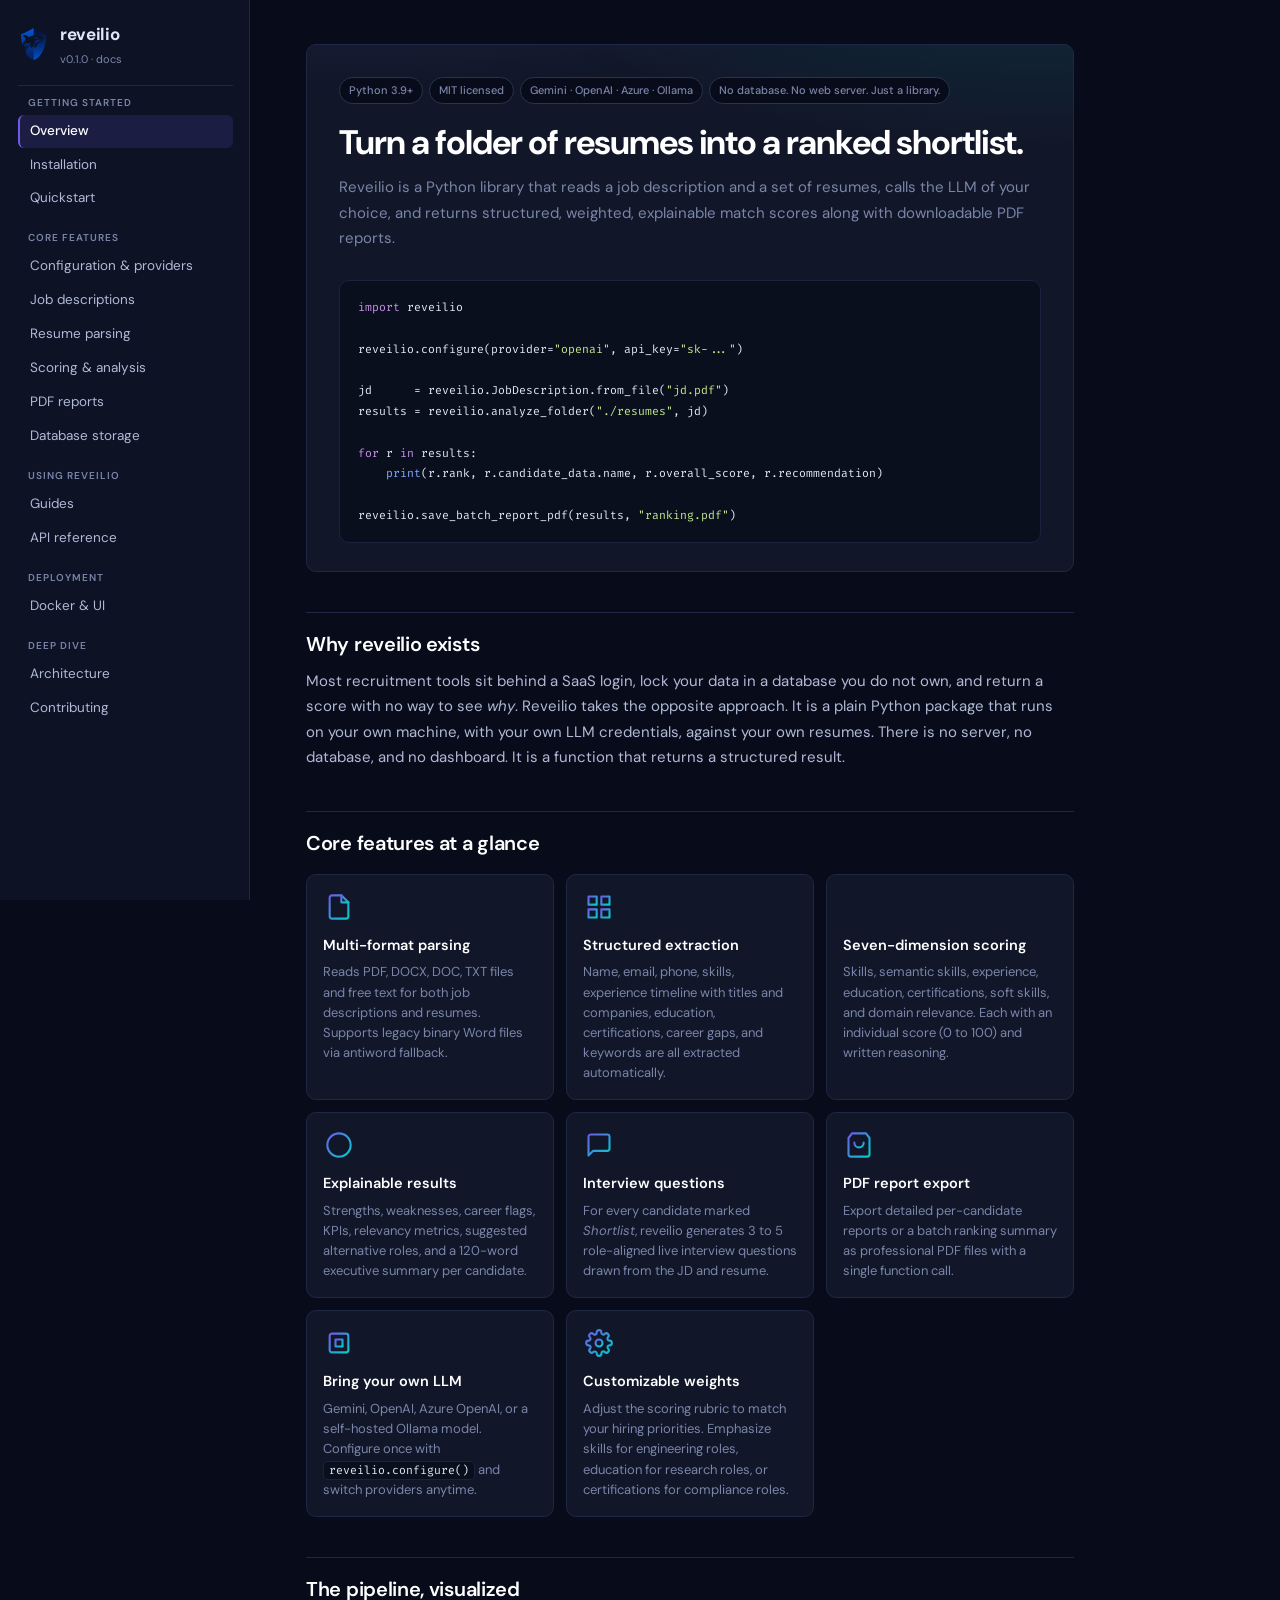
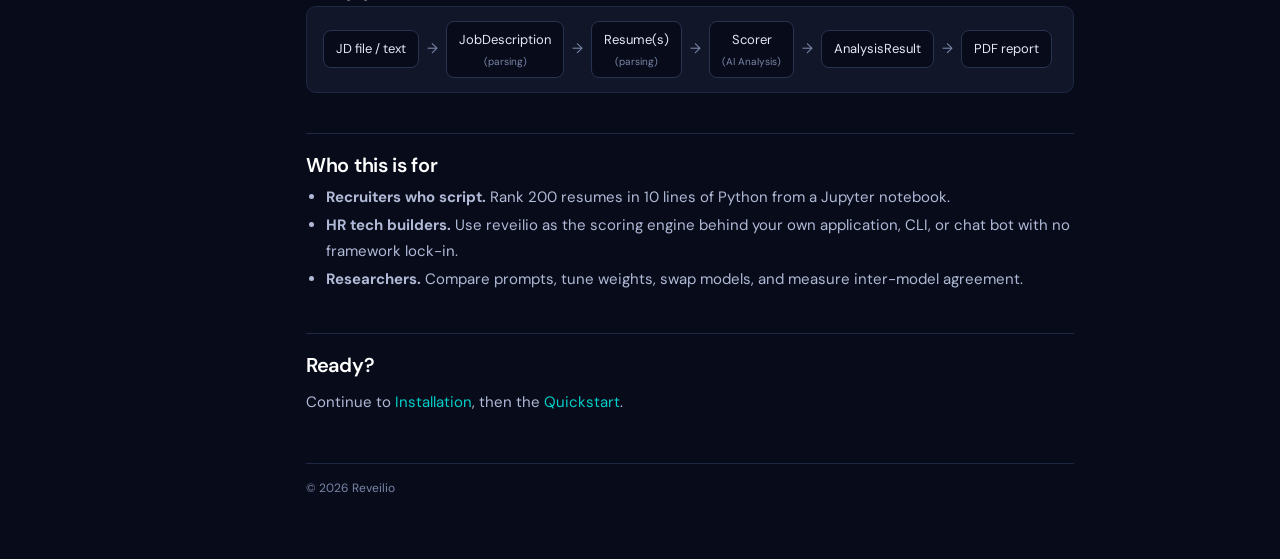
<file: docs/index.html>
<!doctype html>
<html lang="en">
<head>
<meta charset="utf-8" />
<meta name="viewport" content="width=device-width, initial-scale=1" />
<title>Reveilio: LLM-powered resume scoring</title>
<link rel="icon" type="image/png" href="assets/logo.png" />
<link rel="stylesheet" href="assets/style.css" />
</head>
<body>
<div class="layout">
  <aside class="sidebar">
    <div class="brand">
      <img class="logo" src="assets/logo.png" alt="Reveilio logo" />
      <div>
        <h1>reveilio</h1>
        <small>v0.1.0 · docs</small>
      </div>
    </div>
    <nav>
      <div class="section-label">Getting started</div>
      <ul>
        <li><a class="active" href="index.html">Overview</a></li>
        <li><a href="installation.html">Installation</a></li>
        <li><a href="quickstart.html">Quickstart</a></li>
      </ul>
      <div class="section-label">Core features</div>
      <ul>
        <li><a href="configuration.html">Configuration &amp; providers</a></li>
        <li><a href="job-descriptions.html">Job descriptions</a></li>
        <li><a href="resume-parsing.html">Resume parsing</a></li>
        <li><a href="scoring.html">Scoring &amp; analysis</a></li>
        <li><a href="reports.html">PDF reports</a></li>
        <li><a href="database.html">Database storage</a></li>
      </ul>
      <div class="section-label">Using reveilio</div>
      <ul>
        <li><a href="guides.html">Guides</a></li>
        <li><a href="api-reference.html">API reference</a></li>
      </ul>
      <div class="section-label">Deployment</div>
      <ul>
        <li><a href="docker.html">Docker &amp; UI</a></li>
      </ul>
      <div class="section-label">Deep dive</div>
      <ul>
        <li><a href="architecture.html">Architecture</a></li>
        <li><a href="contributing.html">Contributing</a></li>
      </ul>
    </nav>
  </aside>

  <main>
    <section class="hero">
      <div class="badges">
        <span class="badge">Python 3.9+</span>
        <span class="badge">MIT licensed</span>
        <span class="badge">Gemini &middot; OpenAI &middot; Azure &middot; Ollama</span>
        <span class="badge">No database. No web server. Just a library.</span>
      </div>
      <h1>Turn a folder of resumes into a ranked shortlist.</h1>
      <p class="subtitle">
        Reveilio is a Python library that reads a job description and a set of resumes,
        calls the LLM of your choice, and returns structured, weighted, explainable
        match scores along with downloadable PDF reports.
      </p>

<pre><code><span class="tok-k">import</span> reveilio

reveilio.configure(provider=<span class="tok-s">"openai"</span>, api_key=<span class="tok-s">"sk-..."</span>)

jd      = reveilio.JobDescription.from_file(<span class="tok-s">"jd.pdf"</span>)
results = reveilio.analyze_folder(<span class="tok-s">"./resumes"</span>, jd)

<span class="tok-k">for</span> r <span class="tok-k">in</span> results:
    <span class="tok-f">print</span>(r.rank, r.candidate_data.name, r.overall_score, r.recommendation)

reveilio.save_batch_report_pdf(results, <span class="tok-s">"ranking.pdf"</span>)</code></pre>
    </section>

    <h2>Why reveilio exists</h2>
    <p>
      Most recruitment tools sit behind a SaaS login, lock your data in a database you
      do not own, and return a score with no way to see <em>why</em>. Reveilio takes
      the opposite approach. It is a plain Python package that runs on your own machine,
      with your own LLM credentials, against your own resumes. There is no server, no
      database, and no dashboard. It is a function that returns a structured result.
    </p>

    <h2>Core features at a glance</h2>
    <div class="card-grid">
      <div class="card">
        <div class="icon"><svg xmlns="http://www.w3.org/2000/svg" viewBox="0 0 24 24" fill="none" stroke="url(#ig1)" stroke-width="1.8" stroke-linecap="round" stroke-linejoin="round"><defs><linearGradient id="ig1" x1="0" y1="0" x2="1" y2="1"><stop offset="0%" stop-color="#6c5ce7"/><stop offset="100%" stop-color="#00cec9"/></linearGradient></defs><path d="M14 2H6a2 2 0 0 0-2 2v16a2 2 0 0 0 2 2h12a2 2 0 0 0 2-2V8z"/><polyline points="14 2 14 8 20 8"/><line x1="16" y1="13" x2="8" y2="13"/><line x1="16" y1="17" x2="8" y2="17"/><polyline points="10 9 9 9 8 9"/></svg></div>
        <h3>Multi-format parsing</h3>
        <p>Reads PDF, DOCX, DOC, TXT files and free text for both job descriptions and resumes. Supports legacy binary Word files via antiword fallback.</p>
      </div>
      <div class="card">
        <div class="icon"><svg xmlns="http://www.w3.org/2000/svg" viewBox="0 0 24 24" fill="none" stroke="url(#ig2)" stroke-width="1.8" stroke-linecap="round" stroke-linejoin="round"><defs><linearGradient id="ig2" x1="0" y1="0" x2="1" y2="1"><stop offset="0%" stop-color="#6c5ce7"/><stop offset="100%" stop-color="#00cec9"/></linearGradient></defs><rect x="3" y="3" width="7" height="7"/><rect x="14" y="3" width="7" height="7"/><rect x="14" y="14" width="7" height="7"/><rect x="3" y="14" width="7" height="7"/></svg></div>
        <h3>Structured extraction</h3>
        <p>Name, email, phone, skills, experience timeline with titles and companies, education, certifications, career gaps, and keywords are all extracted automatically.</p>
      </div>
      <div class="card">
        <div class="icon"><svg xmlns="http://www.w3.org/2000/svg" viewBox="0 0 24 24" fill="none" stroke="url(#ig3)" stroke-width="1.8" stroke-linecap="round" stroke-linejoin="round"><defs><linearGradient id="ig3" x1="0" y1="0" x2="1" y2="1"><stop offset="0%" stop-color="#6c5ce7"/><stop offset="100%" stop-color="#00cec9"/></linearGradient></defs><line x1="18" y1="20" x2="18" y2="10"/><line x1="12" y1="20" x2="12" y2="4"/><line x1="6" y1="20" x2="6" y2="14"/></svg></div>
        <h3>Seven-dimension scoring</h3>
        <p>Skills, semantic skills, experience, education, certifications, soft skills, and domain relevance. Each with an individual score (0 to 100) and written reasoning.</p>
      </div>
      <div class="card">
        <div class="icon"><svg xmlns="http://www.w3.org/2000/svg" viewBox="0 0 24 24" fill="none" stroke="url(#ig4)" stroke-width="1.8" stroke-linecap="round" stroke-linejoin="round"><defs><linearGradient id="ig4" x1="0" y1="0" x2="1" y2="1"><stop offset="0%" stop-color="#6c5ce7"/><stop offset="100%" stop-color="#00cec9"/></linearGradient></defs><circle cx="12" cy="12" r="10"/><line x1="12" y1="16" x2="12" y2="12"/><line x1="12" y1="8" x2="12.01" y2="8"/></svg></div>
        <h3>Explainable results</h3>
        <p>Strengths, weaknesses, career flags, KPIs, relevancy metrics, suggested alternative roles, and a 120-word executive summary per candidate.</p>
      </div>
      <div class="card">
        <div class="icon"><svg xmlns="http://www.w3.org/2000/svg" viewBox="0 0 24 24" fill="none" stroke="url(#ig5)" stroke-width="1.8" stroke-linecap="round" stroke-linejoin="round"><defs><linearGradient id="ig5" x1="0" y1="0" x2="1" y2="1"><stop offset="0%" stop-color="#6c5ce7"/><stop offset="100%" stop-color="#00cec9"/></linearGradient></defs><path d="M21 15a2 2 0 0 1-2 2H7l-4 4V5a2 2 0 0 1 2-2h14a2 2 0 0 1 2 2z"/></svg></div>
        <h3>Interview questions</h3>
        <p>For every candidate marked <em>Shortlist</em>, reveilio generates 3 to 5 role-aligned live interview questions drawn from the JD and resume.</p>
      </div>
      <div class="card">
        <div class="icon"><svg xmlns="http://www.w3.org/2000/svg" viewBox="0 0 24 24" fill="none" stroke="url(#ig6)" stroke-width="1.8" stroke-linecap="round" stroke-linejoin="round"><defs><linearGradient id="ig6" x1="0" y1="0" x2="1" y2="1"><stop offset="0%" stop-color="#6c5ce7"/><stop offset="100%" stop-color="#00cec9"/></linearGradient></defs><path d="M6 2L3 6v14a2 2 0 0 0 2 2h14a2 2 0 0 0 2-2V6l-3-4z"/><line x1="3" y1="6" x2="21" y2="6"/><path d="M16 10a4 4 0 0 1-8 0"/></svg></div>
        <h3>PDF report export</h3>
        <p>Export detailed per-candidate reports or a batch ranking summary as professional PDF files with a single function call.</p>
      </div>
      <div class="card">
        <div class="icon"><svg xmlns="http://www.w3.org/2000/svg" viewBox="0 0 24 24" fill="none" stroke="url(#ig7)" stroke-width="1.8" stroke-linecap="round" stroke-linejoin="round"><defs><linearGradient id="ig7" x1="0" y1="0" x2="1" y2="1"><stop offset="0%" stop-color="#6c5ce7"/><stop offset="100%" stop-color="#00cec9"/></linearGradient></defs><rect x="4" y="4" width="16" height="16" rx="2" ry="2"/><rect x="9" y="9" width="6" height="6"/><line x1="9" y1="1" x2="9" y2="4"/><line x1="15" y1="1" x2="15" y2="4"/><line x1="9" y1="20" x2="9" y2="23"/><line x1="15" y1="20" x2="15" y2="23"/><line x1="20" y1="9" x2="23" y2="9"/><line x1="20" y1="14" x2="23" y2="14"/><line x1="1" y1="9" x2="4" y2="9"/><line x1="1" y1="14" x2="4" y2="14"/></svg></div>
        <h3>Bring your own LLM</h3>
        <p>Gemini, OpenAI, Azure OpenAI, or a self-hosted Ollama model. Configure once with <code>reveilio.configure()</code> and switch providers anytime.</p>
      </div>
      <div class="card">
        <div class="icon"><svg xmlns="http://www.w3.org/2000/svg" viewBox="0 0 24 24" fill="none" stroke="url(#ig8)" stroke-width="1.8" stroke-linecap="round" stroke-linejoin="round"><defs><linearGradient id="ig8" x1="0" y1="0" x2="1" y2="1"><stop offset="0%" stop-color="#6c5ce7"/><stop offset="100%" stop-color="#00cec9"/></linearGradient></defs><circle cx="12" cy="12" r="3"/><path d="M19.4 15a1.65 1.65 0 0 0 .33 1.82l.06.06a2 2 0 0 1-2.83 2.83l-.06-.06a1.65 1.65 0 0 0-1.82-.33 1.65 1.65 0 0 0-1 1.51V21a2 2 0 0 1-4 0v-.09A1.65 1.65 0 0 0 9 19.4a1.65 1.65 0 0 0-1.82.33l-.06.06a2 2 0 0 1-2.83-2.83l.06-.06A1.65 1.65 0 0 0 4.68 15a1.65 1.65 0 0 0-1.51-1H3a2 2 0 0 1 0-4h.09A1.65 1.65 0 0 0 4.6 9a1.65 1.65 0 0 0-.33-1.82l-.06-.06a2 2 0 0 1 2.83-2.83l.06.06A1.65 1.65 0 0 0 9 4.68a1.65 1.65 0 0 0 1-1.51V3a2 2 0 0 1 4 0v.09a1.65 1.65 0 0 0 1 1.51 1.65 1.65 0 0 0 1.82-.33l.06-.06a2 2 0 0 1 2.83 2.83l-.06.06A1.65 1.65 0 0 0 19.4 9a1.65 1.65 0 0 0 1.51 1H21a2 2 0 0 1 0 4h-.09a1.65 1.65 0 0 0-1.51 1z"/></svg></div>
        <h3>Customizable weights</h3>
        <p>Adjust the scoring rubric to match your hiring priorities. Emphasize skills for engineering roles, education for research roles, or certifications for compliance roles.</p>
      </div>
    </div>

    <h2>The pipeline, visualized</h2>
    <div class="flow">
      <div class="step">JD file / text</div>
      <div class="arrow">&#8594;</div>
      <div class="step">JobDescription<br/><small>(parsing)</small></div>
      <div class="arrow">&#8594;</div>
      <div class="step">Resume(s)<br/><small>(parsing)</small></div>
      <div class="arrow">&#8594;</div>
      <div class="step">Scorer<br/><small>(AI Analysis)</small></div>
      <div class="arrow">&#8594;</div>
      <div class="step">AnalysisResult</div>
      <div class="arrow">&#8594;</div>
      <div class="step">PDF report</div>
    </div>

    <h2>Who this is for</h2>
    <ul>
      <li><strong>Recruiters who script.</strong> Rank 200 resumes in 10 lines of Python from a Jupyter notebook.</li>
      <li><strong>HR tech builders.</strong> Use reveilio as the scoring engine behind your own application, CLI, or chat bot with no framework lock-in.</li>
      <li><strong>Researchers.</strong> Compare prompts, tune weights, swap models, and measure inter-model agreement.</li>
    </ul>

    <h2>Ready?</h2>
    <p>Continue to <a href="installation.html">Installation</a>, then the <a href="quickstart.html">Quickstart</a>.</p>

    <footer>&copy; 2026 Reveilio</footer>
  </main>
</div>
<script>
document.addEventListener('DOMContentLoaded', function() {
  document.querySelectorAll('pre').forEach(function(pre) {
    var btn = document.createElement('button');
    btn.className = 'copy-btn';
    btn.textContent = 'Copy';
    btn.addEventListener('click', function() {
      var code = pre.querySelector('code');
      var text = (code || pre).textContent;
      navigator.clipboard.writeText(text).then(function() {
        btn.textContent = 'Copied';
        btn.classList.add('copied');
        setTimeout(function() {
          btn.textContent = 'Copy';
          btn.classList.remove('copied');
        }, 1500);
      });
    });
    pre.appendChild(btn);
  });
});
</script>
</body>
</html>
</file>
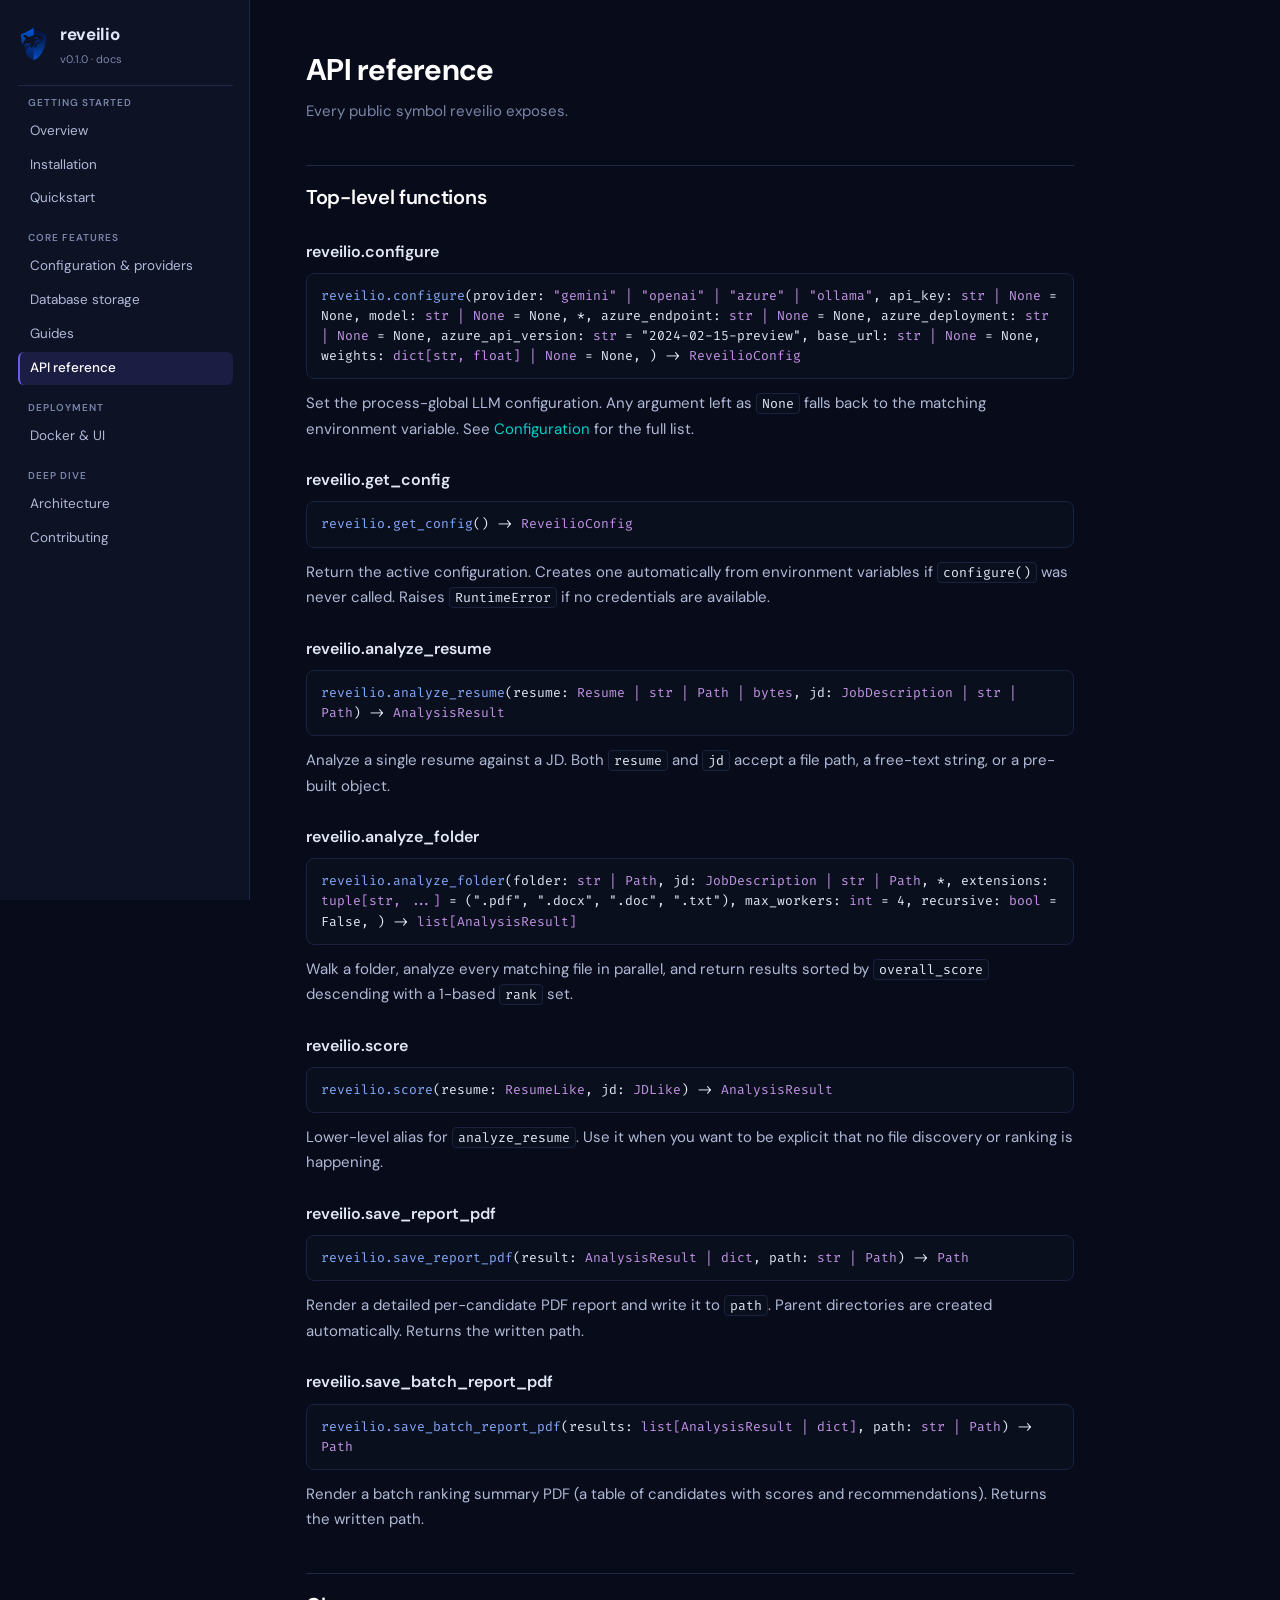
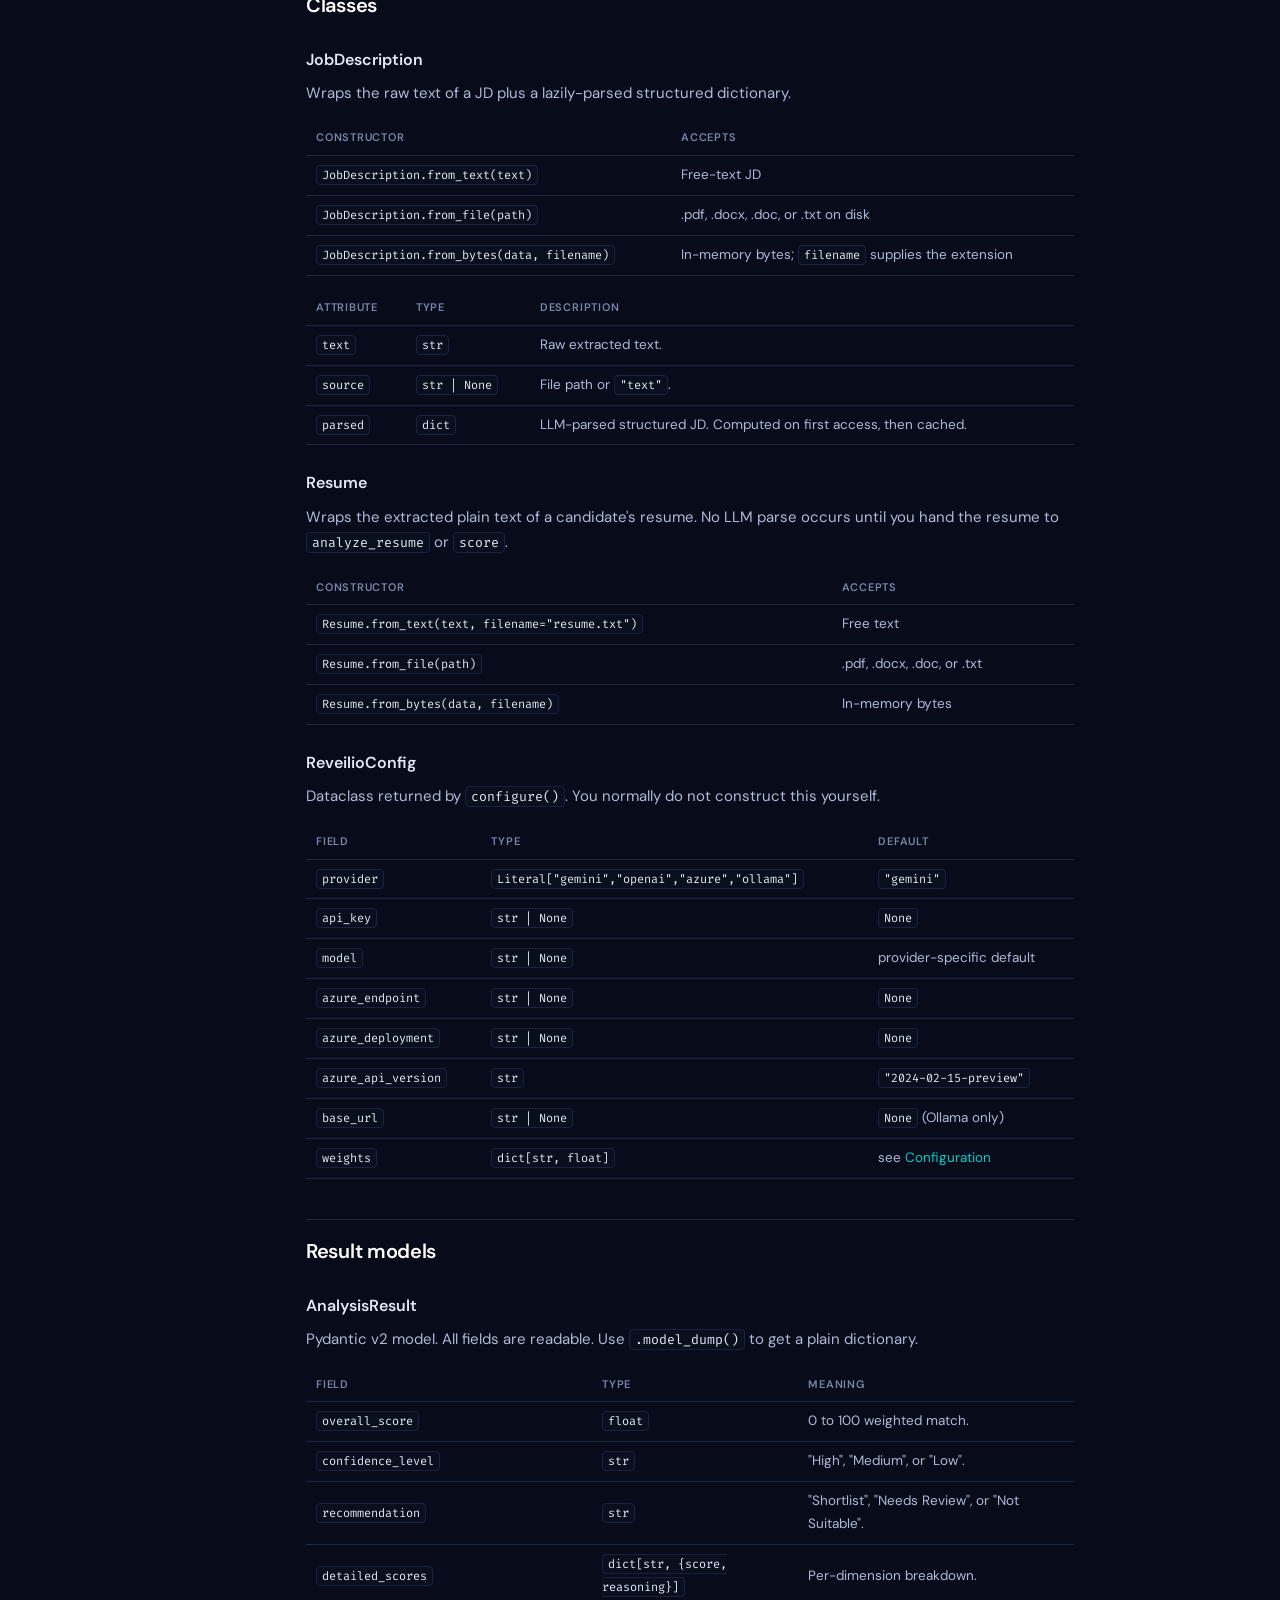
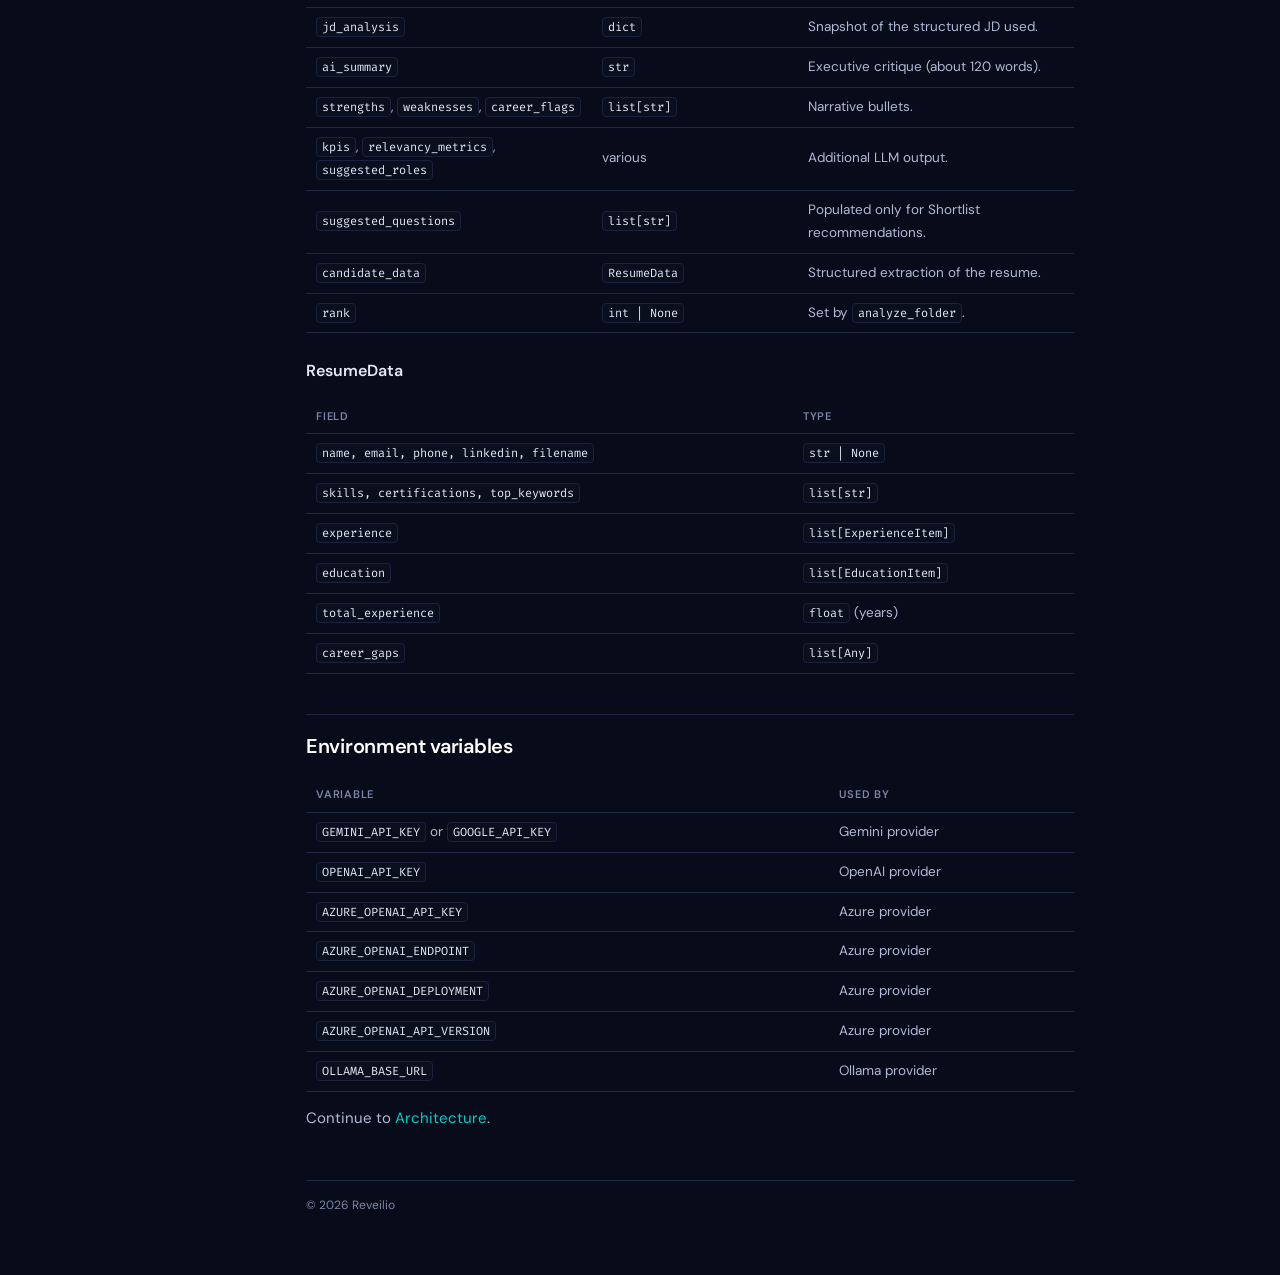
<file: docs/api-reference.html>
<!doctype html>
<html lang="en">
<head>
<meta charset="utf-8" />
<meta name="viewport" content="width=device-width, initial-scale=1" />
<title>API reference | reveilio</title>
<link rel="icon" type="image/png" href="assets/logo.png" />
<link rel="stylesheet" href="assets/style.css" />
</head>
<body>
<div class="layout">
  <aside class="sidebar">
    <div class="brand"><img class="logo" src="assets/logo.png" alt="Reveilio logo" /><div><h1>reveilio</h1><small>v0.1.0 · docs</small></div></div>
    <nav>
      <div class="section-label">Getting started</div>
      <ul>
        <li><a href="index.html">Overview</a></li>
        <li><a href="installation.html">Installation</a></li>
        <li><a href="quickstart.html">Quickstart</a></li>
      </ul>
      <div class="section-label">Core features</div>
      <ul>
        <li><a href="configuration.html">Configuration &amp; providers</a></li>
        <li><a href="database.html">Database storage</a></li>
        <li><a href="guides.html">Guides</a></li>
        <li><a class="active" href="api-reference.html">API reference</a></li>
      </ul>
      <div class="section-label">Deployment</div>
      <ul>
        <li><a href="docker.html">Docker &amp; UI</a></li>
      </ul>
      <div class="section-label">Deep dive</div>
      <ul>
        <li><a href="architecture.html">Architecture</a></li>
        <li><a href="contributing.html">Contributing</a></li>
      </ul>
    </nav>
  </aside>
  <main>
    <h1>API reference</h1>
    <p class="subtitle">Every public symbol reveilio exposes.</p>

    <h2>Top-level functions</h2>

    <h3>reveilio.configure</h3>
    <div class="sig">
<span class="name">reveilio.configure</span>(provider: <span class="type">"gemini" | "openai" | "azure" | "ollama"</span>,
    api_key: <span class="type">str | None</span> = None,
    model: <span class="type">str | None</span> = None,
    *,
    azure_endpoint: <span class="type">str | None</span> = None,
    azure_deployment: <span class="type">str | None</span> = None,
    azure_api_version: <span class="type">str</span> = "2024-02-15-preview",
    base_url: <span class="type">str | None</span> = None,
    weights: <span class="type">dict[str, float] | None</span> = None,
) -&gt; <span class="type">ReveilioConfig</span>
    </div>
    <p>Set the process-global LLM configuration. Any argument left as <code>None</code>
      falls back to the matching environment variable. See
      <a href="configuration.html">Configuration</a> for the full list.</p>

    <h3>reveilio.get_config</h3>
    <div class="sig"><span class="name">reveilio.get_config</span>() -&gt; <span class="type">ReveilioConfig</span></div>
    <p>Return the active configuration. Creates one automatically from environment
      variables if <code>configure()</code> was never called. Raises
      <code>RuntimeError</code> if no credentials are available.</p>

    <h3>reveilio.analyze_resume</h3>
    <div class="sig">
<span class="name">reveilio.analyze_resume</span>(resume: <span class="type">Resume | str | Path | bytes</span>,
    jd: <span class="type">JobDescription | str | Path</span>) -&gt; <span class="type">AnalysisResult</span>
    </div>
    <p>Analyze a single resume against a JD. Both <code>resume</code> and <code>jd</code>
      accept a file path, a free-text string, or a pre-built object.</p>

    <h3>reveilio.analyze_folder</h3>
    <div class="sig">
<span class="name">reveilio.analyze_folder</span>(folder: <span class="type">str | Path</span>,
    jd: <span class="type">JobDescription | str | Path</span>,
    *,
    extensions: <span class="type">tuple[str, ...]</span> = (".pdf", ".docx", ".doc", ".txt"),
    max_workers: <span class="type">int</span> = 4,
    recursive: <span class="type">bool</span> = False,
) -&gt; <span class="type">list[AnalysisResult]</span>
    </div>
    <p>Walk a folder, analyze every matching file in parallel, and return results sorted
      by <code>overall_score</code> descending with a 1-based <code>rank</code> set.</p>

    <h3>reveilio.score</h3>
    <div class="sig">
<span class="name">reveilio.score</span>(resume: <span class="type">ResumeLike</span>, jd: <span class="type">JDLike</span>) -&gt; <span class="type">AnalysisResult</span>
    </div>
    <p>Lower-level alias for <code>analyze_resume</code>. Use it when you want to be
      explicit that no file discovery or ranking is happening.</p>

    <h3>reveilio.save_report_pdf</h3>
    <div class="sig">
<span class="name">reveilio.save_report_pdf</span>(result: <span class="type">AnalysisResult | dict</span>,
    path: <span class="type">str | Path</span>) -&gt; <span class="type">Path</span>
    </div>
    <p>Render a detailed per-candidate PDF report and write it to <code>path</code>.
      Parent directories are created automatically. Returns the written path.</p>

    <h3>reveilio.save_batch_report_pdf</h3>
    <div class="sig">
<span class="name">reveilio.save_batch_report_pdf</span>(results: <span class="type">list[AnalysisResult | dict]</span>,
    path: <span class="type">str | Path</span>) -&gt; <span class="type">Path</span>
    </div>
    <p>Render a batch ranking summary PDF (a table of candidates with scores and
      recommendations). Returns the written path.</p>

    <h2>Classes</h2>

    <h3>JobDescription</h3>
    <p>Wraps the raw text of a JD plus a lazily-parsed structured dictionary.</p>
    <table>
      <thead><tr><th>Constructor</th><th>Accepts</th></tr></thead>
      <tbody>
        <tr><td><code>JobDescription.from_text(text)</code></td><td>Free-text JD</td></tr>
        <tr><td><code>JobDescription.from_file(path)</code></td><td>.pdf, .docx, .doc, or .txt on disk</td></tr>
        <tr><td><code>JobDescription.from_bytes(data, filename)</code></td><td>In-memory bytes; <code>filename</code> supplies the extension</td></tr>
      </tbody>
    </table>
    <table>
      <thead><tr><th>Attribute</th><th>Type</th><th>Description</th></tr></thead>
      <tbody>
        <tr><td><code>text</code></td><td><code>str</code></td><td>Raw extracted text.</td></tr>
        <tr><td><code>source</code></td><td><code>str | None</code></td><td>File path or <code>"text"</code>.</td></tr>
        <tr><td><code>parsed</code></td><td><code>dict</code></td><td>LLM-parsed structured JD. Computed on first access, then cached.</td></tr>
      </tbody>
    </table>

    <h3>Resume</h3>
    <p>Wraps the extracted plain text of a candidate's resume. No LLM parse occurs until
      you hand the resume to <code>analyze_resume</code> or <code>score</code>.</p>
    <table>
      <thead><tr><th>Constructor</th><th>Accepts</th></tr></thead>
      <tbody>
        <tr><td><code>Resume.from_text(text, filename="resume.txt")</code></td><td>Free text</td></tr>
        <tr><td><code>Resume.from_file(path)</code></td><td>.pdf, .docx, .doc, or .txt</td></tr>
        <tr><td><code>Resume.from_bytes(data, filename)</code></td><td>In-memory bytes</td></tr>
      </tbody>
    </table>

    <h3>ReveilioConfig</h3>
    <p>Dataclass returned by <code>configure()</code>. You normally do not construct this
      yourself.</p>
    <table>
      <thead><tr><th>Field</th><th>Type</th><th>Default</th></tr></thead>
      <tbody>
        <tr><td><code>provider</code></td><td><code>Literal["gemini","openai","azure","ollama"]</code></td><td><code>"gemini"</code></td></tr>
        <tr><td><code>api_key</code></td><td><code>str | None</code></td><td><code>None</code></td></tr>
        <tr><td><code>model</code></td><td><code>str | None</code></td><td>provider-specific default</td></tr>
        <tr><td><code>azure_endpoint</code></td><td><code>str | None</code></td><td><code>None</code></td></tr>
        <tr><td><code>azure_deployment</code></td><td><code>str | None</code></td><td><code>None</code></td></tr>
        <tr><td><code>azure_api_version</code></td><td><code>str</code></td><td><code>"2024-02-15-preview"</code></td></tr>
        <tr><td><code>base_url</code></td><td><code>str | None</code></td><td><code>None</code> (Ollama only)</td></tr>
        <tr><td><code>weights</code></td><td><code>dict[str, float]</code></td><td>see <a href="configuration.html">Configuration</a></td></tr>
      </tbody>
    </table>

    <h2>Result models</h2>

    <h3>AnalysisResult</h3>
    <p>Pydantic v2 model. All fields are readable. Use <code>.model_dump()</code> to get a
      plain dictionary.</p>
    <table>
      <thead><tr><th>Field</th><th>Type</th><th>Meaning</th></tr></thead>
      <tbody>
        <tr><td><code>overall_score</code></td><td><code>float</code></td><td>0 to 100 weighted match.</td></tr>
        <tr><td><code>confidence_level</code></td><td><code>str</code></td><td>"High", "Medium", or "Low".</td></tr>
        <tr><td><code>recommendation</code></td><td><code>str</code></td><td>"Shortlist", "Needs Review", or "Not Suitable".</td></tr>
        <tr><td><code>detailed_scores</code></td><td><code>dict[str, {score, reasoning}]</code></td><td>Per-dimension breakdown.</td></tr>
        <tr><td><code>jd_analysis</code></td><td><code>dict</code></td><td>Snapshot of the structured JD used.</td></tr>
        <tr><td><code>ai_summary</code></td><td><code>str</code></td><td>Executive critique (about 120 words).</td></tr>
        <tr><td><code>strengths</code>, <code>weaknesses</code>, <code>career_flags</code></td><td><code>list[str]</code></td><td>Narrative bullets.</td></tr>
        <tr><td><code>kpis</code>, <code>relevancy_metrics</code>, <code>suggested_roles</code></td><td>various</td><td>Additional LLM output.</td></tr>
        <tr><td><code>suggested_questions</code></td><td><code>list[str]</code></td><td>Populated only for Shortlist recommendations.</td></tr>
        <tr><td><code>candidate_data</code></td><td><code>ResumeData</code></td><td>Structured extraction of the resume.</td></tr>
        <tr><td><code>rank</code></td><td><code>int | None</code></td><td>Set by <code>analyze_folder</code>.</td></tr>
      </tbody>
    </table>

    <h3>ResumeData</h3>
    <table>
      <thead><tr><th>Field</th><th>Type</th></tr></thead>
      <tbody>
        <tr><td><code>name, email, phone, linkedin, filename</code></td><td><code>str | None</code></td></tr>
        <tr><td><code>skills, certifications, top_keywords</code></td><td><code>list[str]</code></td></tr>
        <tr><td><code>experience</code></td><td><code>list[ExperienceItem]</code></td></tr>
        <tr><td><code>education</code></td><td><code>list[EducationItem]</code></td></tr>
        <tr><td><code>total_experience</code></td><td><code>float</code> (years)</td></tr>
        <tr><td><code>career_gaps</code></td><td><code>list[Any]</code></td></tr>
      </tbody>
    </table>

    <h2>Environment variables</h2>
    <table>
      <thead><tr><th>Variable</th><th>Used by</th></tr></thead>
      <tbody>
        <tr><td><code>GEMINI_API_KEY</code> or <code>GOOGLE_API_KEY</code></td><td>Gemini provider</td></tr>
        <tr><td><code>OPENAI_API_KEY</code></td><td>OpenAI provider</td></tr>
        <tr><td><code>AZURE_OPENAI_API_KEY</code></td><td>Azure provider</td></tr>
        <tr><td><code>AZURE_OPENAI_ENDPOINT</code></td><td>Azure provider</td></tr>
        <tr><td><code>AZURE_OPENAI_DEPLOYMENT</code></td><td>Azure provider</td></tr>
        <tr><td><code>AZURE_OPENAI_API_VERSION</code></td><td>Azure provider</td></tr>
        <tr><td><code>OLLAMA_BASE_URL</code></td><td>Ollama provider</td></tr>
      </tbody>
    </table>

    <p>Continue to <a href="architecture.html">Architecture</a>.</p>
    <footer>© 2026 Reveilio</footer>
  </main>
</div>
<script>
document.addEventListener('DOMContentLoaded', function() {
  document.querySelectorAll('pre').forEach(function(pre) {
    var btn = document.createElement('button');
    btn.className = 'copy-btn';
    btn.textContent = 'Copy';
    btn.addEventListener('click', function() {
      var code = pre.querySelector('code');
      var text = (code || pre).textContent;
      navigator.clipboard.writeText(text).then(function() {
        btn.textContent = 'Copied';
        btn.classList.add('copied');
        setTimeout(function() {
          btn.textContent = 'Copy';
          btn.classList.remove('copied');
        }, 1500);
      });
    });
    pre.appendChild(btn);
  });
});
</script>
</body>
</html>
</file>
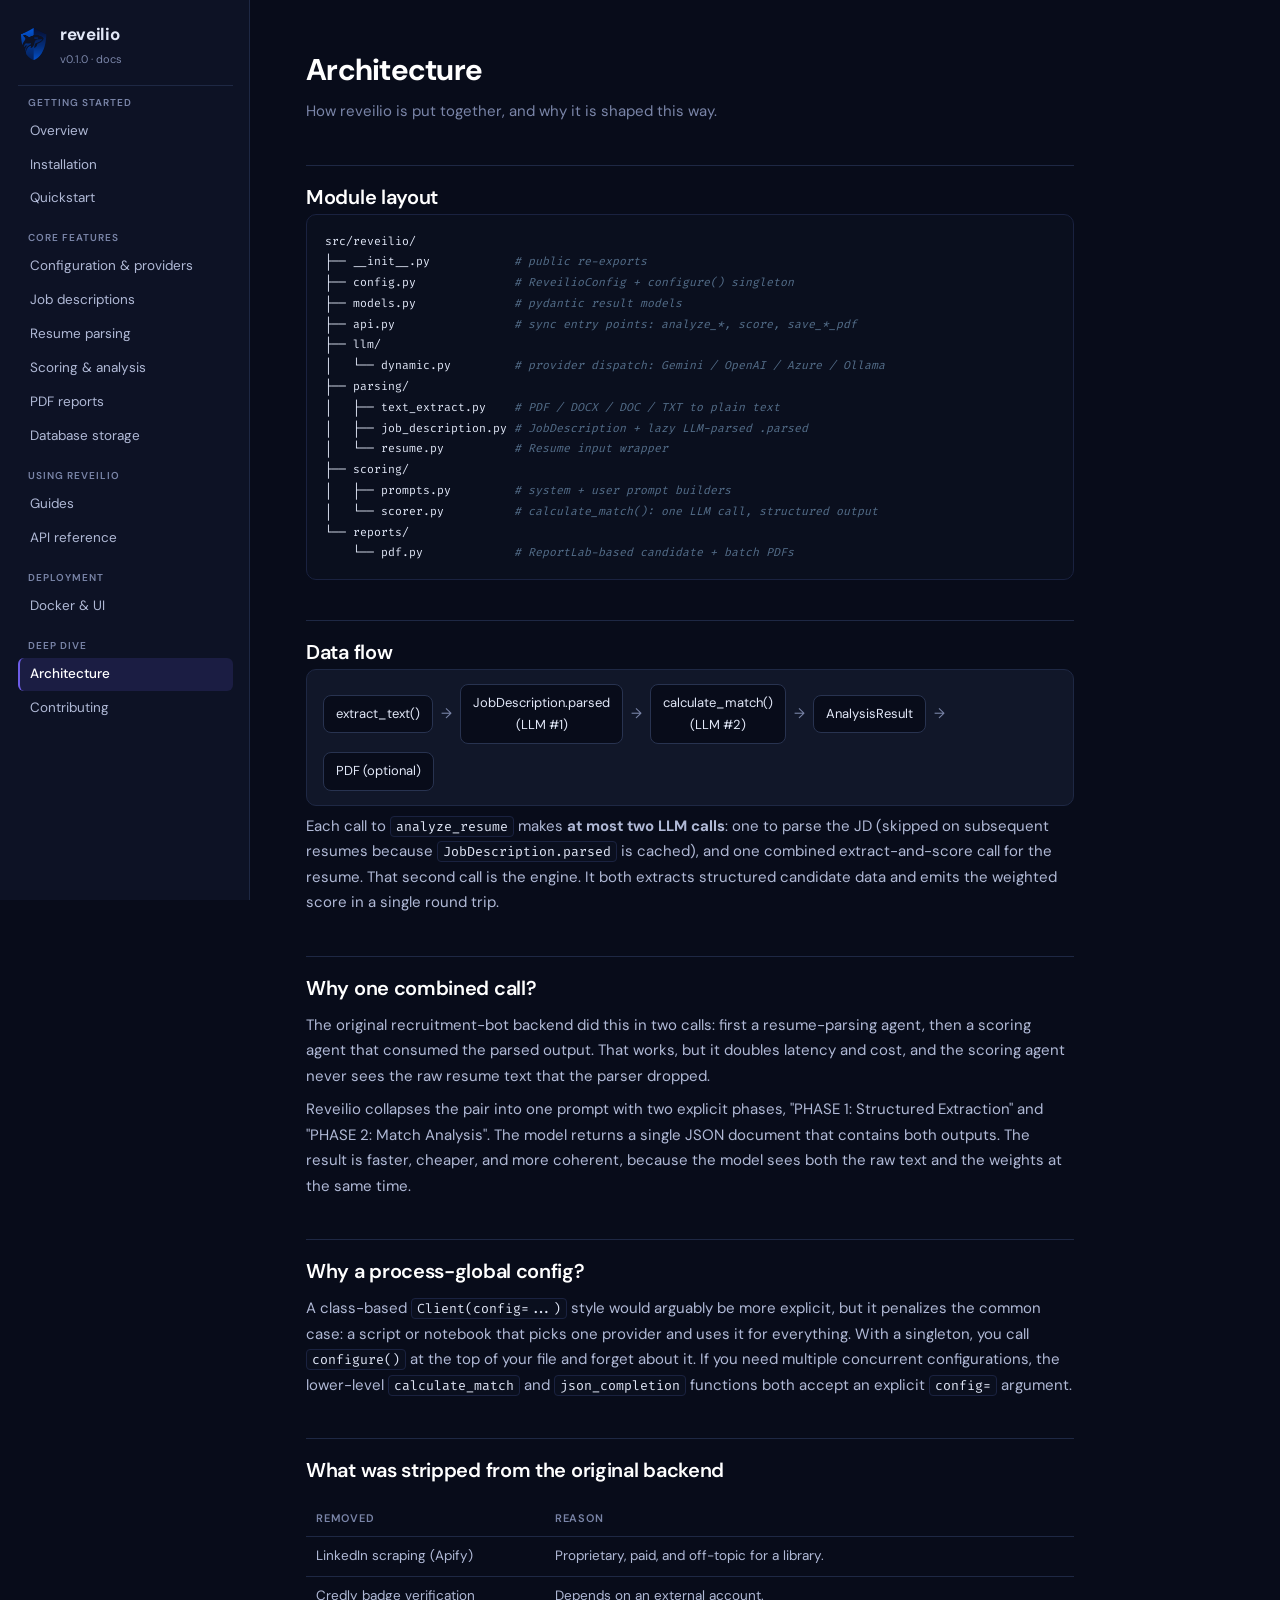
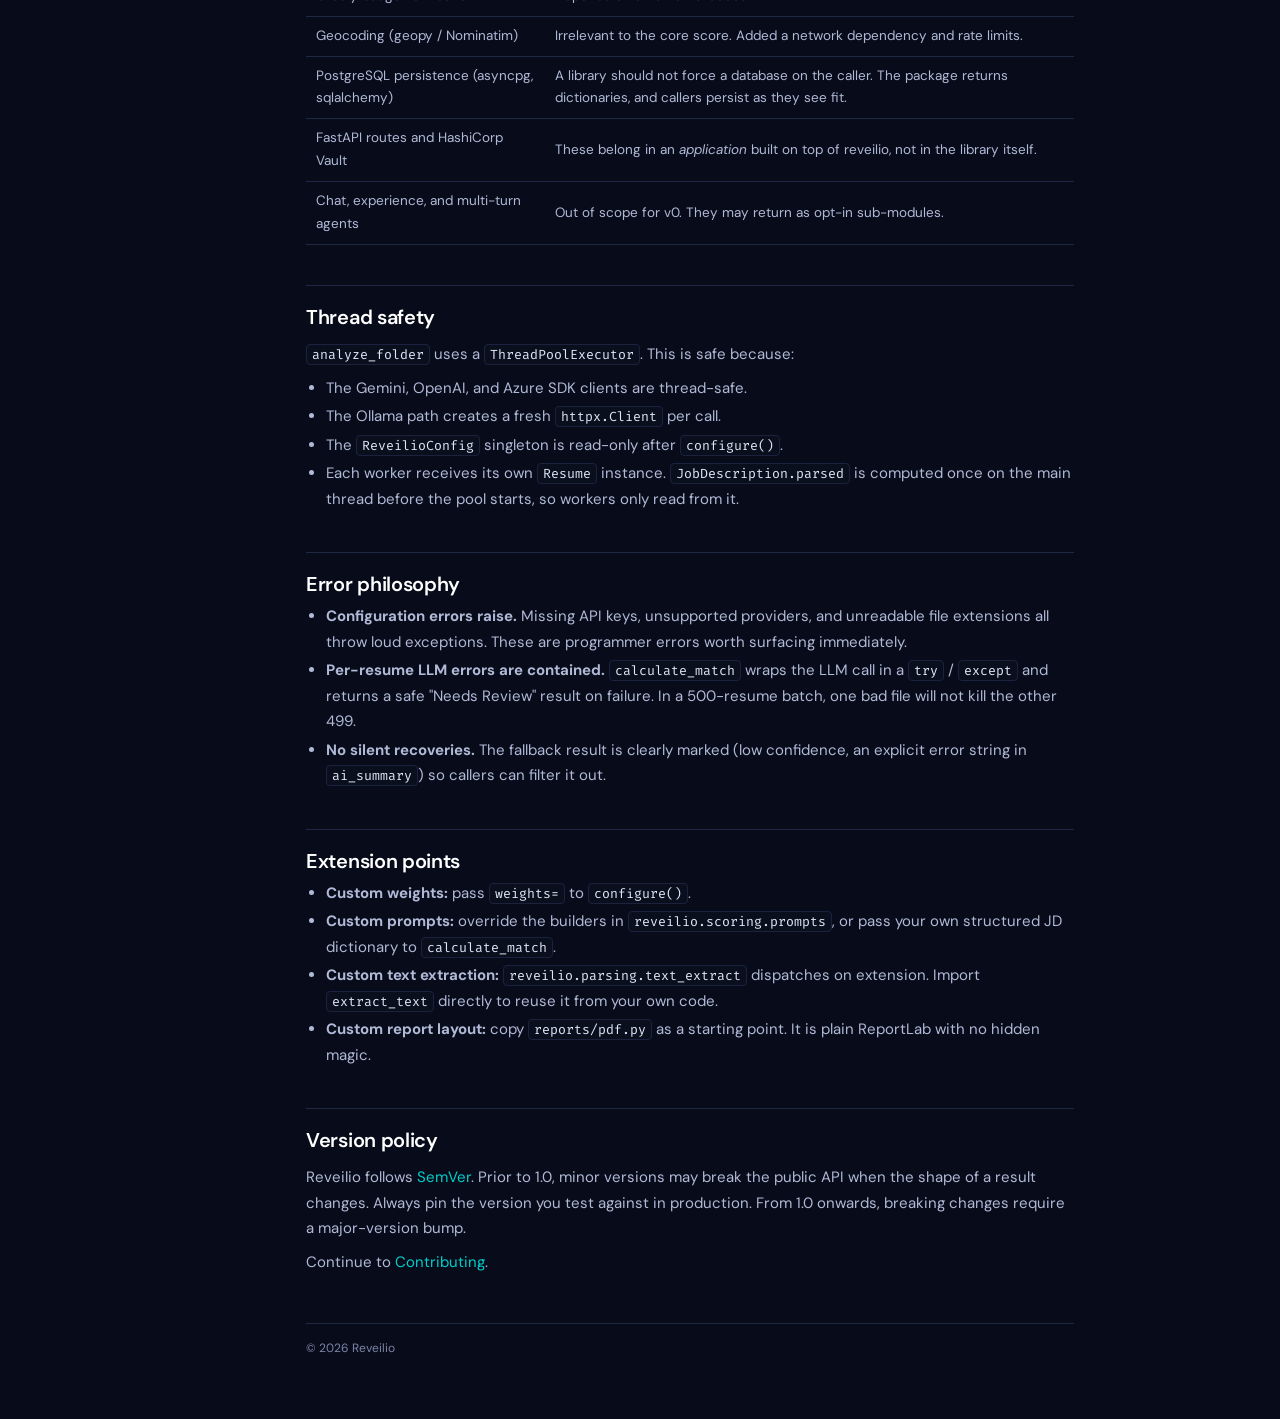
<file: docs/architecture.html>
<!doctype html>
<html lang="en">
<head>
<meta charset="utf-8" />
<meta name="viewport" content="width=device-width, initial-scale=1" />
<title>Architecture | reveilio</title>
<link rel="icon" type="image/png" href="assets/logo.png" />
<link rel="stylesheet" href="assets/style.css" />
</head>
<body>
<div class="layout">
  <aside class="sidebar">
    <div class="brand"><img class="logo" src="assets/logo.png" alt="Reveilio logo" /><div><h1>reveilio</h1><small>v0.1.0 · docs</small></div></div>
    <nav>
      <div class="section-label">Getting started</div>
      <ul>
        <li><a href="index.html">Overview</a></li>
        <li><a href="installation.html">Installation</a></li>
        <li><a href="quickstart.html">Quickstart</a></li>
      </ul>
      <div class="section-label">Core features</div>
      <ul>
        <li><a href="configuration.html">Configuration &amp; providers</a></li>
        <li><a href="job-descriptions.html">Job descriptions</a></li>
        <li><a href="resume-parsing.html">Resume parsing</a></li>
        <li><a href="scoring.html">Scoring &amp; analysis</a></li>
        <li><a href="reports.html">PDF reports</a></li>
        <li><a href="database.html">Database storage</a></li>
      </ul>
      <div class="section-label">Using reveilio</div>
      <ul>
        <li><a href="guides.html">Guides</a></li>
        <li><a href="api-reference.html">API reference</a></li>
      </ul>
      <div class="section-label">Deployment</div>
      <ul>
        <li><a href="docker.html">Docker &amp; UI</a></li>
      </ul>
      <div class="section-label">Deep dive</div>
      <ul>
        <li><a class="active" href="architecture.html">Architecture</a></li>
        <li><a href="contributing.html">Contributing</a></li>
      </ul>
    </nav>
  </aside>
  <main>
    <h1>Architecture</h1>
    <p class="subtitle">How reveilio is put together, and why it is shaped this way.</p>

    <h2>Module layout</h2>
<pre><code>src/reveilio/
├── __init__.py            <span class="tok-c"># public re-exports</span>
├── config.py              <span class="tok-c"># ReveilioConfig + configure() singleton</span>
├── models.py              <span class="tok-c"># pydantic result models</span>
├── api.py                 <span class="tok-c"># sync entry points: analyze_*, score, save_*_pdf</span>
├── llm/
│   └── dynamic.py         <span class="tok-c"># provider dispatch: Gemini / OpenAI / Azure / Ollama</span>
├── parsing/
│   ├── text_extract.py    <span class="tok-c"># PDF / DOCX / DOC / TXT to plain text</span>
│   ├── job_description.py <span class="tok-c"># JobDescription + lazy LLM-parsed .parsed</span>
│   └── resume.py          <span class="tok-c"># Resume input wrapper</span>
├── scoring/
│   ├── prompts.py         <span class="tok-c"># system + user prompt builders</span>
│   └── scorer.py          <span class="tok-c"># calculate_match(): one LLM call, structured output</span>
└── reports/
    └── pdf.py             <span class="tok-c"># ReportLab-based candidate + batch PDFs</span>
</code></pre>

    <h2>Data flow</h2>
    <div class="flow">
      <div class="step">extract_text()</div>
      <div class="arrow">→</div>
      <div class="step">JobDescription.parsed<br/>(LLM #1)</div>
      <div class="arrow">→</div>
      <div class="step">calculate_match()<br/>(LLM #2)</div>
      <div class="arrow">→</div>
      <div class="step">AnalysisResult</div>
      <div class="arrow">→</div>
      <div class="step">PDF (optional)</div>
    </div>
    <p>
      Each call to <code>analyze_resume</code> makes <strong>at most two LLM calls</strong>:
      one to parse the JD (skipped on subsequent resumes because
      <code>JobDescription.parsed</code> is cached), and one combined extract-and-score
      call for the resume. That second call is the engine. It both extracts structured
      candidate data and emits the weighted score in a single round trip.
    </p>

    <h2>Why one combined call?</h2>
    <p>
      The original recruitment-bot backend did this in two calls: first a resume-parsing
      agent, then a scoring agent that consumed the parsed output. That works, but it
      doubles latency and cost, and the scoring agent never sees the raw resume text that
      the parser dropped.
    </p>
    <p>
      Reveilio collapses the pair into one prompt with two explicit phases,
      "PHASE 1: Structured Extraction" and "PHASE 2: Match Analysis". The model returns a
      single JSON document that contains both outputs. The result is faster, cheaper, and
      more coherent, because the model sees both the raw text and the weights at the same
      time.
    </p>

    <h2>Why a process-global config?</h2>
    <p>
      A class-based <code>Client(config=...)</code> style would arguably be more explicit,
      but it penalizes the common case: a script or notebook that picks one provider and
      uses it for everything. With a singleton, you call <code>configure()</code> at the
      top of your file and forget about it. If you need multiple concurrent configurations,
      the lower-level <code>calculate_match</code> and <code>json_completion</code>
      functions both accept an explicit <code>config=</code> argument.
    </p>

    <h2>What was stripped from the original backend</h2>
    <table>
      <thead><tr><th>Removed</th><th>Reason</th></tr></thead>
      <tbody>
        <tr><td>LinkedIn scraping (Apify)</td><td>Proprietary, paid, and off-topic for a library.</td></tr>
        <tr><td>Credly badge verification</td><td>Depends on an external account.</td></tr>
        <tr><td>Geocoding (geopy / Nominatim)</td><td>Irrelevant to the core score. Added a network dependency and rate limits.</td></tr>
        <tr><td>PostgreSQL persistence (asyncpg, sqlalchemy)</td><td>A library should not force a database on the caller. The package returns dictionaries, and callers persist as they see fit.</td></tr>
        <tr><td>FastAPI routes and HashiCorp Vault</td><td>These belong in an <em>application</em> built on top of reveilio, not in the library itself.</td></tr>
        <tr><td>Chat, experience, and multi-turn agents</td><td>Out of scope for v0. They may return as opt-in sub-modules.</td></tr>
      </tbody>
    </table>

    <h2>Thread safety</h2>
    <p>
      <code>analyze_folder</code> uses a <code>ThreadPoolExecutor</code>. This is safe
      because:
    </p>
    <ul>
      <li>The Gemini, OpenAI, and Azure SDK clients are thread-safe.</li>
      <li>The Ollama path creates a fresh <code>httpx.Client</code> per call.</li>
      <li>The <code>ReveilioConfig</code> singleton is read-only after <code>configure()</code>.</li>
      <li>Each worker receives its own <code>Resume</code> instance.
        <code>JobDescription.parsed</code> is computed once on the main thread before the
        pool starts, so workers only read from it.</li>
    </ul>

    <h2>Error philosophy</h2>
    <ul>
      <li><strong>Configuration errors raise.</strong> Missing API keys, unsupported
        providers, and unreadable file extensions all throw loud exceptions. These are
        programmer errors worth surfacing immediately.</li>
      <li><strong>Per-resume LLM errors are contained.</strong> <code>calculate_match</code>
        wraps the LLM call in a <code>try</code> / <code>except</code> and returns a safe
        "Needs Review" result on failure. In a 500-resume batch, one bad file will not
        kill the other 499.</li>
      <li><strong>No silent recoveries.</strong> The fallback result is clearly marked
        (low confidence, an explicit error string in <code>ai_summary</code>) so callers
        can filter it out.</li>
    </ul>

    <h2>Extension points</h2>
    <ul>
      <li><strong>Custom weights:</strong> pass <code>weights=</code> to <code>configure()</code>.</li>
      <li><strong>Custom prompts:</strong> override the builders in
        <code>reveilio.scoring.prompts</code>, or pass your own structured JD dictionary to
        <code>calculate_match</code>.</li>
      <li><strong>Custom text extraction:</strong> <code>reveilio.parsing.text_extract</code>
        dispatches on extension. Import <code>extract_text</code> directly to reuse it
        from your own code.</li>
      <li><strong>Custom report layout:</strong> copy <code>reports/pdf.py</code> as a
        starting point. It is plain ReportLab with no hidden magic.</li>
    </ul>

    <h2>Version policy</h2>
    <p>
      Reveilio follows <a href="https://semver.org" target="_blank" rel="noreferrer">SemVer</a>.
      Prior to 1.0, minor versions may break the public API when the shape of a result
      changes. Always pin the version you test against in production. From 1.0 onwards,
      breaking changes require a major-version bump.
    </p>

    <p>Continue to <a href="contributing.html">Contributing</a>.</p>
    <footer>© 2026 Reveilio</footer>
  </main>
</div>
<script>
document.addEventListener('DOMContentLoaded', function() {
  document.querySelectorAll('pre').forEach(function(pre) {
    var btn = document.createElement('button');
    btn.className = 'copy-btn';
    btn.textContent = 'Copy';
    btn.addEventListener('click', function() {
      var code = pre.querySelector('code');
      var text = (code || pre).textContent;
      navigator.clipboard.writeText(text).then(function() {
        btn.textContent = 'Copied';
        btn.classList.add('copied');
        setTimeout(function() {
          btn.textContent = 'Copy';
          btn.classList.remove('copied');
        }, 1500);
      });
    });
    pre.appendChild(btn);
  });
});
</script>
</body>
</html>
</file>
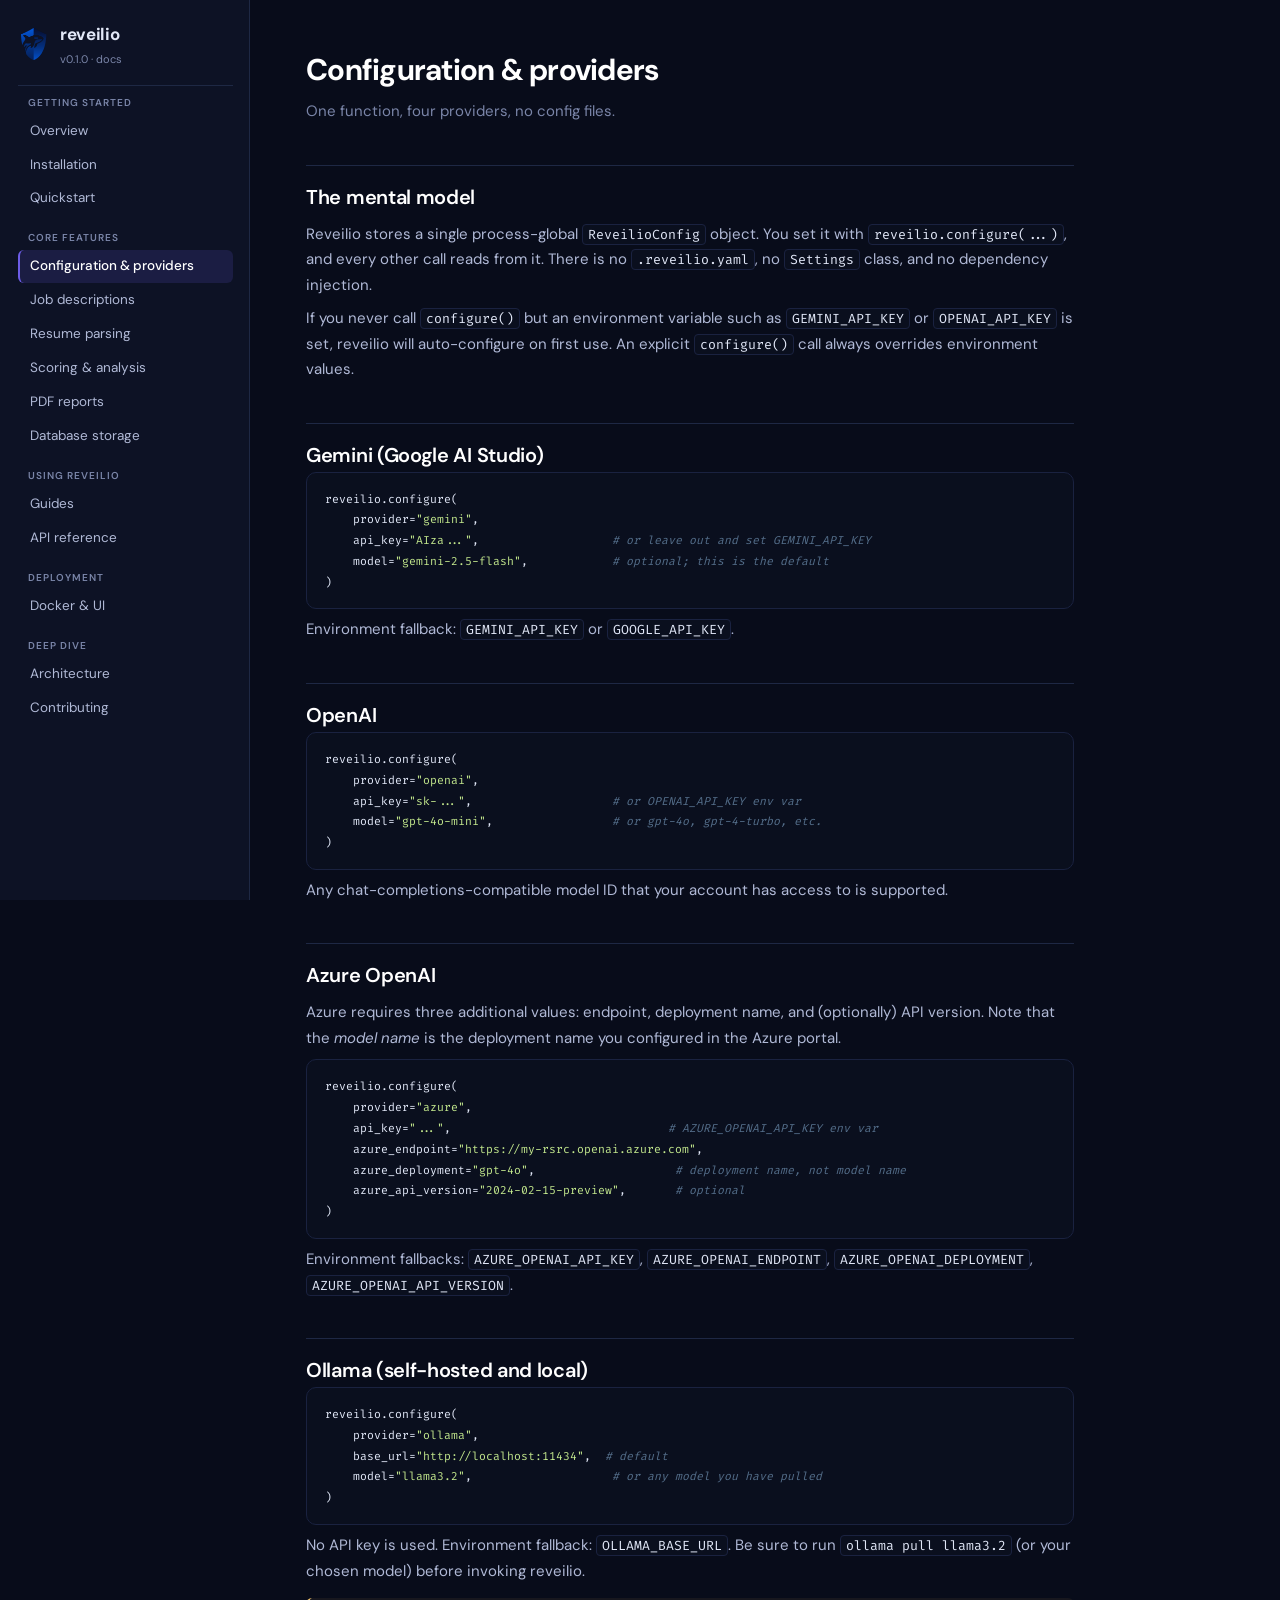
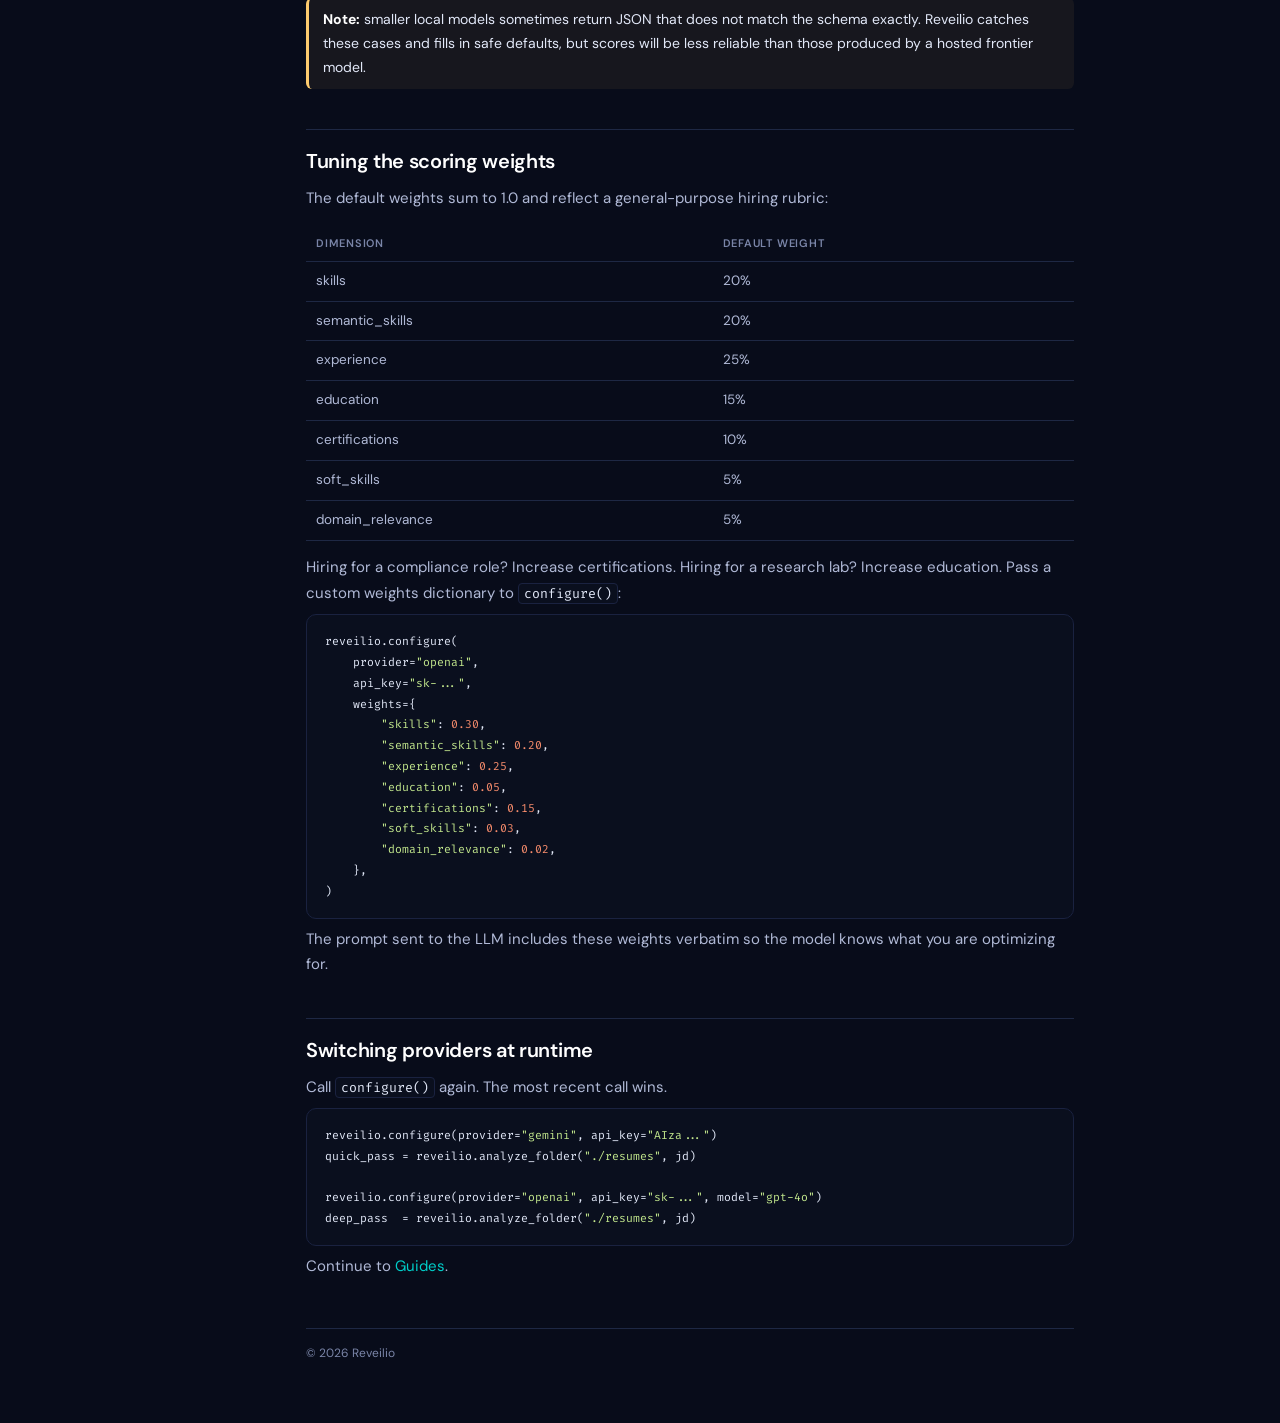
<file: docs/configuration.html>
<!doctype html>
<html lang="en">
<head>
<meta charset="utf-8" />
<meta name="viewport" content="width=device-width, initial-scale=1" />
<title>Configuration | reveilio</title>
<link rel="icon" type="image/png" href="assets/logo.png" />
<link rel="stylesheet" href="assets/style.css" />
</head>
<body>
<div class="layout">
  <aside class="sidebar">
    <div class="brand"><img class="logo" src="assets/logo.png" alt="Reveilio logo" /><div><h1>reveilio</h1><small>v0.1.0 · docs</small></div></div>
    <nav>
      <div class="section-label">Getting started</div>
      <ul>
        <li><a href="index.html">Overview</a></li>
        <li><a href="installation.html">Installation</a></li>
        <li><a href="quickstart.html">Quickstart</a></li>
      </ul>
      <div class="section-label">Core features</div>
      <ul>
        <li><a class="active" href="configuration.html">Configuration &amp; providers</a></li>
        <li><a href="job-descriptions.html">Job descriptions</a></li>
        <li><a href="resume-parsing.html">Resume parsing</a></li>
        <li><a href="scoring.html">Scoring &amp; analysis</a></li>
        <li><a href="reports.html">PDF reports</a></li>
        <li><a href="database.html">Database storage</a></li>
      </ul>
      <div class="section-label">Using reveilio</div>
      <ul>
        <li><a href="guides.html">Guides</a></li>
        <li><a href="api-reference.html">API reference</a></li>
      </ul>
      <div class="section-label">Deployment</div>
      <ul>
        <li><a href="docker.html">Docker &amp; UI</a></li>
      </ul>
      <div class="section-label">Deep dive</div>
      <ul>
        <li><a href="architecture.html">Architecture</a></li>
        <li><a href="contributing.html">Contributing</a></li>
      </ul>
    </nav>
  </aside>
  <main>
    <h1>Configuration &amp; providers</h1>
    <p class="subtitle">One function, four providers, no config files.</p>

    <h2>The mental model</h2>
    <p>
      Reveilio stores a single process-global <code>ReveilioConfig</code> object. You set
      it with <code>reveilio.configure(...)</code>, and every other call reads from it.
      There is no <code>.reveilio.yaml</code>, no <code>Settings</code> class, and no
      dependency injection.
    </p>
    <p>
      If you never call <code>configure()</code> but an environment variable such as
      <code>GEMINI_API_KEY</code> or <code>OPENAI_API_KEY</code> is set, reveilio will
      auto-configure on first use. An explicit <code>configure()</code> call always
      overrides environment values.
    </p>

    <h2>Gemini (Google AI Studio)</h2>
<pre><code>reveilio.configure(
    provider=<span class="tok-s">"gemini"</span>,
    api_key=<span class="tok-s">"AIza..."</span>,                   <span class="tok-c"># or leave out and set GEMINI_API_KEY</span>
    model=<span class="tok-s">"gemini-2.5-flash"</span>,            <span class="tok-c"># optional; this is the default</span>
)</code></pre>
    <p>Environment fallback: <code>GEMINI_API_KEY</code> or <code>GOOGLE_API_KEY</code>.</p>

    <h2>OpenAI</h2>
<pre><code>reveilio.configure(
    provider=<span class="tok-s">"openai"</span>,
    api_key=<span class="tok-s">"sk-..."</span>,                    <span class="tok-c"># or OPENAI_API_KEY env var</span>
    model=<span class="tok-s">"gpt-4o-mini"</span>,                 <span class="tok-c"># or gpt-4o, gpt-4-turbo, etc.</span>
)</code></pre>
    <p>Any chat-completions-compatible model ID that your account has access to is supported.</p>

    <h2>Azure OpenAI</h2>
    <p>Azure requires three additional values: endpoint, deployment name, and (optionally)
      API version. Note that the <em>model name</em> is the deployment name you configured
      in the Azure portal.</p>
<pre><code>reveilio.configure(
    provider=<span class="tok-s">"azure"</span>,
    api_key=<span class="tok-s">"..."</span>,                               <span class="tok-c"># AZURE_OPENAI_API_KEY env var</span>
    azure_endpoint=<span class="tok-s">"https://my-rsrc.openai.azure.com"</span>,
    azure_deployment=<span class="tok-s">"gpt-4o"</span>,                    <span class="tok-c"># deployment name, not model name</span>
    azure_api_version=<span class="tok-s">"2024-02-15-preview"</span>,       <span class="tok-c"># optional</span>
)</code></pre>
    <p>Environment fallbacks: <code>AZURE_OPENAI_API_KEY</code>, <code>AZURE_OPENAI_ENDPOINT</code>,
      <code>AZURE_OPENAI_DEPLOYMENT</code>, <code>AZURE_OPENAI_API_VERSION</code>.</p>

    <h2>Ollama (self-hosted and local)</h2>
<pre><code>reveilio.configure(
    provider=<span class="tok-s">"ollama"</span>,
    base_url=<span class="tok-s">"http://localhost:11434"</span>,  <span class="tok-c"># default</span>
    model=<span class="tok-s">"llama3.2"</span>,                    <span class="tok-c"># or any model you have pulled</span>
)</code></pre>
    <p>
      No API key is used. Environment fallback: <code>OLLAMA_BASE_URL</code>. Be sure to
      run <code>ollama pull llama3.2</code> (or your chosen model) before invoking reveilio.
    </p>
    <div class="warn">
      <strong>Note:</strong> smaller local models sometimes return JSON that does not
      match the schema exactly. Reveilio catches these cases and fills in safe defaults,
      but scores will be less reliable than those produced by a hosted frontier model.
    </div>

    <h2>Tuning the scoring weights</h2>
    <p>
      The default weights sum to 1.0 and reflect a general-purpose hiring rubric:
    </p>
    <table>
      <thead><tr><th>Dimension</th><th>Default weight</th></tr></thead>
      <tbody>
        <tr><td>skills</td><td>20%</td></tr>
        <tr><td>semantic_skills</td><td>20%</td></tr>
        <tr><td>experience</td><td>25%</td></tr>
        <tr><td>education</td><td>15%</td></tr>
        <tr><td>certifications</td><td>10%</td></tr>
        <tr><td>soft_skills</td><td>5%</td></tr>
        <tr><td>domain_relevance</td><td>5%</td></tr>
      </tbody>
    </table>
    <p>Hiring for a compliance role? Increase certifications. Hiring for a research lab?
      Increase education. Pass a custom weights dictionary to <code>configure()</code>:</p>
<pre><code>reveilio.configure(
    provider=<span class="tok-s">"openai"</span>,
    api_key=<span class="tok-s">"sk-..."</span>,
    weights={
        <span class="tok-s">"skills"</span>: <span class="tok-n">0.30</span>,
        <span class="tok-s">"semantic_skills"</span>: <span class="tok-n">0.20</span>,
        <span class="tok-s">"experience"</span>: <span class="tok-n">0.25</span>,
        <span class="tok-s">"education"</span>: <span class="tok-n">0.05</span>,
        <span class="tok-s">"certifications"</span>: <span class="tok-n">0.15</span>,
        <span class="tok-s">"soft_skills"</span>: <span class="tok-n">0.03</span>,
        <span class="tok-s">"domain_relevance"</span>: <span class="tok-n">0.02</span>,
    },
)</code></pre>
    <p>The prompt sent to the LLM includes these weights verbatim so the model knows what
      you are optimizing for.</p>

    <h2>Switching providers at runtime</h2>
    <p>Call <code>configure()</code> again. The most recent call wins.</p>
<pre><code>reveilio.configure(provider=<span class="tok-s">"gemini"</span>, api_key=<span class="tok-s">"AIza..."</span>)
quick_pass = reveilio.analyze_folder(<span class="tok-s">"./resumes"</span>, jd)

reveilio.configure(provider=<span class="tok-s">"openai"</span>, api_key=<span class="tok-s">"sk-..."</span>, model=<span class="tok-s">"gpt-4o"</span>)
deep_pass  = reveilio.analyze_folder(<span class="tok-s">"./resumes"</span>, jd)</code></pre>

    <p>Continue to <a href="guides.html">Guides</a>.</p>
    <footer>© 2026 Reveilio</footer>
  </main>
</div>
<script>
document.addEventListener('DOMContentLoaded', function() {
  document.querySelectorAll('pre').forEach(function(pre) {
    var btn = document.createElement('button');
    btn.className = 'copy-btn';
    btn.textContent = 'Copy';
    btn.addEventListener('click', function() {
      var code = pre.querySelector('code');
      var text = (code || pre).textContent;
      navigator.clipboard.writeText(text).then(function() {
        btn.textContent = 'Copied';
        btn.classList.add('copied');
        setTimeout(function() {
          btn.textContent = 'Copy';
          btn.classList.remove('copied');
        }, 1500);
      });
    });
    pre.appendChild(btn);
  });
});
</script>
</body>
</html>
</file>
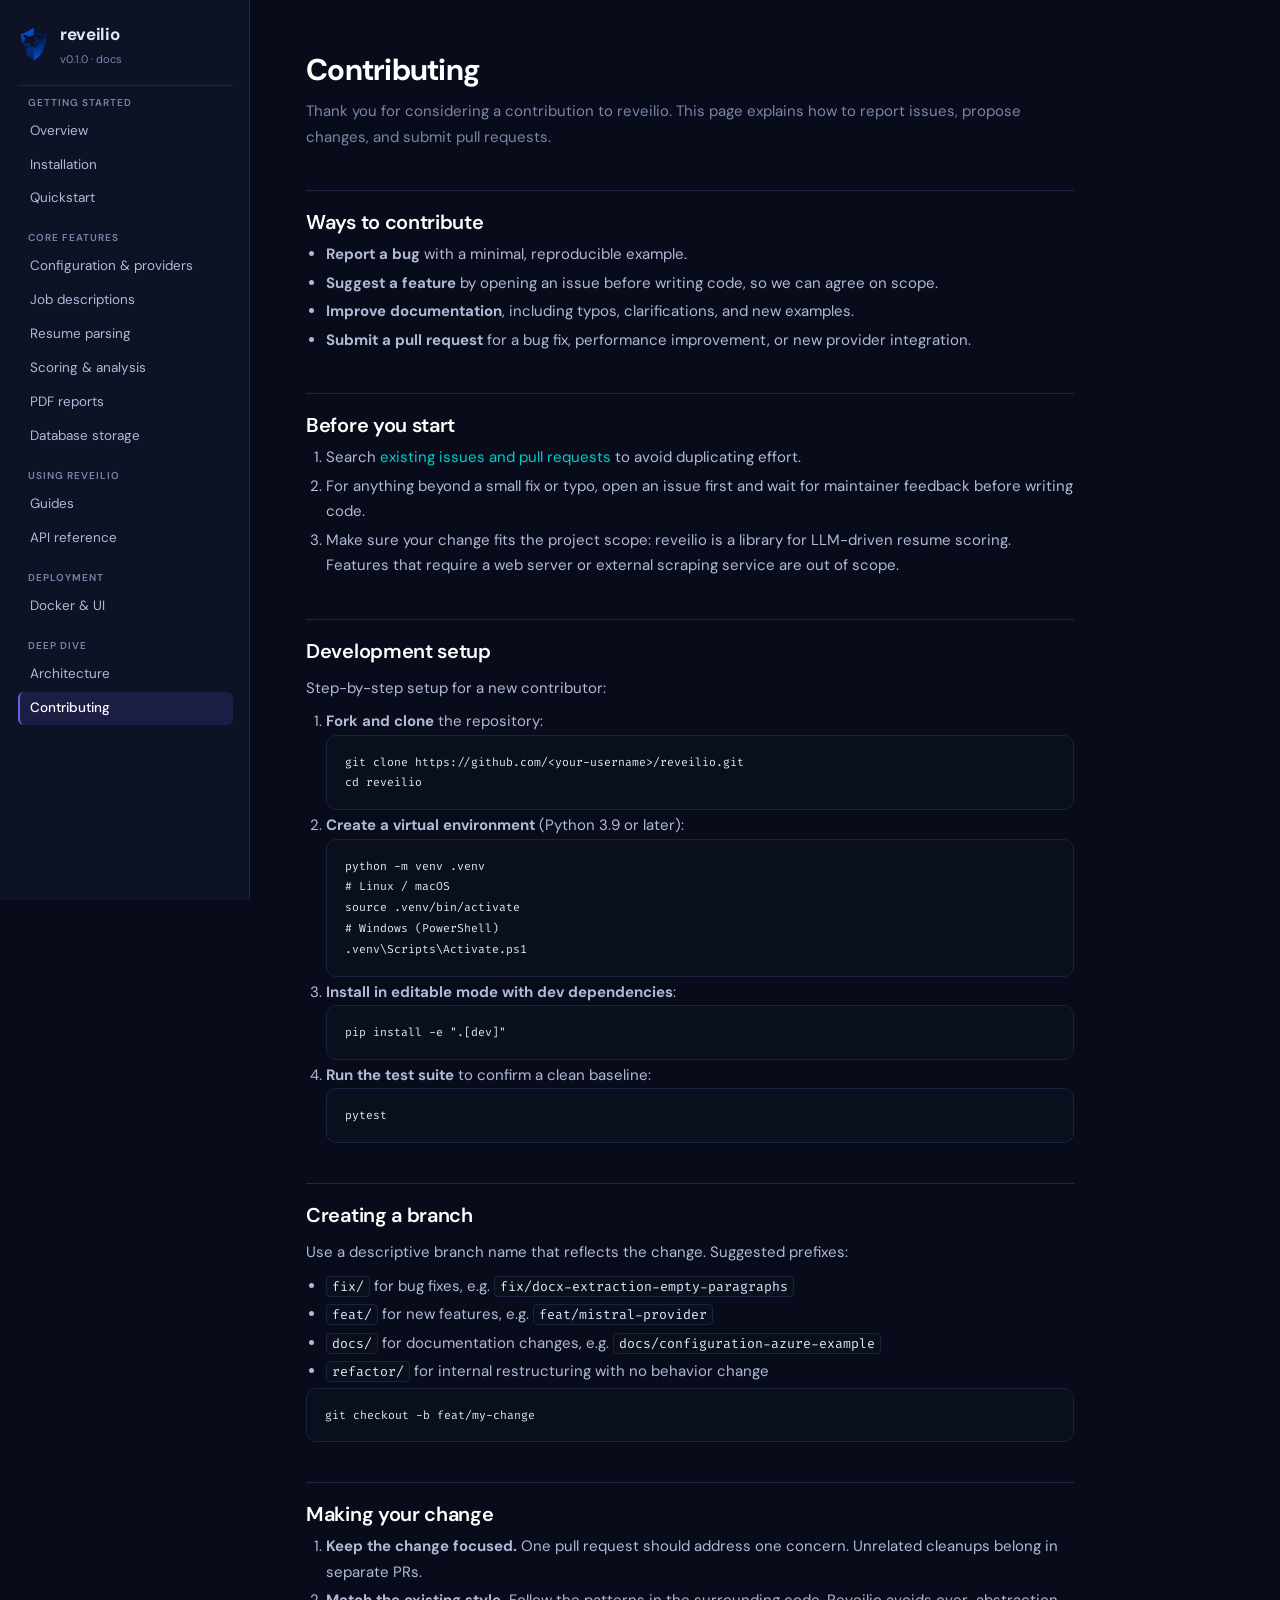
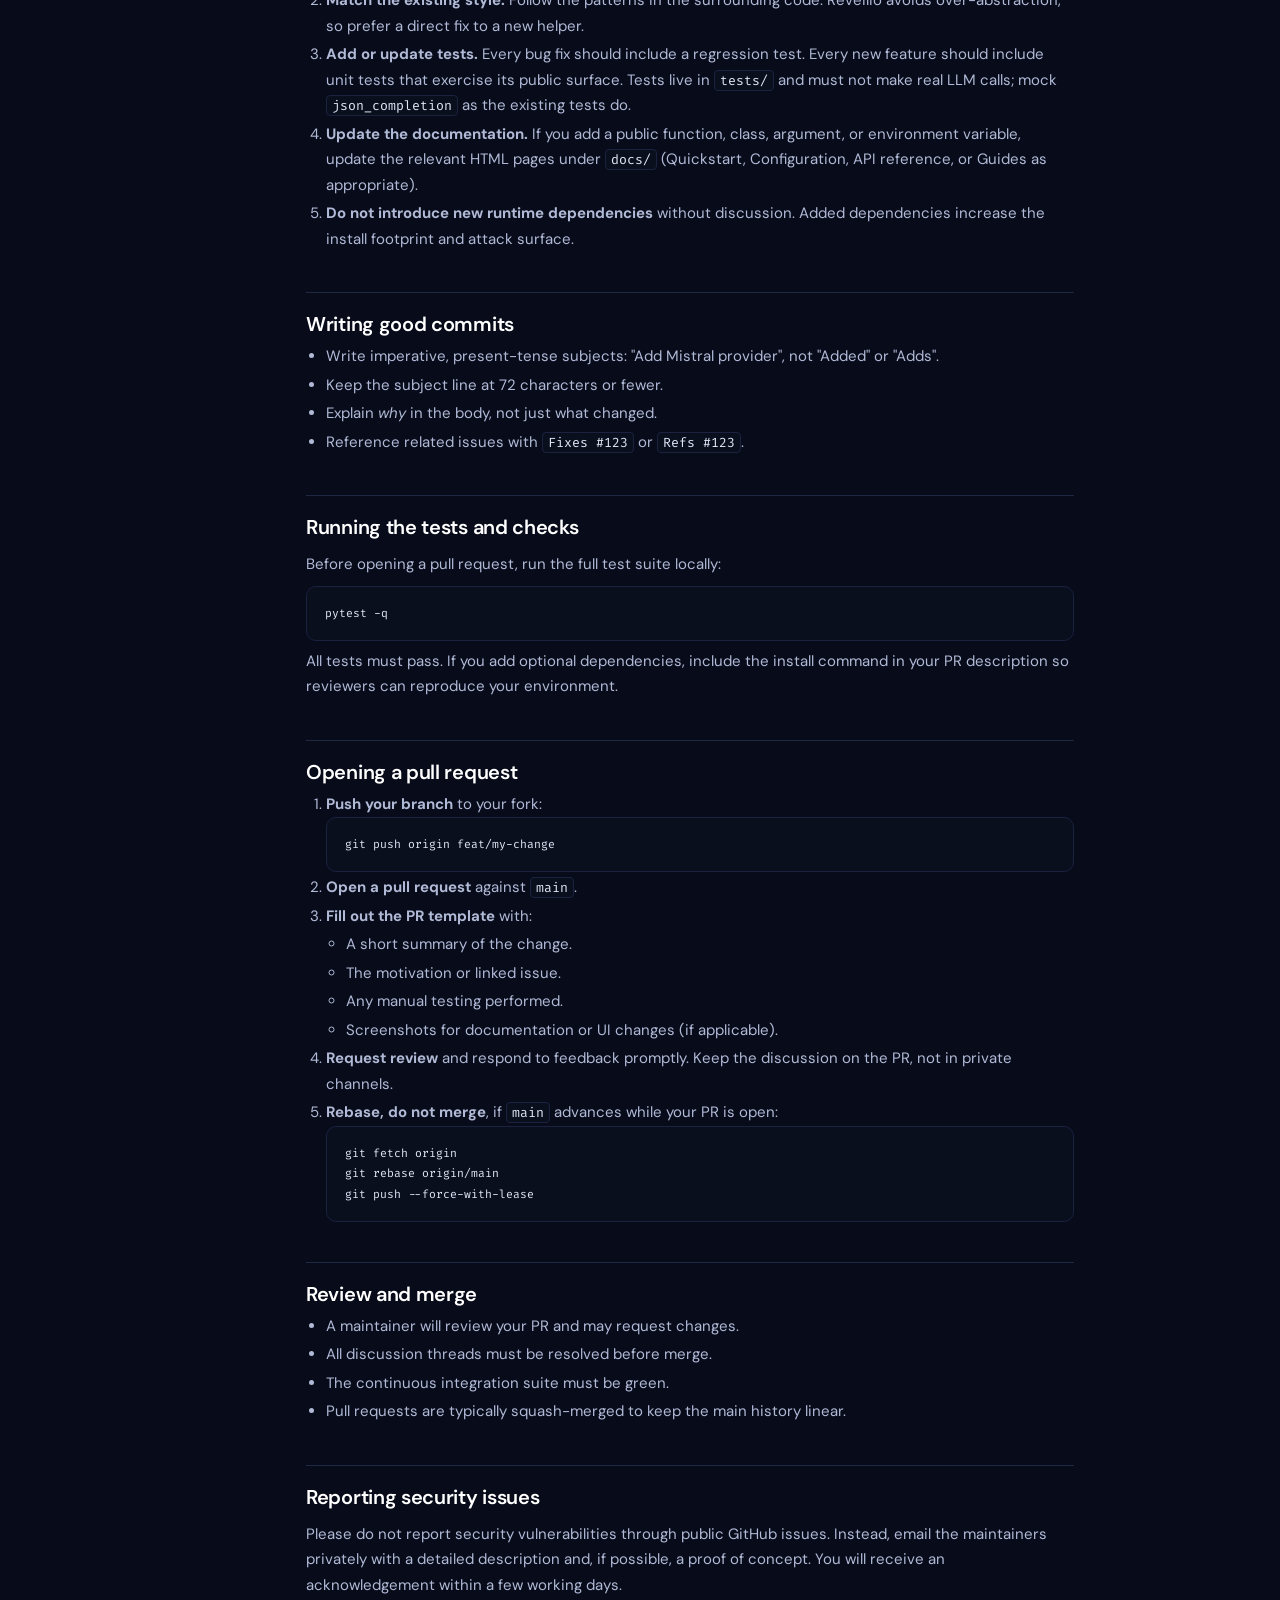
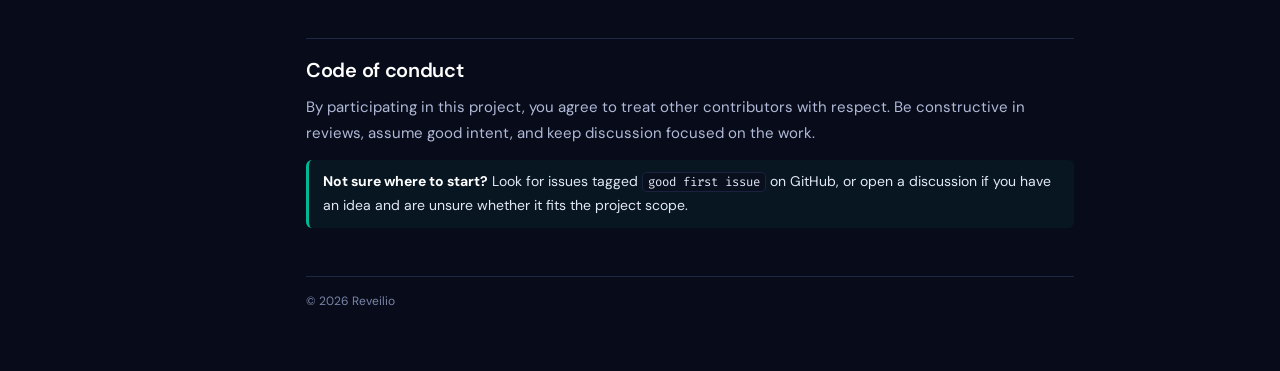
<file: docs/contributing.html>
<!doctype html>
<html lang="en">
<head>
<meta charset="utf-8" />
<meta name="viewport" content="width=device-width, initial-scale=1" />
<title>Contributing | reveilio</title>
<link rel="icon" type="image/png" href="assets/logo.png" />
<link rel="stylesheet" href="assets/style.css" />
</head>
<body>
<div class="layout">
  <aside class="sidebar">
    <div class="brand"><img class="logo" src="assets/logo.png" alt="Reveilio logo" /><div><h1>reveilio</h1><small>v0.1.0 · docs</small></div></div>
    <nav>
      <div class="section-label">Getting started</div>
      <ul>
        <li><a href="index.html">Overview</a></li>
        <li><a href="installation.html">Installation</a></li>
        <li><a href="quickstart.html">Quickstart</a></li>
      </ul>
      <div class="section-label">Core features</div>
      <ul>
        <li><a href="configuration.html">Configuration &amp; providers</a></li>
        <li><a href="job-descriptions.html">Job descriptions</a></li>
        <li><a href="resume-parsing.html">Resume parsing</a></li>
        <li><a href="scoring.html">Scoring &amp; analysis</a></li>
        <li><a href="reports.html">PDF reports</a></li>
        <li><a href="database.html">Database storage</a></li>
      </ul>
      <div class="section-label">Using reveilio</div>
      <ul>
        <li><a href="guides.html">Guides</a></li>
        <li><a href="api-reference.html">API reference</a></li>
      </ul>
      <div class="section-label">Deployment</div>
      <ul>
        <li><a href="docker.html">Docker &amp; UI</a></li>
      </ul>
      <div class="section-label">Deep dive</div>
      <ul>
        <li><a href="architecture.html">Architecture</a></li>
        <li><a class="active" href="contributing.html">Contributing</a></li>
      </ul>
    </nav>
  </aside>
  <main>
    <h1>Contributing</h1>
    <p class="subtitle">Thank you for considering a contribution to reveilio. This page explains how to report issues, propose changes, and submit pull requests.</p>

    <h2>Ways to contribute</h2>
    <ul>
      <li><strong>Report a bug</strong> with a minimal, reproducible example.</li>
      <li><strong>Suggest a feature</strong> by opening an issue before writing code, so we can agree on scope.</li>
      <li><strong>Improve documentation</strong>, including typos, clarifications, and new examples.</li>
      <li><strong>Submit a pull request</strong> for a bug fix, performance improvement, or new provider integration.</li>
    </ul>

    <h2>Before you start</h2>
    <ol>
      <li>Search <a href="https://github.com/roosterhr/reveilio/issues" target="_blank" rel="noreferrer">existing issues and pull requests</a> to avoid duplicating effort.</li>
      <li>For anything beyond a small fix or typo, open an issue first and wait for maintainer feedback before writing code.</li>
      <li>Make sure your change fits the project scope: reveilio is a library for LLM-driven resume scoring. Features that require a web server or external scraping service are out of scope.</li>
    </ol>

    <h2>Development setup</h2>
    <p>Step-by-step setup for a new contributor:</p>
    <ol>
      <li><strong>Fork and clone</strong> the repository:
<pre><code>git clone https://github.com/&lt;your-username&gt;/reveilio.git
cd reveilio</code></pre>
      </li>
      <li><strong>Create a virtual environment</strong> (Python 3.9 or later):
<pre><code>python -m venv .venv
# Linux / macOS
source .venv/bin/activate
# Windows (PowerShell)
.venv\Scripts\Activate.ps1</code></pre>
      </li>
      <li><strong>Install in editable mode with dev dependencies</strong>:
<pre><code>pip install -e ".[dev]"</code></pre>
      </li>
      <li><strong>Run the test suite</strong> to confirm a clean baseline:
<pre><code>pytest</code></pre>
      </li>
    </ol>

    <h2>Creating a branch</h2>
    <p>Use a descriptive branch name that reflects the change. Suggested prefixes:</p>
    <ul>
      <li><code>fix/</code> for bug fixes, e.g. <code>fix/docx-extraction-empty-paragraphs</code></li>
      <li><code>feat/</code> for new features, e.g. <code>feat/mistral-provider</code></li>
      <li><code>docs/</code> for documentation changes, e.g. <code>docs/configuration-azure-example</code></li>
      <li><code>refactor/</code> for internal restructuring with no behavior change</li>
    </ul>
<pre><code>git checkout -b feat/my-change</code></pre>

    <h2>Making your change</h2>
    <ol>
      <li><strong>Keep the change focused.</strong> One pull request should address one concern. Unrelated cleanups belong in separate PRs.</li>
      <li><strong>Match the existing style.</strong> Follow the patterns in the surrounding code. Reveilio avoids over-abstraction, so prefer a direct fix to a new helper.</li>
      <li><strong>Add or update tests.</strong> Every bug fix should include a regression test. Every new feature should include unit tests that exercise its public surface. Tests live in <code>tests/</code> and must not make real LLM calls; mock <code>json_completion</code> as the existing tests do.</li>
      <li><strong>Update the documentation.</strong> If you add a public function, class, argument, or environment variable, update the relevant HTML pages under <code>docs/</code> (Quickstart, Configuration, API reference, or Guides as appropriate).</li>
      <li><strong>Do not introduce new runtime dependencies</strong> without discussion. Added dependencies increase the install footprint and attack surface.</li>
    </ol>

    <h2>Writing good commits</h2>
    <ul>
      <li>Write imperative, present-tense subjects: "Add Mistral provider", not "Added" or "Adds".</li>
      <li>Keep the subject line at 72 characters or fewer.</li>
      <li>Explain <em>why</em> in the body, not just what changed.</li>
      <li>Reference related issues with <code>Fixes #123</code> or <code>Refs #123</code>.</li>
    </ul>

    <h2>Running the tests and checks</h2>
    <p>Before opening a pull request, run the full test suite locally:</p>
<pre><code>pytest -q</code></pre>
    <p>All tests must pass. If you add optional dependencies, include the install command in your PR description so reviewers can reproduce your environment.</p>

    <h2>Opening a pull request</h2>
    <ol>
      <li><strong>Push your branch</strong> to your fork:
<pre><code>git push origin feat/my-change</code></pre>
      </li>
      <li><strong>Open a pull request</strong> against <code>main</code>.</li>
      <li><strong>Fill out the PR template</strong> with:
        <ul>
          <li>A short summary of the change.</li>
          <li>The motivation or linked issue.</li>
          <li>Any manual testing performed.</li>
          <li>Screenshots for documentation or UI changes (if applicable).</li>
        </ul>
      </li>
      <li><strong>Request review</strong> and respond to feedback promptly. Keep the discussion on the PR, not in private channels.</li>
      <li><strong>Rebase, do not merge</strong>, if <code>main</code> advances while your PR is open:
<pre><code>git fetch origin
git rebase origin/main
git push --force-with-lease</code></pre>
      </li>
    </ol>

    <h2>Review and merge</h2>
    <ul>
      <li>A maintainer will review your PR and may request changes.</li>
      <li>All discussion threads must be resolved before merge.</li>
      <li>The continuous integration suite must be green.</li>
      <li>Pull requests are typically squash-merged to keep the main history linear.</li>
    </ul>

    <h2>Reporting security issues</h2>
    <p>
      Please do not report security vulnerabilities through public GitHub issues. Instead,
      email the maintainers privately with a detailed description and, if possible, a
      proof of concept. You will receive an acknowledgement within a few working days.
    </p>

    <h2>Code of conduct</h2>
    <p>
      By participating in this project, you agree to treat other contributors with respect.
      Be constructive in reviews, assume good intent, and keep discussion focused on the
      work.
    </p>

    <div class="tip">
      <strong>Not sure where to start?</strong> Look for issues tagged
      <code>good first issue</code> on GitHub, or open a discussion if you have an idea
      and are unsure whether it fits the project scope.
    </div>

    <footer>© 2026 Reveilio</footer>
  </main>
</div>
<script>
document.addEventListener('DOMContentLoaded', function() {
  document.querySelectorAll('pre').forEach(function(pre) {
    var btn = document.createElement('button');
    btn.className = 'copy-btn';
    btn.textContent = 'Copy';
    btn.addEventListener('click', function() {
      var code = pre.querySelector('code');
      var text = (code || pre).textContent;
      navigator.clipboard.writeText(text).then(function() {
        btn.textContent = 'Copied';
        btn.classList.add('copied');
        setTimeout(function() {
          btn.textContent = 'Copy';
          btn.classList.remove('copied');
        }, 1500);
      });
    });
    pre.appendChild(btn);
  });
});
</script>
</body>
</html>
</file>
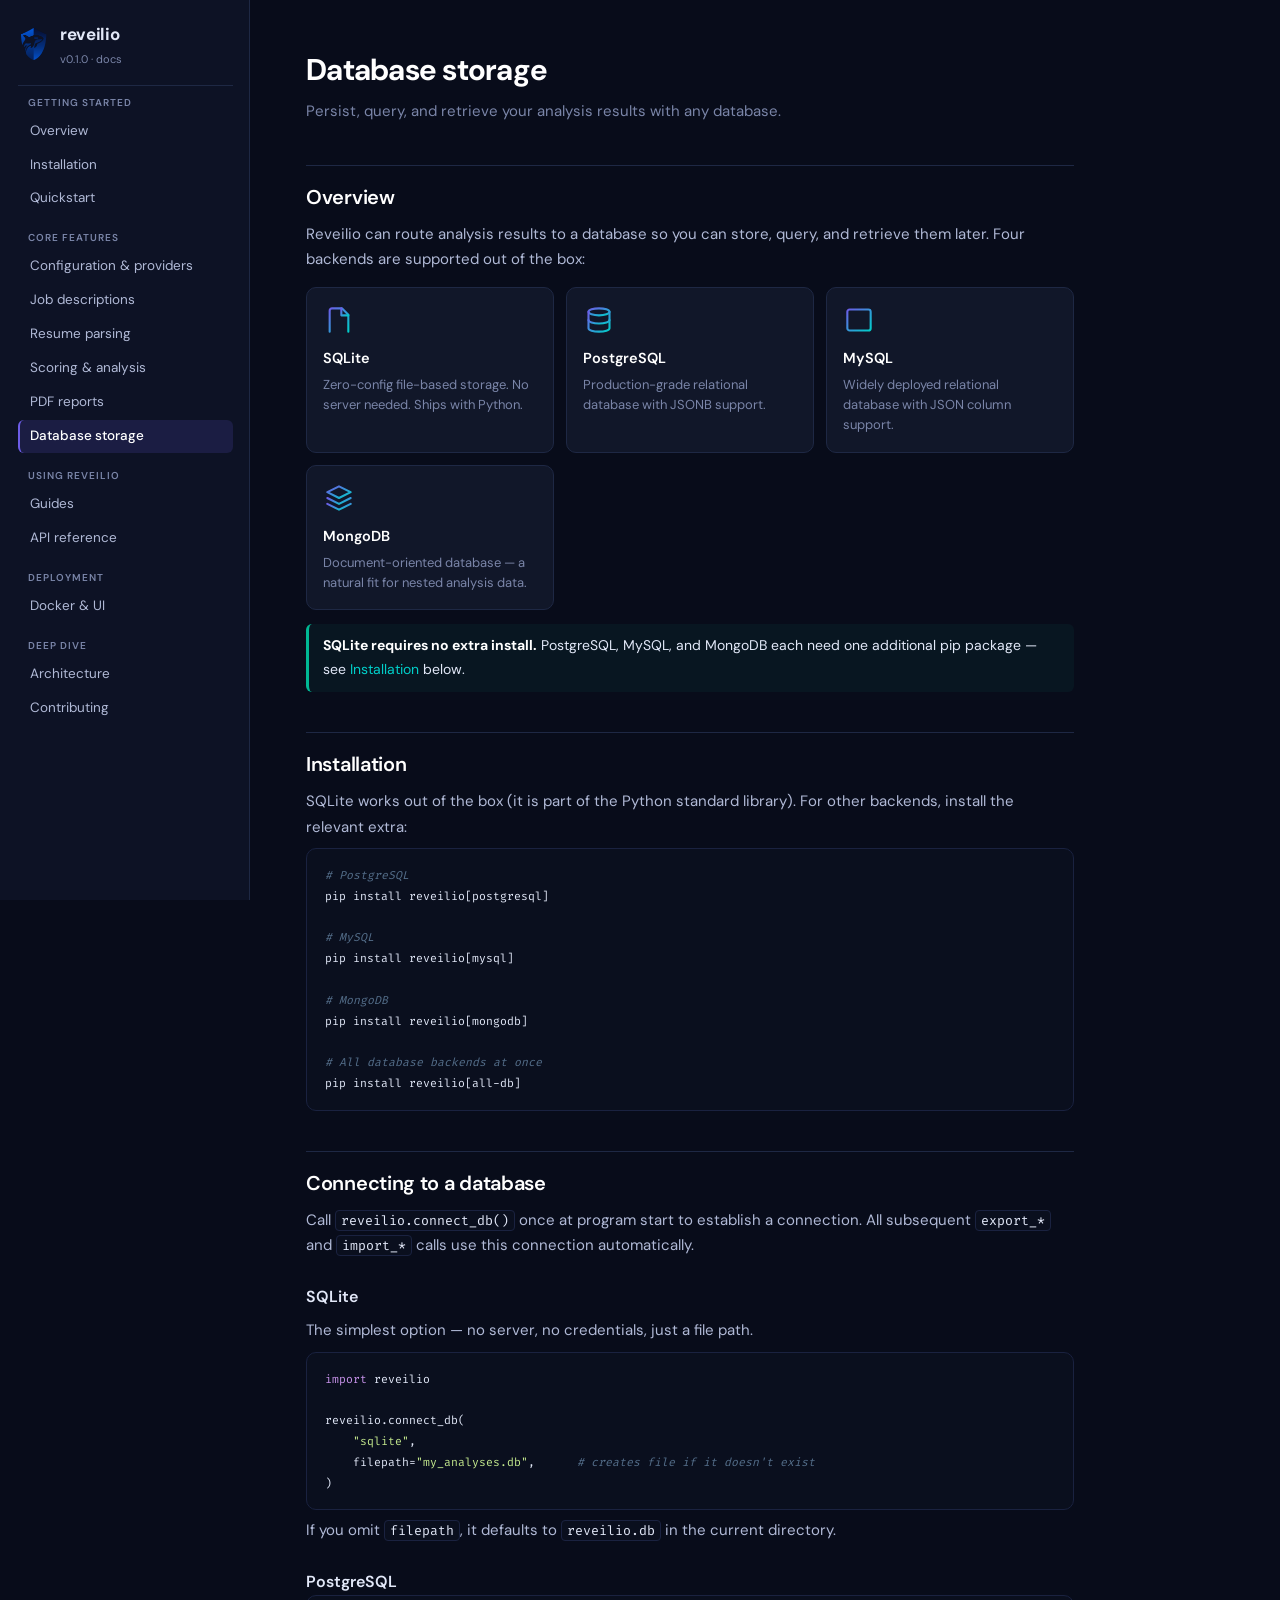
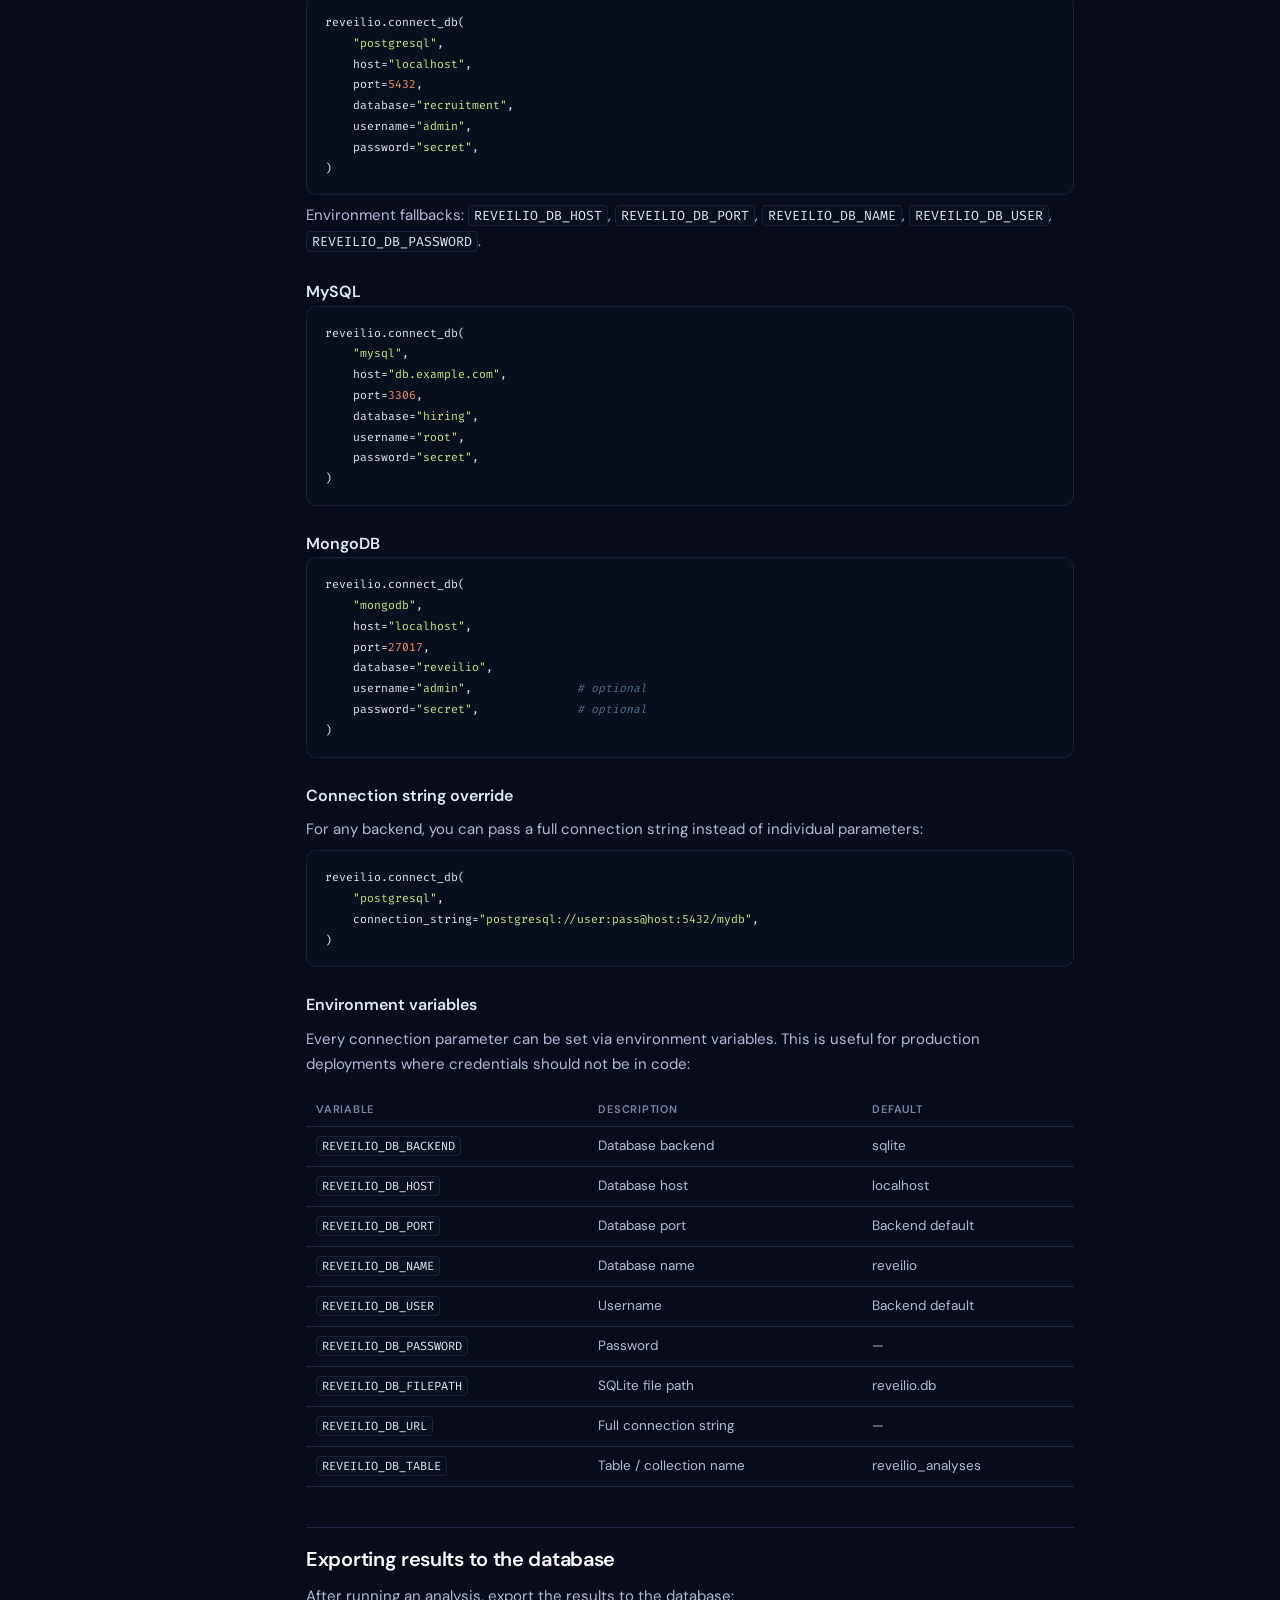
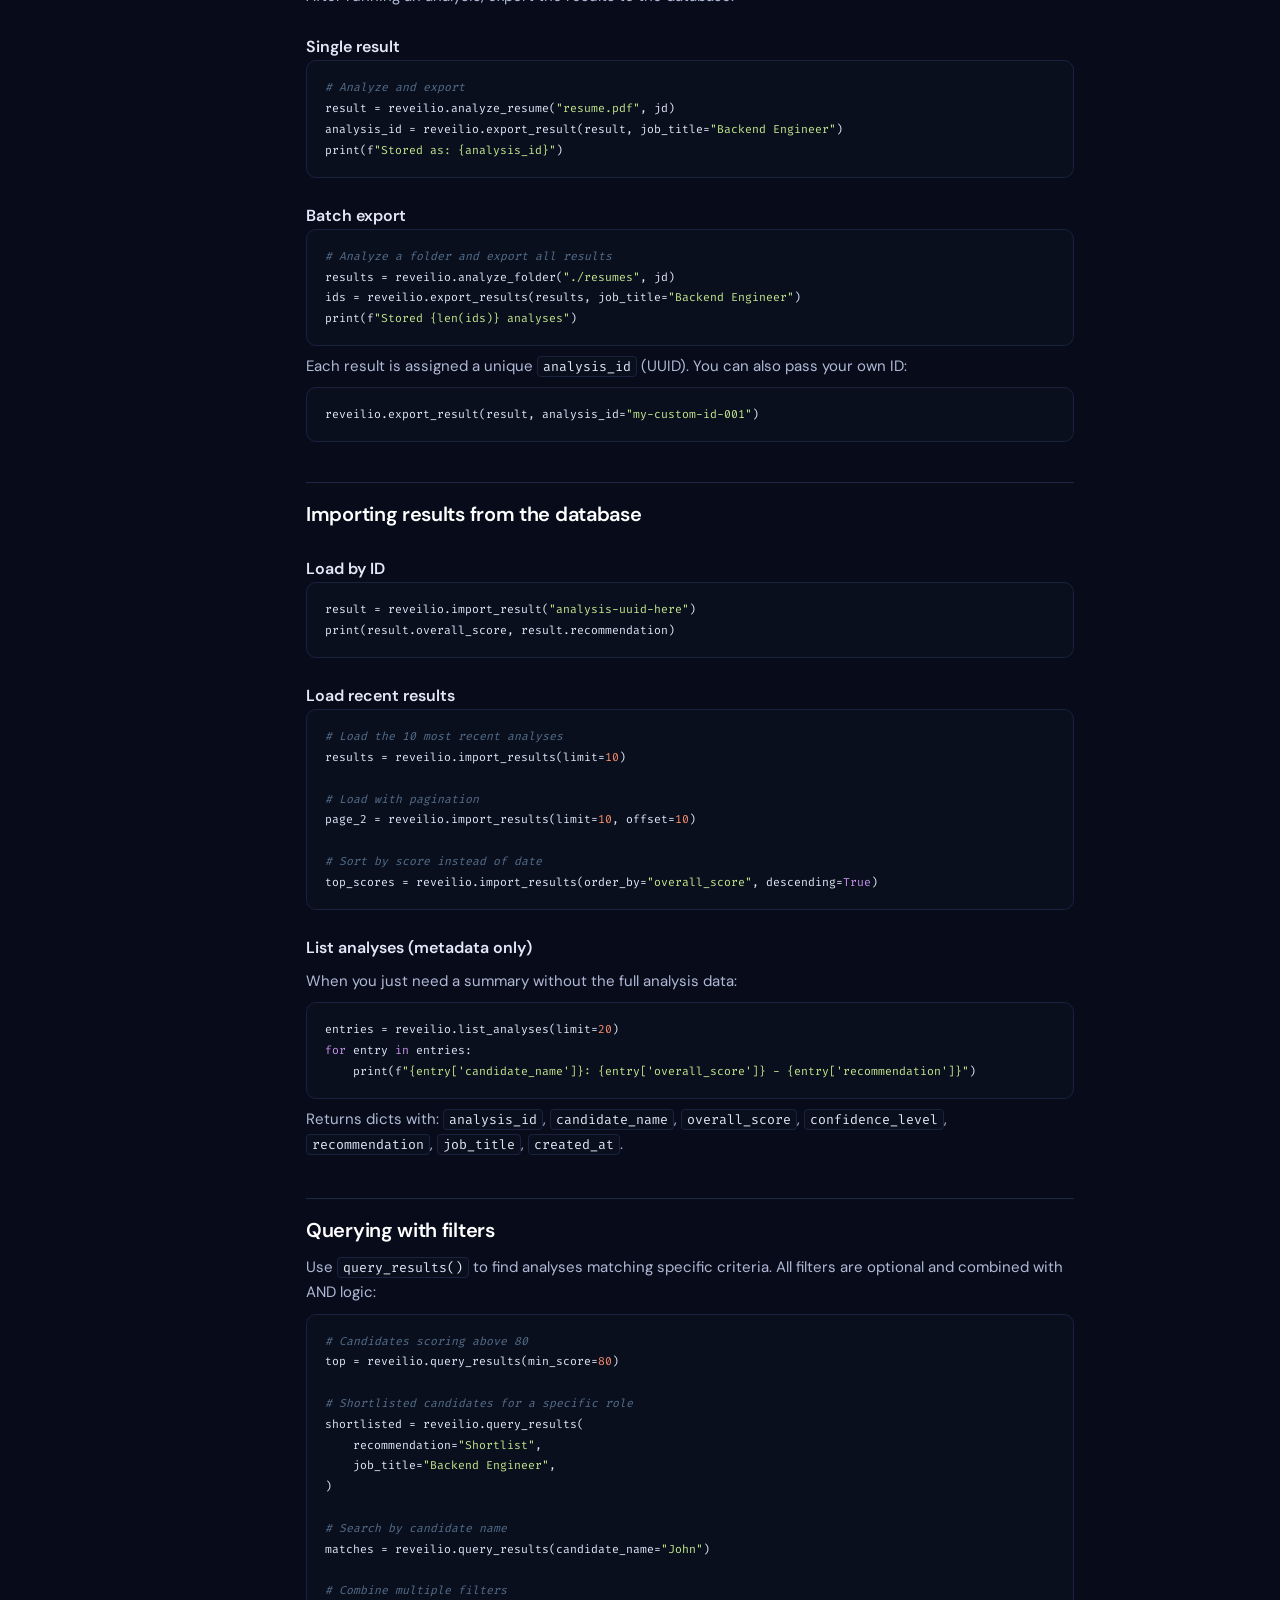
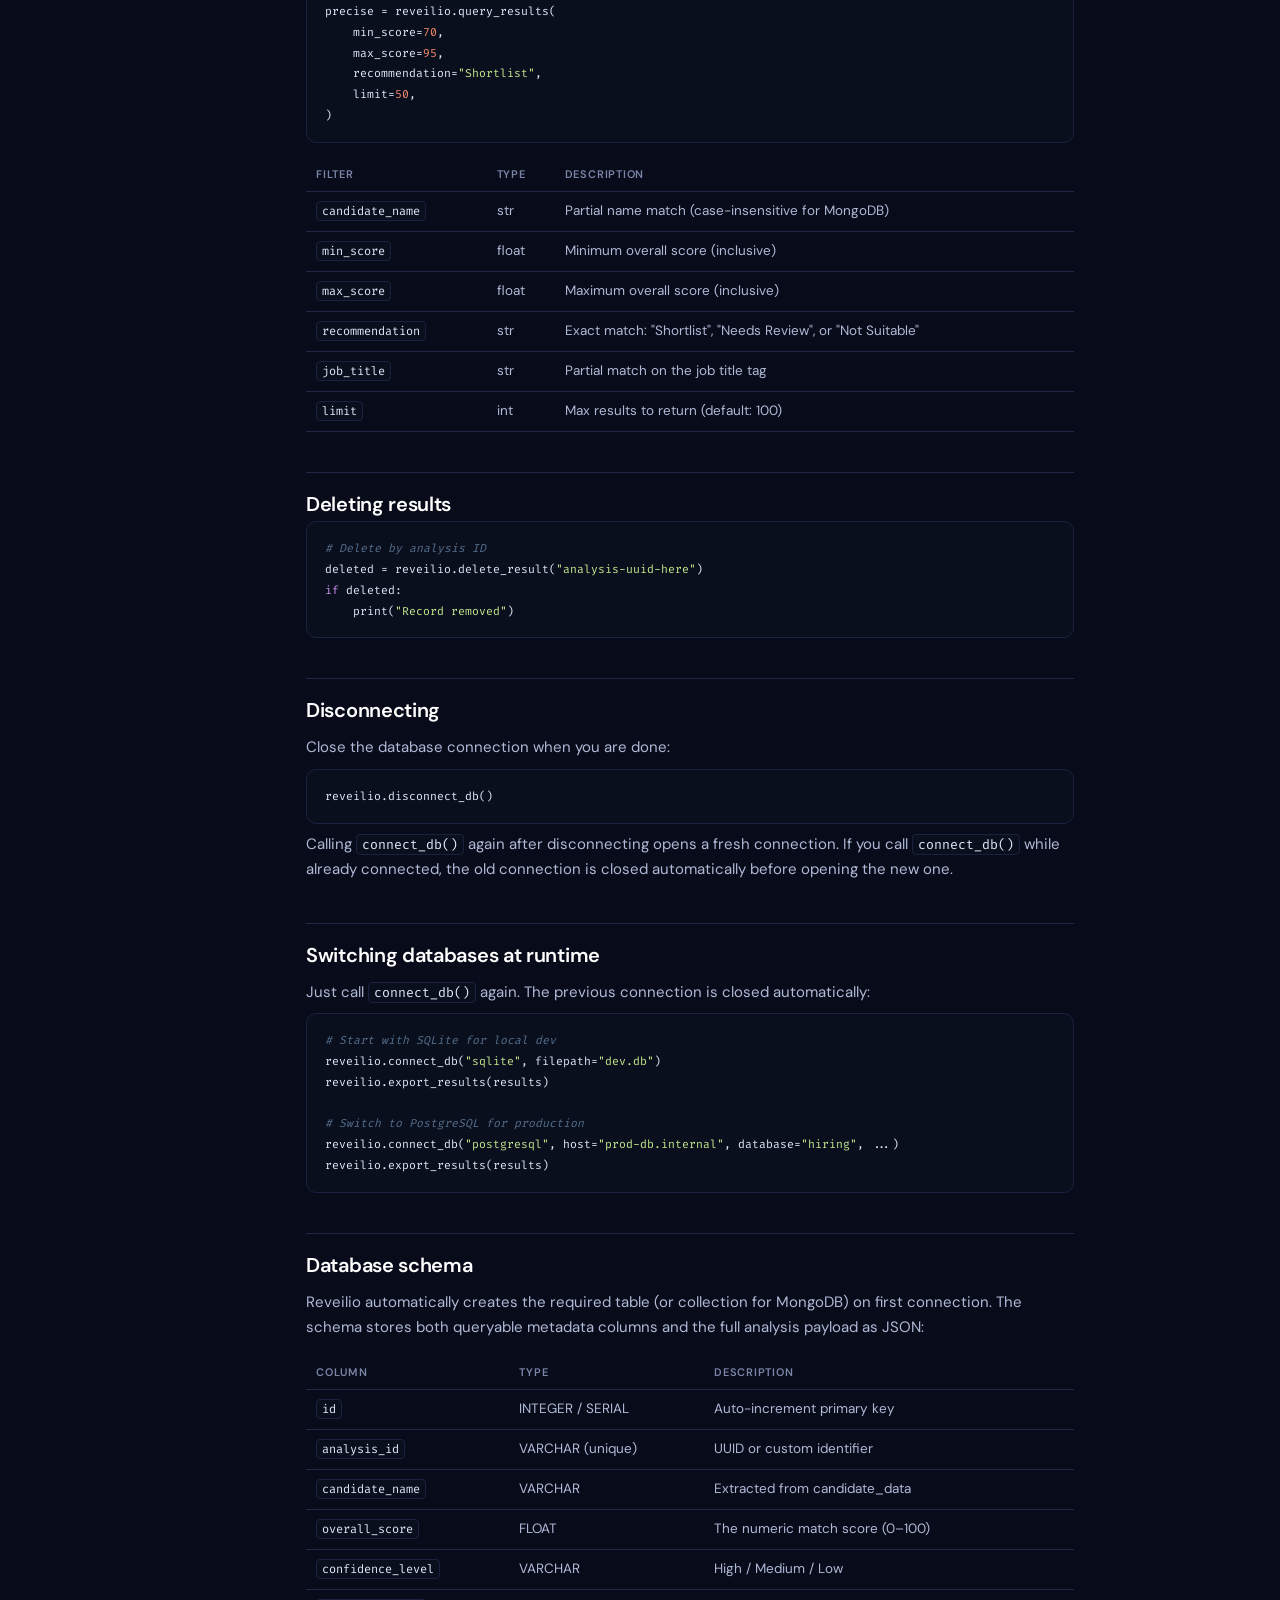
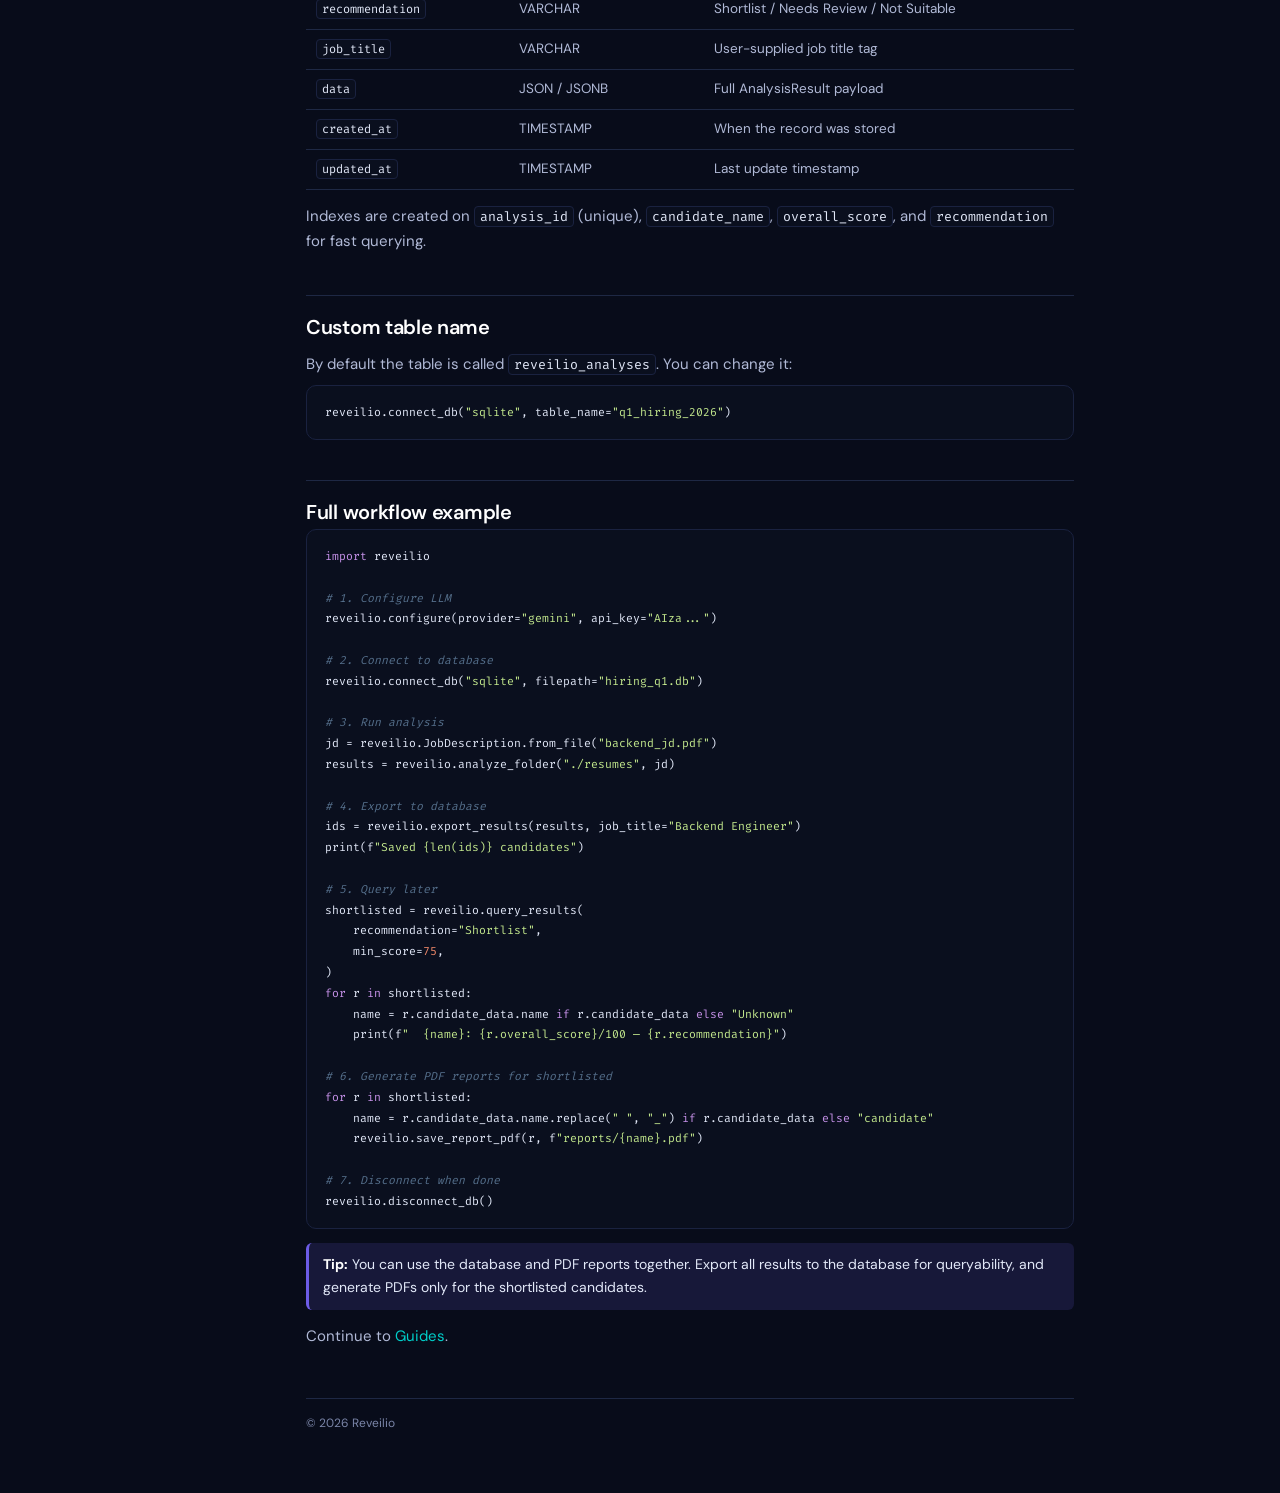
<file: docs/database.html>
<!doctype html>
<html lang="en">
<head>
<meta charset="utf-8" />
<meta name="viewport" content="width=device-width, initial-scale=1" />
<title>Database storage | reveilio</title>
<link rel="icon" type="image/png" href="assets/logo.png" />
<link rel="stylesheet" href="assets/style.css" />
</head>
<body>
<div class="layout">
  <aside class="sidebar">
    <div class="brand"><img class="logo" src="assets/logo.png" alt="Reveilio logo" /><div><h1>reveilio</h1><small>v0.1.0 &middot; docs</small></div></div>
    <nav>
      <div class="section-label">Getting started</div>
      <ul>
        <li><a href="index.html">Overview</a></li>
        <li><a href="installation.html">Installation</a></li>
        <li><a href="quickstart.html">Quickstart</a></li>
      </ul>
      <div class="section-label">Core features</div>
      <ul>
        <li><a href="configuration.html">Configuration &amp; providers</a></li>
        <li><a href="job-descriptions.html">Job descriptions</a></li>
        <li><a href="resume-parsing.html">Resume parsing</a></li>
        <li><a href="scoring.html">Scoring &amp; analysis</a></li>
        <li><a href="reports.html">PDF reports</a></li>
        <li><a class="active" href="database.html">Database storage</a></li>
      </ul>
      <div class="section-label">Using reveilio</div>
      <ul>
        <li><a href="guides.html">Guides</a></li>
        <li><a href="api-reference.html">API reference</a></li>
      </ul>
      <div class="section-label">Deployment</div>
      <ul>
        <li><a href="docker.html">Docker &amp; UI</a></li>
      </ul>
      <div class="section-label">Deep dive</div>
      <ul>
        <li><a href="architecture.html">Architecture</a></li>
        <li><a href="contributing.html">Contributing</a></li>
      </ul>
    </nav>
  </aside>
  <main>
    <h1>Database storage</h1>
    <p class="subtitle">Persist, query, and retrieve your analysis results with any database.</p>

    <h2>Overview</h2>
    <p>
      Reveilio can route analysis results to a database so you can store, query, and
      retrieve them later. Four backends are supported out of the box:
    </p>
    <div class="card-grid">
      <div class="card">
        <div class="icon"><svg xmlns="http://www.w3.org/2000/svg" viewBox="0 0 24 24" fill="none" stroke="url(#db1)" stroke-width="1.8" stroke-linecap="round" stroke-linejoin="round"><defs><linearGradient id="db1" x1="0" y1="0" x2="1" y2="1"><stop offset="0%" stop-color="#6c5ce7"/><stop offset="100%" stop-color="#00cec9"/></linearGradient></defs><path d="M4 22V4c0-1.1.9-2 2-2h8.5L20 7.5V22"/><path d="M14 2v6h6"/><path d="M4 12h16"/><path d="M4 18h16"/></svg></div>
        <h3>SQLite</h3>
        <p>Zero-config file-based storage. No server needed. Ships with Python.</p>
      </div>
      <div class="card">
        <div class="icon"><svg xmlns="http://www.w3.org/2000/svg" viewBox="0 0 24 24" fill="none" stroke="url(#db2)" stroke-width="1.8" stroke-linecap="round" stroke-linejoin="round"><defs><linearGradient id="db2" x1="0" y1="0" x2="1" y2="1"><stop offset="0%" stop-color="#6c5ce7"/><stop offset="100%" stop-color="#00cec9"/></linearGradient></defs><ellipse cx="12" cy="5" rx="9" ry="3"/><path d="M21 12c0 1.66-4 3-9 3s-9-1.34-9-3"/><path d="M3 5v14c0 1.66 4 3 9 3s9-1.34 9-3V5"/></svg></div>
        <h3>PostgreSQL</h3>
        <p>Production-grade relational database with JSONB support.</p>
      </div>
      <div class="card">
        <div class="icon"><svg xmlns="http://www.w3.org/2000/svg" viewBox="0 0 24 24" fill="none" stroke="url(#db3)" stroke-width="1.8" stroke-linecap="round" stroke-linejoin="round"><defs><linearGradient id="db3" x1="0" y1="0" x2="1" y2="1"><stop offset="0%" stop-color="#6c5ce7"/><stop offset="100%" stop-color="#00cec9"/></linearGradient></defs><rect x="2" y="3" width="20" height="18" rx="2" ry="2"/><line x1="2" y1="9" x2="22" y2="9"/><line x1="2" y1="15" x2="22" y2="15"/><line x1="10" y1="3" x2="10" y2="21"/></svg></div>
        <h3>MySQL</h3>
        <p>Widely deployed relational database with JSON column support.</p>
      </div>
      <div class="card">
        <div class="icon"><svg xmlns="http://www.w3.org/2000/svg" viewBox="0 0 24 24" fill="none" stroke="url(#db4)" stroke-width="1.8" stroke-linecap="round" stroke-linejoin="round"><defs><linearGradient id="db4" x1="0" y1="0" x2="1" y2="1"><stop offset="0%" stop-color="#6c5ce7"/><stop offset="100%" stop-color="#00cec9"/></linearGradient></defs><path d="M12 2L2 7l10 5 10-5-10-5z"/><path d="M2 17l10 5 10-5"/><path d="M2 12l10 5 10-5"/></svg></div>
        <h3>MongoDB</h3>
        <p>Document-oriented database &mdash; a natural fit for nested analysis data.</p>
      </div>
    </div>

    <div class="tip">
      <strong>SQLite requires no extra install.</strong> PostgreSQL, MySQL, and MongoDB
      each need one additional pip package &mdash; see <a href="#installation">Installation</a> below.
    </div>

    <h2 id="installation">Installation</h2>
    <p>SQLite works out of the box (it is part of the Python standard library). For other backends, install the relevant extra:</p>
<pre><code><span class="tok-c"># PostgreSQL</span>
pip install reveilio[postgresql]

<span class="tok-c"># MySQL</span>
pip install reveilio[mysql]

<span class="tok-c"># MongoDB</span>
pip install reveilio[mongodb]

<span class="tok-c"># All database backends at once</span>
pip install reveilio[all-db]</code></pre>

    <h2>Connecting to a database</h2>
    <p>
      Call <code>reveilio.connect_db()</code> once at program start to establish a
      connection. All subsequent <code>export_*</code> and <code>import_*</code> calls
      use this connection automatically.
    </p>

    <h3>SQLite</h3>
    <p>The simplest option &mdash; no server, no credentials, just a file path.</p>
<pre><code><span class="tok-k">import</span> reveilio

reveilio.connect_db(
    <span class="tok-s">"sqlite"</span>,
    filepath=<span class="tok-s">"my_analyses.db"</span>,      <span class="tok-c"># creates file if it doesn't exist</span>
)</code></pre>
    <p>If you omit <code>filepath</code>, it defaults to <code>reveilio.db</code> in the current directory.</p>

    <h3>PostgreSQL</h3>
<pre><code>reveilio.connect_db(
    <span class="tok-s">"postgresql"</span>,
    host=<span class="tok-s">"localhost"</span>,
    port=<span class="tok-n">5432</span>,
    database=<span class="tok-s">"recruitment"</span>,
    username=<span class="tok-s">"admin"</span>,
    password=<span class="tok-s">"secret"</span>,
)</code></pre>
    <p>Environment fallbacks: <code>REVEILIO_DB_HOST</code>, <code>REVEILIO_DB_PORT</code>,
      <code>REVEILIO_DB_NAME</code>, <code>REVEILIO_DB_USER</code>, <code>REVEILIO_DB_PASSWORD</code>.</p>

    <h3>MySQL</h3>
<pre><code>reveilio.connect_db(
    <span class="tok-s">"mysql"</span>,
    host=<span class="tok-s">"db.example.com"</span>,
    port=<span class="tok-n">3306</span>,
    database=<span class="tok-s">"hiring"</span>,
    username=<span class="tok-s">"root"</span>,
    password=<span class="tok-s">"secret"</span>,
)</code></pre>

    <h3>MongoDB</h3>
<pre><code>reveilio.connect_db(
    <span class="tok-s">"mongodb"</span>,
    host=<span class="tok-s">"localhost"</span>,
    port=<span class="tok-n">27017</span>,
    database=<span class="tok-s">"reveilio"</span>,
    username=<span class="tok-s">"admin"</span>,               <span class="tok-c"># optional</span>
    password=<span class="tok-s">"secret"</span>,              <span class="tok-c"># optional</span>
)</code></pre>

    <h3>Connection string override</h3>
    <p>For any backend, you can pass a full connection string instead of individual parameters:</p>
<pre><code>reveilio.connect_db(
    <span class="tok-s">"postgresql"</span>,
    connection_string=<span class="tok-s">"postgresql://user:pass@host:5432/mydb"</span>,
)</code></pre>

    <h3>Environment variables</h3>
    <p>Every connection parameter can be set via environment variables. This is useful for
      production deployments where credentials should not be in code:</p>
    <table>
      <thead><tr><th>Variable</th><th>Description</th><th>Default</th></tr></thead>
      <tbody>
        <tr><td><code>REVEILIO_DB_BACKEND</code></td><td>Database backend</td><td>sqlite</td></tr>
        <tr><td><code>REVEILIO_DB_HOST</code></td><td>Database host</td><td>localhost</td></tr>
        <tr><td><code>REVEILIO_DB_PORT</code></td><td>Database port</td><td>Backend default</td></tr>
        <tr><td><code>REVEILIO_DB_NAME</code></td><td>Database name</td><td>reveilio</td></tr>
        <tr><td><code>REVEILIO_DB_USER</code></td><td>Username</td><td>Backend default</td></tr>
        <tr><td><code>REVEILIO_DB_PASSWORD</code></td><td>Password</td><td>&mdash;</td></tr>
        <tr><td><code>REVEILIO_DB_FILEPATH</code></td><td>SQLite file path</td><td>reveilio.db</td></tr>
        <tr><td><code>REVEILIO_DB_URL</code></td><td>Full connection string</td><td>&mdash;</td></tr>
        <tr><td><code>REVEILIO_DB_TABLE</code></td><td>Table / collection name</td><td>reveilio_analyses</td></tr>
      </tbody>
    </table>

    <h2>Exporting results to the database</h2>
    <p>After running an analysis, export the results to the database:</p>

    <h3>Single result</h3>
<pre><code><span class="tok-c"># Analyze and export</span>
result = reveilio.analyze_resume(<span class="tok-s">"resume.pdf"</span>, jd)
analysis_id = reveilio.export_result(result, job_title=<span class="tok-s">"Backend Engineer"</span>)
print(f<span class="tok-s">"Stored as: {analysis_id}"</span>)</code></pre>

    <h3>Batch export</h3>
<pre><code><span class="tok-c"># Analyze a folder and export all results</span>
results = reveilio.analyze_folder(<span class="tok-s">"./resumes"</span>, jd)
ids = reveilio.export_results(results, job_title=<span class="tok-s">"Backend Engineer"</span>)
print(f<span class="tok-s">"Stored {len(ids)} analyses"</span>)</code></pre>

    <p>Each result is assigned a unique <code>analysis_id</code> (UUID). You can also
      pass your own ID:</p>
<pre><code>reveilio.export_result(result, analysis_id=<span class="tok-s">"my-custom-id-001"</span>)</code></pre>

    <h2>Importing results from the database</h2>

    <h3>Load by ID</h3>
<pre><code>result = reveilio.import_result(<span class="tok-s">"analysis-uuid-here"</span>)
print(result.overall_score, result.recommendation)</code></pre>

    <h3>Load recent results</h3>
<pre><code><span class="tok-c"># Load the 10 most recent analyses</span>
results = reveilio.import_results(limit=<span class="tok-n">10</span>)

<span class="tok-c"># Load with pagination</span>
page_2 = reveilio.import_results(limit=<span class="tok-n">10</span>, offset=<span class="tok-n">10</span>)

<span class="tok-c"># Sort by score instead of date</span>
top_scores = reveilio.import_results(order_by=<span class="tok-s">"overall_score"</span>, descending=<span class="tok-k">True</span>)</code></pre>

    <h3>List analyses (metadata only)</h3>
    <p>When you just need a summary without the full analysis data:</p>
<pre><code>entries = reveilio.list_analyses(limit=<span class="tok-n">20</span>)
<span class="tok-k">for</span> entry <span class="tok-k">in</span> entries:
    print(f<span class="tok-s">"{entry['candidate_name']}: {entry['overall_score']} - {entry['recommendation']}"</span>)</code></pre>
    <p>Returns dicts with: <code>analysis_id</code>, <code>candidate_name</code>,
      <code>overall_score</code>, <code>confidence_level</code>, <code>recommendation</code>,
      <code>job_title</code>, <code>created_at</code>.</p>

    <h2>Querying with filters</h2>
    <p>Use <code>query_results()</code> to find analyses matching specific criteria.
      All filters are optional and combined with AND logic:</p>
<pre><code><span class="tok-c"># Candidates scoring above 80</span>
top = reveilio.query_results(min_score=<span class="tok-n">80</span>)

<span class="tok-c"># Shortlisted candidates for a specific role</span>
shortlisted = reveilio.query_results(
    recommendation=<span class="tok-s">"Shortlist"</span>,
    job_title=<span class="tok-s">"Backend Engineer"</span>,
)

<span class="tok-c"># Search by candidate name</span>
matches = reveilio.query_results(candidate_name=<span class="tok-s">"John"</span>)

<span class="tok-c"># Combine multiple filters</span>
precise = reveilio.query_results(
    min_score=<span class="tok-n">70</span>,
    max_score=<span class="tok-n">95</span>,
    recommendation=<span class="tok-s">"Shortlist"</span>,
    limit=<span class="tok-n">50</span>,
)</code></pre>

    <table>
      <thead><tr><th>Filter</th><th>Type</th><th>Description</th></tr></thead>
      <tbody>
        <tr><td><code>candidate_name</code></td><td>str</td><td>Partial name match (case-insensitive for MongoDB)</td></tr>
        <tr><td><code>min_score</code></td><td>float</td><td>Minimum overall score (inclusive)</td></tr>
        <tr><td><code>max_score</code></td><td>float</td><td>Maximum overall score (inclusive)</td></tr>
        <tr><td><code>recommendation</code></td><td>str</td><td>Exact match: "Shortlist", "Needs Review", or "Not Suitable"</td></tr>
        <tr><td><code>job_title</code></td><td>str</td><td>Partial match on the job title tag</td></tr>
        <tr><td><code>limit</code></td><td>int</td><td>Max results to return (default: 100)</td></tr>
      </tbody>
    </table>

    <h2>Deleting results</h2>
<pre><code><span class="tok-c"># Delete by analysis ID</span>
deleted = reveilio.delete_result(<span class="tok-s">"analysis-uuid-here"</span>)
<span class="tok-k">if</span> deleted:
    print(<span class="tok-s">"Record removed"</span>)</code></pre>

    <h2>Disconnecting</h2>
    <p>Close the database connection when you are done:</p>
<pre><code>reveilio.disconnect_db()</code></pre>
    <p>Calling <code>connect_db()</code> again after disconnecting opens a fresh connection.
      If you call <code>connect_db()</code> while already connected, the old connection is
      closed automatically before opening the new one.</p>

    <h2>Switching databases at runtime</h2>
    <p>Just call <code>connect_db()</code> again. The previous connection is closed automatically:</p>
<pre><code><span class="tok-c"># Start with SQLite for local dev</span>
reveilio.connect_db(<span class="tok-s">"sqlite"</span>, filepath=<span class="tok-s">"dev.db"</span>)
reveilio.export_results(results)

<span class="tok-c"># Switch to PostgreSQL for production</span>
reveilio.connect_db(<span class="tok-s">"postgresql"</span>, host=<span class="tok-s">"prod-db.internal"</span>, database=<span class="tok-s">"hiring"</span>, ...)
reveilio.export_results(results)</code></pre>

    <h2>Database schema</h2>
    <p>Reveilio automatically creates the required table (or collection for MongoDB) on first
      connection. The schema stores both queryable metadata columns and the full analysis
      payload as JSON:</p>
    <table>
      <thead><tr><th>Column</th><th>Type</th><th>Description</th></tr></thead>
      <tbody>
        <tr><td><code>id</code></td><td>INTEGER / SERIAL</td><td>Auto-increment primary key</td></tr>
        <tr><td><code>analysis_id</code></td><td>VARCHAR (unique)</td><td>UUID or custom identifier</td></tr>
        <tr><td><code>candidate_name</code></td><td>VARCHAR</td><td>Extracted from candidate_data</td></tr>
        <tr><td><code>overall_score</code></td><td>FLOAT</td><td>The numeric match score (0&ndash;100)</td></tr>
        <tr><td><code>confidence_level</code></td><td>VARCHAR</td><td>High / Medium / Low</td></tr>
        <tr><td><code>recommendation</code></td><td>VARCHAR</td><td>Shortlist / Needs Review / Not Suitable</td></tr>
        <tr><td><code>job_title</code></td><td>VARCHAR</td><td>User-supplied job title tag</td></tr>
        <tr><td><code>data</code></td><td>JSON / JSONB</td><td>Full AnalysisResult payload</td></tr>
        <tr><td><code>created_at</code></td><td>TIMESTAMP</td><td>When the record was stored</td></tr>
        <tr><td><code>updated_at</code></td><td>TIMESTAMP</td><td>Last update timestamp</td></tr>
      </tbody>
    </table>
    <p>Indexes are created on <code>analysis_id</code> (unique), <code>candidate_name</code>,
      <code>overall_score</code>, and <code>recommendation</code> for fast querying.</p>

    <h2>Custom table name</h2>
    <p>By default the table is called <code>reveilio_analyses</code>. You can change it:</p>
<pre><code>reveilio.connect_db(<span class="tok-s">"sqlite"</span>, table_name=<span class="tok-s">"q1_hiring_2026"</span>)</code></pre>

    <h2>Full workflow example</h2>
<pre><code><span class="tok-k">import</span> reveilio

<span class="tok-c"># 1. Configure LLM</span>
reveilio.configure(provider=<span class="tok-s">"gemini"</span>, api_key=<span class="tok-s">"AIza..."</span>)

<span class="tok-c"># 2. Connect to database</span>
reveilio.connect_db(<span class="tok-s">"sqlite"</span>, filepath=<span class="tok-s">"hiring_q1.db"</span>)

<span class="tok-c"># 3. Run analysis</span>
jd = reveilio.JobDescription.from_file(<span class="tok-s">"backend_jd.pdf"</span>)
results = reveilio.analyze_folder(<span class="tok-s">"./resumes"</span>, jd)

<span class="tok-c"># 4. Export to database</span>
ids = reveilio.export_results(results, job_title=<span class="tok-s">"Backend Engineer"</span>)
print(f<span class="tok-s">"Saved {len(ids)} candidates"</span>)

<span class="tok-c"># 5. Query later</span>
shortlisted = reveilio.query_results(
    recommendation=<span class="tok-s">"Shortlist"</span>,
    min_score=<span class="tok-n">75</span>,
)
<span class="tok-k">for</span> r <span class="tok-k">in</span> shortlisted:
    name = r.candidate_data.name <span class="tok-k">if</span> r.candidate_data <span class="tok-k">else</span> <span class="tok-s">"Unknown"</span>
    print(f<span class="tok-s">"  {name}: {r.overall_score}/100 &mdash; {r.recommendation}"</span>)

<span class="tok-c"># 6. Generate PDF reports for shortlisted</span>
<span class="tok-k">for</span> r <span class="tok-k">in</span> shortlisted:
    name = r.candidate_data.name.replace(<span class="tok-s">" "</span>, <span class="tok-s">"_"</span>) <span class="tok-k">if</span> r.candidate_data <span class="tok-k">else</span> <span class="tok-s">"candidate"</span>
    reveilio.save_report_pdf(r, f<span class="tok-s">"reports/{name}.pdf"</span>)

<span class="tok-c"># 7. Disconnect when done</span>
reveilio.disconnect_db()</code></pre>

    <div class="note">
      <strong>Tip:</strong> You can use the database and PDF reports together.
      Export all results to the database for queryability, and generate PDFs
      only for the shortlisted candidates.
    </div>

    <p>Continue to <a href="guides.html">Guides</a>.</p>
    <footer>&copy; 2026 Reveilio</footer>
  </main>
</div>
<script>
document.addEventListener('DOMContentLoaded', function() {
  document.querySelectorAll('pre').forEach(function(pre) {
    var btn = document.createElement('button');
    btn.className = 'copy-btn';
    btn.textContent = 'Copy';
    btn.addEventListener('click', function() {
      var code = pre.querySelector('code');
      var text = (code || pre).textContent;
      navigator.clipboard.writeText(text).then(function() {
        btn.textContent = 'Copied';
        btn.classList.add('copied');
        setTimeout(function() {
          btn.textContent = 'Copy';
          btn.classList.remove('copied');
        }, 1500);
      });
    });
    pre.appendChild(btn);
  });
});
</script>
</body>
</html>
</file>
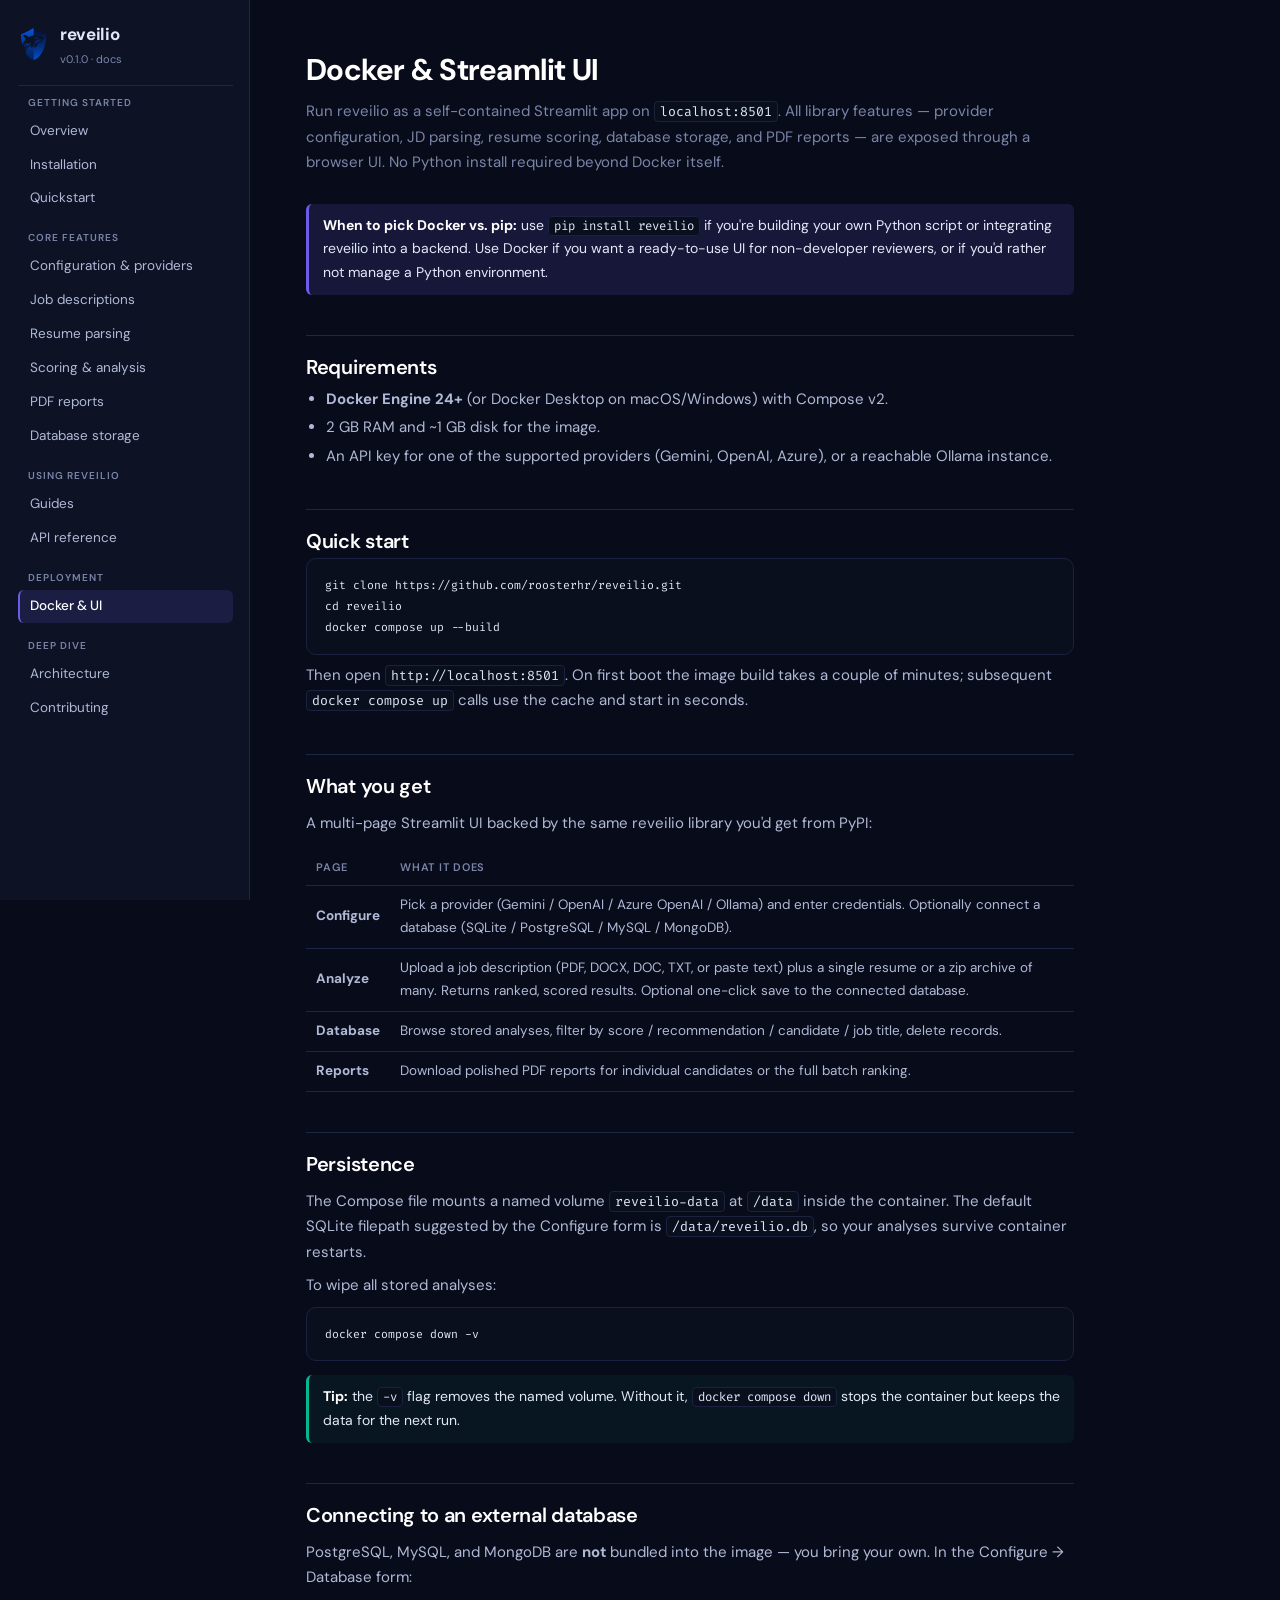
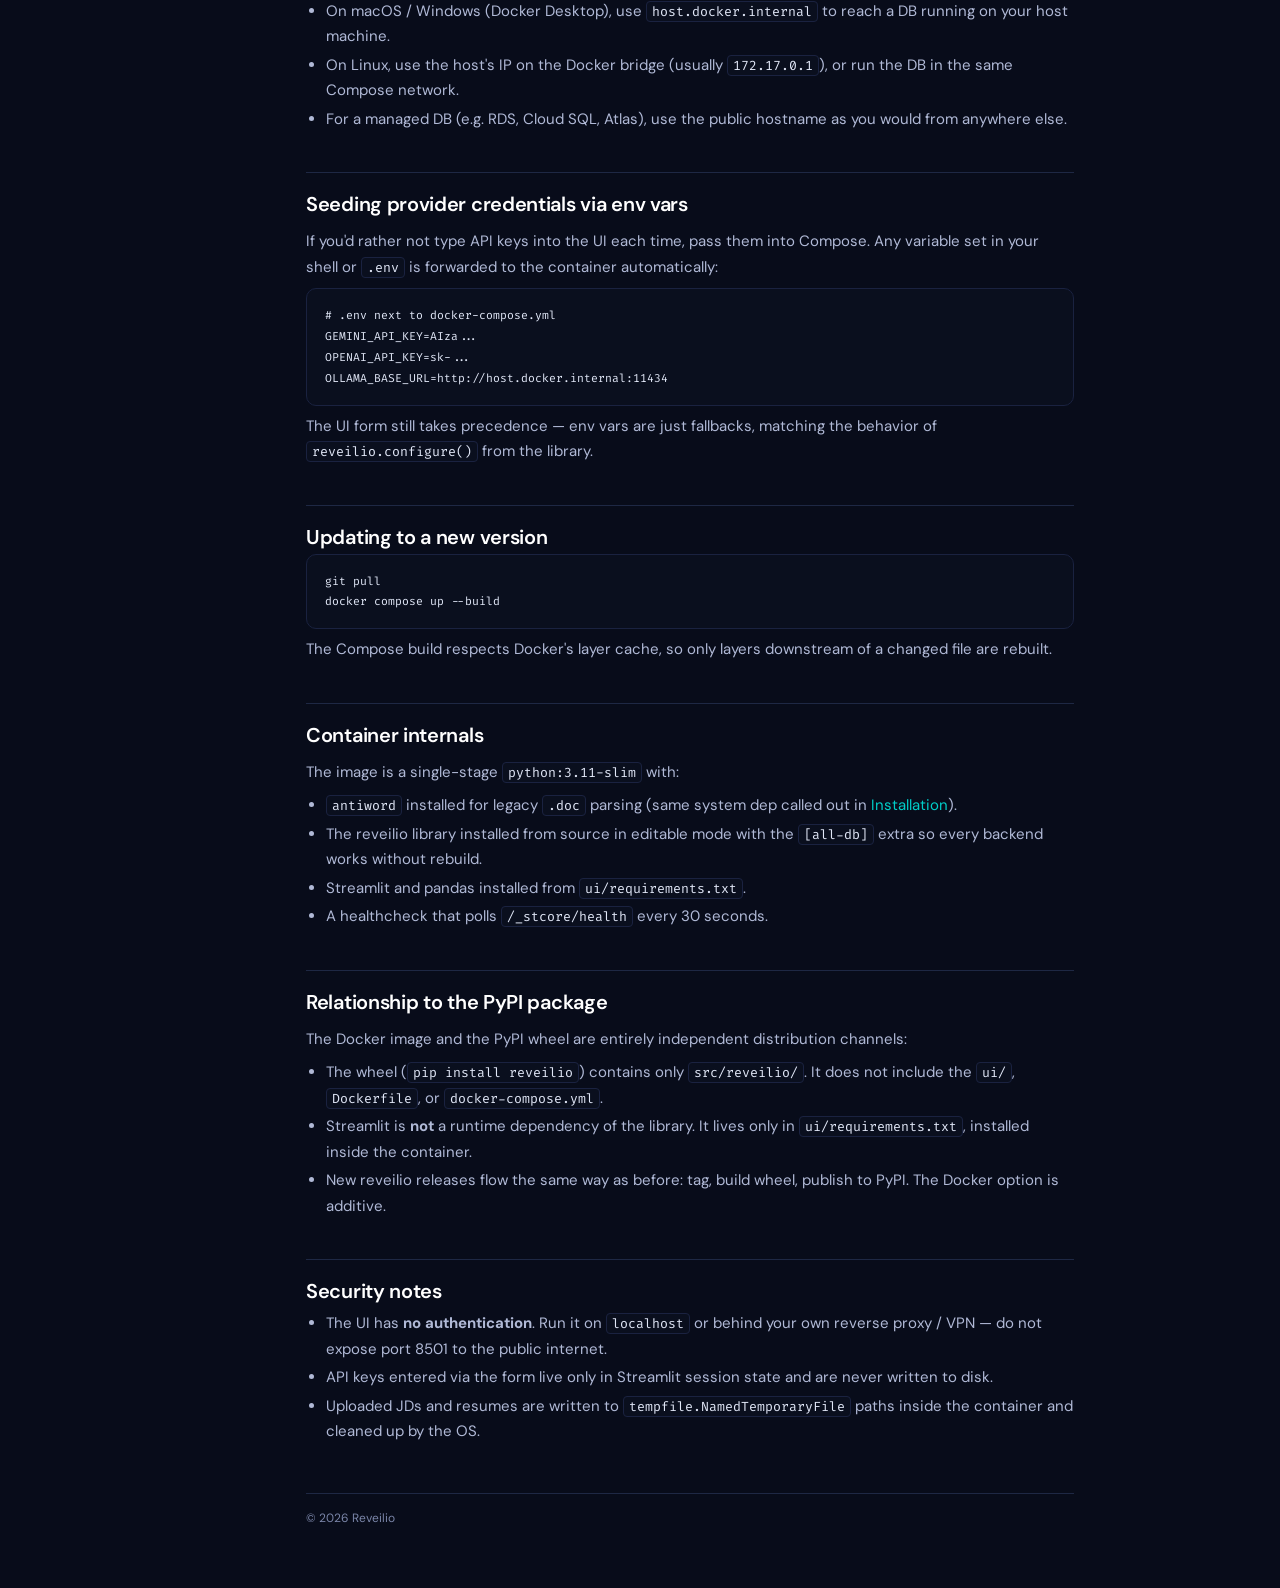
<file: docs/docker.html>
<!doctype html>
<html lang="en">
<head>
<meta charset="utf-8" />
<meta name="viewport" content="width=device-width, initial-scale=1" />
<title>Docker &amp; UI | reveilio</title>
<link rel="icon" type="image/png" href="assets/logo.png" />
<link rel="stylesheet" href="assets/style.css" />
</head>
<body>
<div class="layout">
  <aside class="sidebar">
    <div class="brand"><img class="logo" src="assets/logo.png" alt="Reveilio logo" /><div><h1>reveilio</h1><small>v0.1.0 · docs</small></div></div>
    <nav>
      <div class="section-label">Getting started</div>
      <ul>
        <li><a href="index.html">Overview</a></li>
        <li><a href="installation.html">Installation</a></li>
        <li><a href="quickstart.html">Quickstart</a></li>
      </ul>
      <div class="section-label">Core features</div>
      <ul>
        <li><a href="configuration.html">Configuration &amp; providers</a></li>
        <li><a href="job-descriptions.html">Job descriptions</a></li>
        <li><a href="resume-parsing.html">Resume parsing</a></li>
        <li><a href="scoring.html">Scoring &amp; analysis</a></li>
        <li><a href="reports.html">PDF reports</a></li>
        <li><a href="database.html">Database storage</a></li>
      </ul>
      <div class="section-label">Using reveilio</div>
      <ul>
        <li><a href="guides.html">Guides</a></li>
        <li><a href="api-reference.html">API reference</a></li>
      </ul>
      <div class="section-label">Deployment</div>
      <ul>
        <li><a class="active" href="docker.html">Docker &amp; UI</a></li>
      </ul>
      <div class="section-label">Deep dive</div>
      <ul>
        <li><a href="architecture.html">Architecture</a></li>
        <li><a href="contributing.html">Contributing</a></li>
      </ul>
    </nav>
  </aside>
  <main>
    <h1>Docker &amp; Streamlit UI</h1>
    <p class="subtitle">Run reveilio as a self-contained Streamlit app on <code>localhost:8501</code>. All library features — provider configuration, JD parsing, resume scoring, database storage, and PDF reports — are exposed through a browser UI. No Python install required beyond Docker itself.</p>

    <div class="note">
      <strong>When to pick Docker vs. pip:</strong> use <code>pip install reveilio</code> if you're building your own Python script or integrating reveilio into a backend. Use Docker if you want a ready-to-use UI for non-developer reviewers, or if you'd rather not manage a Python environment.
    </div>

    <h2>Requirements</h2>
    <ul>
      <li><strong>Docker Engine 24+</strong> (or Docker Desktop on macOS/Windows) with Compose v2.</li>
      <li>2 GB RAM and ~1 GB disk for the image.</li>
      <li>An API key for one of the supported providers (Gemini, OpenAI, Azure), or a reachable Ollama instance.</li>
    </ul>

    <h2>Quick start</h2>
<pre><code>git clone https://github.com/roosterhr/reveilio.git
cd reveilio
docker compose up --build</code></pre>
    <p>Then open <a href="http://localhost:8501" target="_blank" rel="noreferrer"><code>http://localhost:8501</code></a>. On first boot the image build takes a couple of minutes; subsequent <code>docker compose up</code> calls use the cache and start in seconds.</p>

    <h2>What you get</h2>
    <p>A multi-page Streamlit UI backed by the same reveilio library you'd get from PyPI:</p>
    <table>
      <thead><tr><th>Page</th><th>What it does</th></tr></thead>
      <tbody>
        <tr><td><strong>Configure</strong></td><td>Pick a provider (Gemini / OpenAI / Azure OpenAI / Ollama) and enter credentials. Optionally connect a database (SQLite / PostgreSQL / MySQL / MongoDB).</td></tr>
        <tr><td><strong>Analyze</strong></td><td>Upload a job description (PDF, DOCX, DOC, TXT, or paste text) plus a single resume or a zip archive of many. Returns ranked, scored results. Optional one-click save to the connected database.</td></tr>
        <tr><td><strong>Database</strong></td><td>Browse stored analyses, filter by score / recommendation / candidate / job title, delete records.</td></tr>
        <tr><td><strong>Reports</strong></td><td>Download polished PDF reports for individual candidates or the full batch ranking.</td></tr>
      </tbody>
    </table>

    <h2>Persistence</h2>
    <p>The Compose file mounts a named volume <code>reveilio-data</code> at <code>/data</code> inside the container. The default SQLite filepath suggested by the Configure form is <code>/data/reveilio.db</code>, so your analyses survive container restarts.</p>

    <p>To wipe all stored analyses:</p>
<pre><code>docker compose down -v</code></pre>

    <div class="tip">
      <strong>Tip:</strong> the <code>-v</code> flag removes the named volume. Without it, <code>docker compose down</code> stops the container but keeps the data for the next run.
    </div>

    <h2>Connecting to an external database</h2>
    <p>PostgreSQL, MySQL, and MongoDB are <strong>not</strong> bundled into the image — you bring your own. In the Configure → Database form:</p>
    <ul>
      <li>On macOS / Windows (Docker Desktop), use <code>host.docker.internal</code> to reach a DB running on your host machine.</li>
      <li>On Linux, use the host's IP on the Docker bridge (usually <code>172.17.0.1</code>), or run the DB in the same Compose network.</li>
      <li>For a managed DB (e.g. RDS, Cloud SQL, Atlas), use the public hostname as you would from anywhere else.</li>
    </ul>

    <h2>Seeding provider credentials via env vars</h2>
    <p>If you'd rather not type API keys into the UI each time, pass them into Compose. Any variable set in your shell or <code>.env</code> is forwarded to the container automatically:</p>
<pre><code># .env next to docker-compose.yml
GEMINI_API_KEY=AIza...
OPENAI_API_KEY=sk-...
OLLAMA_BASE_URL=http://host.docker.internal:11434</code></pre>
    <p>The UI form still takes precedence — env vars are just fallbacks, matching the behavior of <code>reveilio.configure()</code> from the library.</p>

    <h2>Updating to a new version</h2>
<pre><code>git pull
docker compose up --build</code></pre>
    <p>The Compose build respects Docker's layer cache, so only layers downstream of a changed file are rebuilt.</p>

    <h2>Container internals</h2>
    <p>The image is a single-stage <code>python:3.11-slim</code> with:</p>
    <ul>
      <li><code>antiword</code> installed for legacy <code>.doc</code> parsing (same system dep called out in <a href="installation.html">Installation</a>).</li>
      <li>The reveilio library installed from source in editable mode with the <code>[all-db]</code> extra so every backend works without rebuild.</li>
      <li>Streamlit and pandas installed from <code>ui/requirements.txt</code>.</li>
      <li>A healthcheck that polls <code>/_stcore/health</code> every 30 seconds.</li>
    </ul>

    <h2>Relationship to the PyPI package</h2>
    <p>The Docker image and the PyPI wheel are entirely independent distribution channels:</p>
    <ul>
      <li>The wheel (<code>pip install reveilio</code>) contains only <code>src/reveilio/</code>. It does not include the <code>ui/</code>, <code>Dockerfile</code>, or <code>docker-compose.yml</code>.</li>
      <li>Streamlit is <strong>not</strong> a runtime dependency of the library. It lives only in <code>ui/requirements.txt</code>, installed inside the container.</li>
      <li>New reveilio releases flow the same way as before: tag, build wheel, publish to PyPI. The Docker option is additive.</li>
    </ul>

    <h2>Security notes</h2>
    <ul>
      <li>The UI has <strong>no authentication</strong>. Run it on <code>localhost</code> or behind your own reverse proxy / VPN — do not expose port 8501 to the public internet.</li>
      <li>API keys entered via the form live only in Streamlit session state and are never written to disk.</li>
      <li>Uploaded JDs and resumes are written to <code>tempfile.NamedTemporaryFile</code> paths inside the container and cleaned up by the OS.</li>
    </ul>

    <footer>© 2026 Reveilio</footer>
  </main>
</div>
<script>
document.addEventListener('DOMContentLoaded', function() {
  document.querySelectorAll('pre').forEach(function(pre) {
    var btn = document.createElement('button');
    btn.className = 'copy-btn';
    btn.textContent = 'Copy';
    btn.addEventListener('click', function() {
      var code = pre.querySelector('code');
      var text = (code || pre).textContent;
      navigator.clipboard.writeText(text).then(function() {
        btn.textContent = 'Copied';
        btn.classList.add('copied');
        setTimeout(function() {
          btn.textContent = 'Copy';
          btn.classList.remove('copied');
        }, 1500);
      });
    });
    pre.appendChild(btn);
  });
});
</script>
</body>
</html>
</file>
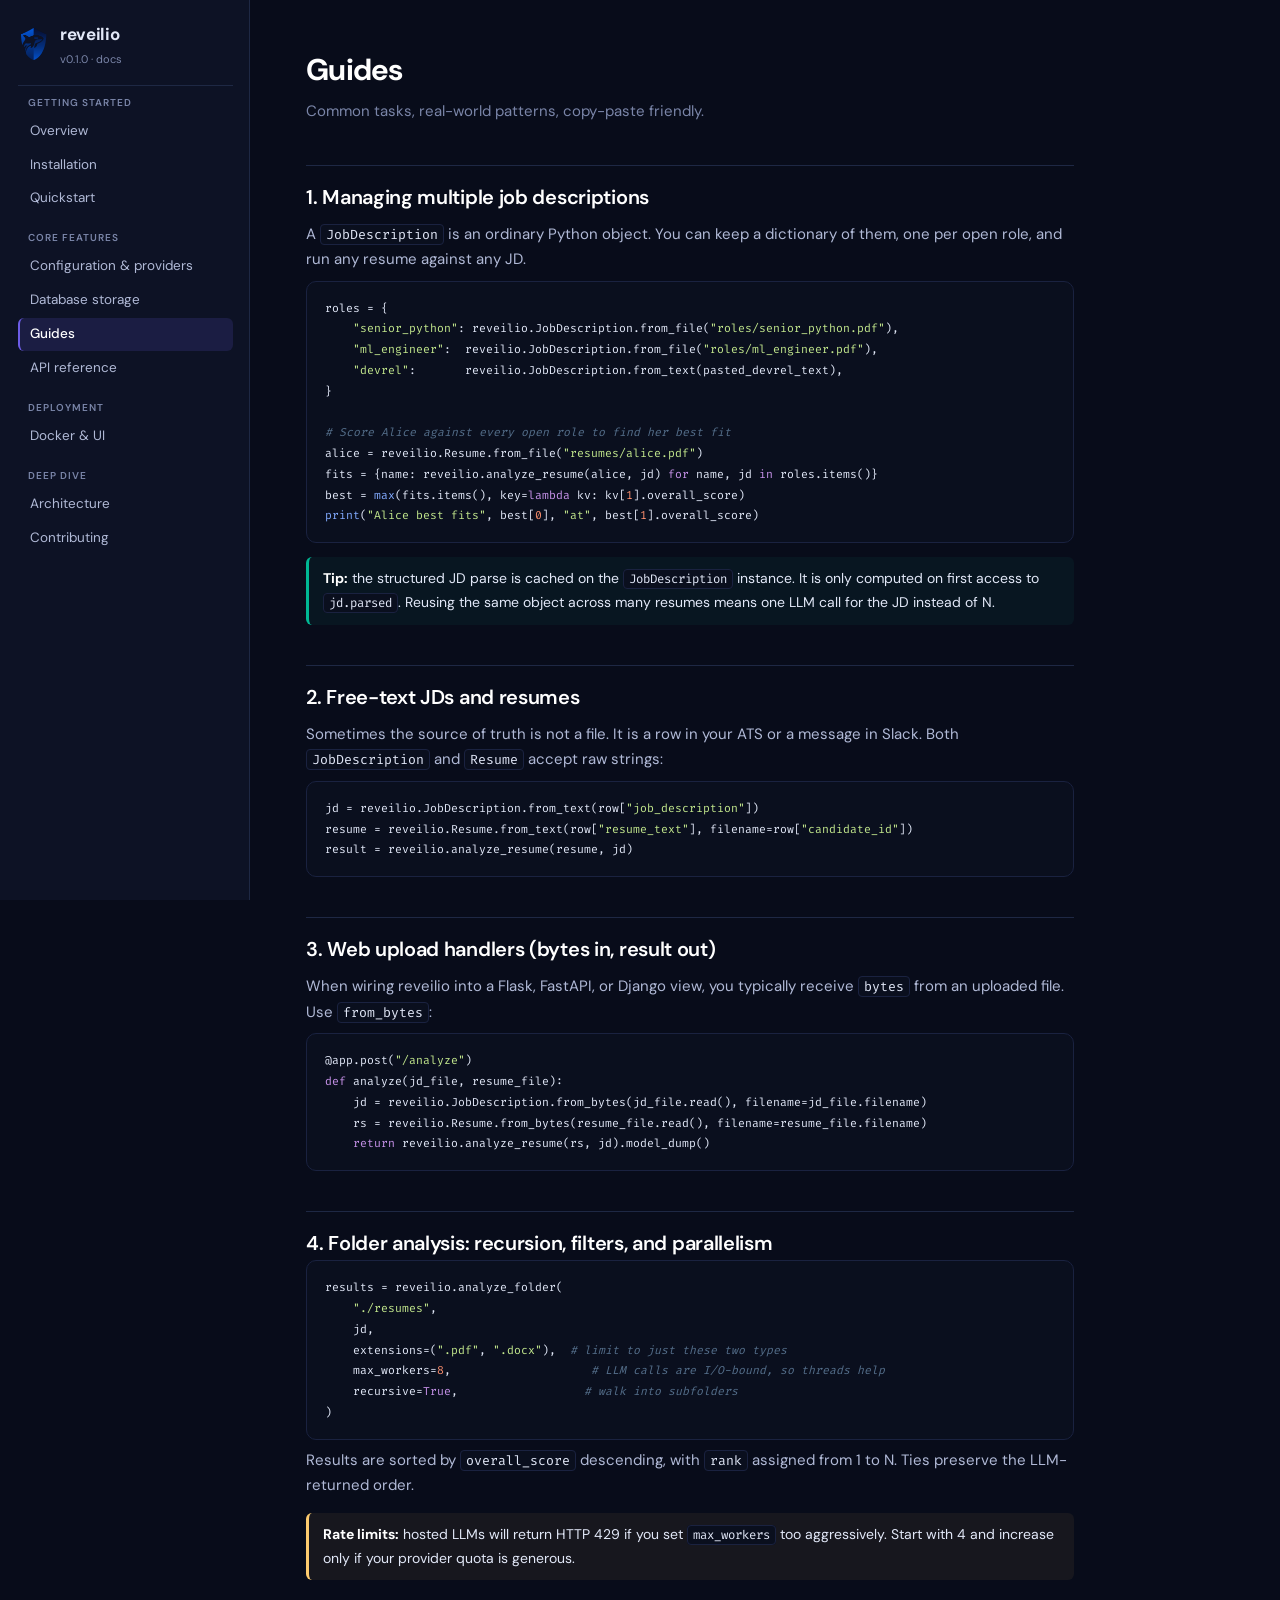
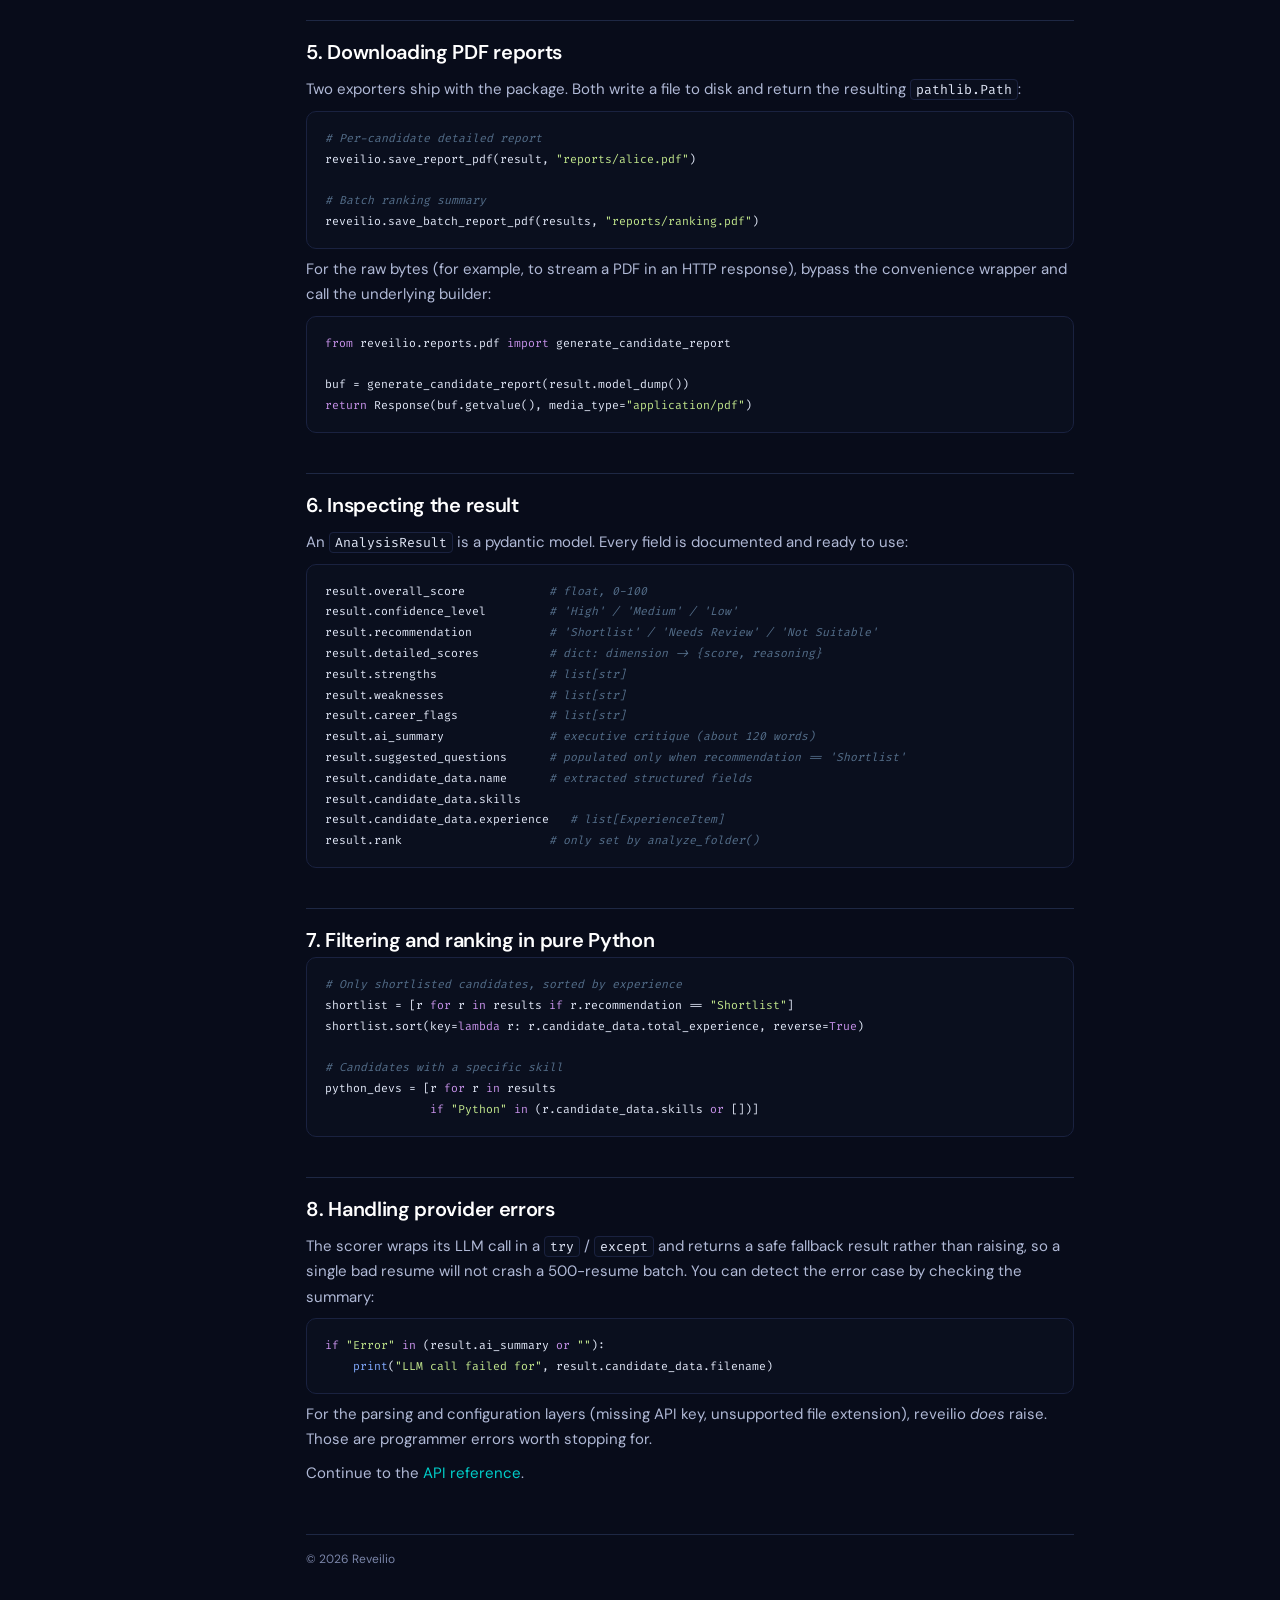
<file: docs/guides.html>
<!doctype html>
<html lang="en">
<head>
<meta charset="utf-8" />
<meta name="viewport" content="width=device-width, initial-scale=1" />
<title>Guides | reveilio</title>
<link rel="icon" type="image/png" href="assets/logo.png" />
<link rel="stylesheet" href="assets/style.css" />
</head>
<body>
<div class="layout">
  <aside class="sidebar">
    <div class="brand"><img class="logo" src="assets/logo.png" alt="Reveilio logo" /><div><h1>reveilio</h1><small>v0.1.0 · docs</small></div></div>
    <nav>
      <div class="section-label">Getting started</div>
      <ul>
        <li><a href="index.html">Overview</a></li>
        <li><a href="installation.html">Installation</a></li>
        <li><a href="quickstart.html">Quickstart</a></li>
      </ul>
      <div class="section-label">Core features</div>
      <ul>
        <li><a href="configuration.html">Configuration &amp; providers</a></li>
        <li><a href="database.html">Database storage</a></li>
        <li><a class="active" href="guides.html">Guides</a></li>
        <li><a href="api-reference.html">API reference</a></li>
      </ul>
      <div class="section-label">Deployment</div>
      <ul>
        <li><a href="docker.html">Docker &amp; UI</a></li>
      </ul>
      <div class="section-label">Deep dive</div>
      <ul>
        <li><a href="architecture.html">Architecture</a></li>
        <li><a href="contributing.html">Contributing</a></li>
      </ul>
    </nav>
  </aside>
  <main>
    <h1>Guides</h1>
    <p class="subtitle">Common tasks, real-world patterns, copy-paste friendly.</p>

    <h2>1. Managing multiple job descriptions</h2>
    <p>A <code>JobDescription</code> is an ordinary Python object. You can keep a dictionary
      of them, one per open role, and run any resume against any JD.</p>
<pre><code>roles = {
    <span class="tok-s">"senior_python"</span>: reveilio.JobDescription.from_file(<span class="tok-s">"roles/senior_python.pdf"</span>),
    <span class="tok-s">"ml_engineer"</span>:  reveilio.JobDescription.from_file(<span class="tok-s">"roles/ml_engineer.pdf"</span>),
    <span class="tok-s">"devrel"</span>:       reveilio.JobDescription.from_text(pasted_devrel_text),
}

<span class="tok-c"># Score Alice against every open role to find her best fit</span>
alice = reveilio.Resume.from_file(<span class="tok-s">"resumes/alice.pdf"</span>)
fits = {name: reveilio.analyze_resume(alice, jd) <span class="tok-k">for</span> name, jd <span class="tok-k">in</span> roles.items()}
best = <span class="tok-f">max</span>(fits.items(), key=<span class="tok-k">lambda</span> kv: kv[<span class="tok-n">1</span>].overall_score)
<span class="tok-f">print</span>(<span class="tok-s">"Alice best fits"</span>, best[<span class="tok-n">0</span>], <span class="tok-s">"at"</span>, best[<span class="tok-n">1</span>].overall_score)</code></pre>

    <div class="tip">
      <strong>Tip:</strong> the structured JD parse is cached on the <code>JobDescription</code>
      instance. It is only computed on first access to <code>jd.parsed</code>. Reusing the
      same object across many resumes means one LLM call for the JD instead of N.
    </div>

    <h2>2. Free-text JDs and resumes</h2>
    <p>Sometimes the source of truth is not a file. It is a row in your ATS or a message in
      Slack. Both <code>JobDescription</code> and <code>Resume</code> accept raw strings:</p>
<pre><code>jd = reveilio.JobDescription.from_text(row[<span class="tok-s">"job_description"</span>])
resume = reveilio.Resume.from_text(row[<span class="tok-s">"resume_text"</span>], filename=row[<span class="tok-s">"candidate_id"</span>])
result = reveilio.analyze_resume(resume, jd)</code></pre>

    <h2>3. Web upload handlers (bytes in, result out)</h2>
    <p>When wiring reveilio into a Flask, FastAPI, or Django view, you typically receive
      <code>bytes</code> from an uploaded file. Use <code>from_bytes</code>:</p>
<pre><code>@app.post(<span class="tok-s">"/analyze"</span>)
<span class="tok-k">def</span> analyze(jd_file, resume_file):
    jd = reveilio.JobDescription.from_bytes(jd_file.read(), filename=jd_file.filename)
    rs = reveilio.Resume.from_bytes(resume_file.read(), filename=resume_file.filename)
    <span class="tok-k">return</span> reveilio.analyze_resume(rs, jd).model_dump()</code></pre>

    <h2>4. Folder analysis: recursion, filters, and parallelism</h2>
<pre><code>results = reveilio.analyze_folder(
    <span class="tok-s">"./resumes"</span>,
    jd,
    extensions=(<span class="tok-s">".pdf"</span>, <span class="tok-s">".docx"</span>),  <span class="tok-c"># limit to just these two types</span>
    max_workers=<span class="tok-n">8</span>,                    <span class="tok-c"># LLM calls are I/O-bound, so threads help</span>
    recursive=<span class="tok-k">True</span>,                  <span class="tok-c"># walk into subfolders</span>
)</code></pre>
    <p>
      Results are sorted by <code>overall_score</code> descending, with <code>rank</code>
      assigned from 1 to N. Ties preserve the LLM-returned order.
    </p>
    <div class="warn">
      <strong>Rate limits:</strong> hosted LLMs will return HTTP 429 if you set
      <code>max_workers</code> too aggressively. Start with 4 and increase only if your
      provider quota is generous.
    </div>

    <h2>5. Downloading PDF reports</h2>
    <p>Two exporters ship with the package. Both write a file to disk and return the
      resulting <code>pathlib.Path</code>:</p>
<pre><code><span class="tok-c"># Per-candidate detailed report</span>
reveilio.save_report_pdf(result, <span class="tok-s">"reports/alice.pdf"</span>)

<span class="tok-c"># Batch ranking summary</span>
reveilio.save_batch_report_pdf(results, <span class="tok-s">"reports/ranking.pdf"</span>)</code></pre>
    <p>
      For the raw bytes (for example, to stream a PDF in an HTTP response), bypass the
      convenience wrapper and call the underlying builder:
    </p>
<pre><code><span class="tok-k">from</span> reveilio.reports.pdf <span class="tok-k">import</span> generate_candidate_report

buf = generate_candidate_report(result.model_dump())
<span class="tok-k">return</span> Response(buf.getvalue(), media_type=<span class="tok-s">"application/pdf"</span>)</code></pre>

    <h2>6. Inspecting the result</h2>
    <p>An <code>AnalysisResult</code> is a pydantic model. Every field is documented and
      ready to use:</p>
<pre><code>result.overall_score            <span class="tok-c"># float, 0-100</span>
result.confidence_level         <span class="tok-c"># 'High' / 'Medium' / 'Low'</span>
result.recommendation           <span class="tok-c"># 'Shortlist' / 'Needs Review' / 'Not Suitable'</span>
result.detailed_scores          <span class="tok-c"># dict: dimension -&gt; {score, reasoning}</span>
result.strengths                <span class="tok-c"># list[str]</span>
result.weaknesses               <span class="tok-c"># list[str]</span>
result.career_flags             <span class="tok-c"># list[str]</span>
result.ai_summary               <span class="tok-c"># executive critique (about 120 words)</span>
result.suggested_questions      <span class="tok-c"># populated only when recommendation == 'Shortlist'</span>
result.candidate_data.name      <span class="tok-c"># extracted structured fields</span>
result.candidate_data.skills
result.candidate_data.experience   <span class="tok-c"># list[ExperienceItem]</span>
result.rank                     <span class="tok-c"># only set by analyze_folder()</span></code></pre>

    <h2>7. Filtering and ranking in pure Python</h2>
<pre><code><span class="tok-c"># Only shortlisted candidates, sorted by experience</span>
shortlist = [r <span class="tok-k">for</span> r <span class="tok-k">in</span> results <span class="tok-k">if</span> r.recommendation == <span class="tok-s">"Shortlist"</span>]
shortlist.sort(key=<span class="tok-k">lambda</span> r: r.candidate_data.total_experience, reverse=<span class="tok-k">True</span>)

<span class="tok-c"># Candidates with a specific skill</span>
python_devs = [r <span class="tok-k">for</span> r <span class="tok-k">in</span> results
               <span class="tok-k">if</span> <span class="tok-s">"Python"</span> <span class="tok-k">in</span> (r.candidate_data.skills <span class="tok-k">or</span> [])]</code></pre>

    <h2>8. Handling provider errors</h2>
    <p>The scorer wraps its LLM call in a <code>try</code> / <code>except</code> and returns
      a safe fallback result rather than raising, so a single bad resume will not crash a
      500-resume batch. You can detect the error case by checking the summary:</p>
<pre><code><span class="tok-k">if</span> <span class="tok-s">"Error"</span> <span class="tok-k">in</span> (result.ai_summary <span class="tok-k">or</span> <span class="tok-s">""</span>):
    <span class="tok-f">print</span>(<span class="tok-s">"LLM call failed for"</span>, result.candidate_data.filename)</code></pre>
    <p>For the parsing and configuration layers (missing API key, unsupported file
      extension), reveilio <em>does</em> raise. Those are programmer errors worth stopping
      for.</p>

    <p>Continue to the <a href="api-reference.html">API reference</a>.</p>
    <footer>© 2026 Reveilio</footer>
  </main>
</div>
<script>
document.addEventListener('DOMContentLoaded', function() {
  document.querySelectorAll('pre').forEach(function(pre) {
    var btn = document.createElement('button');
    btn.className = 'copy-btn';
    btn.textContent = 'Copy';
    btn.addEventListener('click', function() {
      var code = pre.querySelector('code');
      var text = (code || pre).textContent;
      navigator.clipboard.writeText(text).then(function() {
        btn.textContent = 'Copied';
        btn.classList.add('copied');
        setTimeout(function() {
          btn.textContent = 'Copy';
          btn.classList.remove('copied');
        }, 1500);
      });
    });
    pre.appendChild(btn);
  });
});
</script>
</body>
</html>
</file>
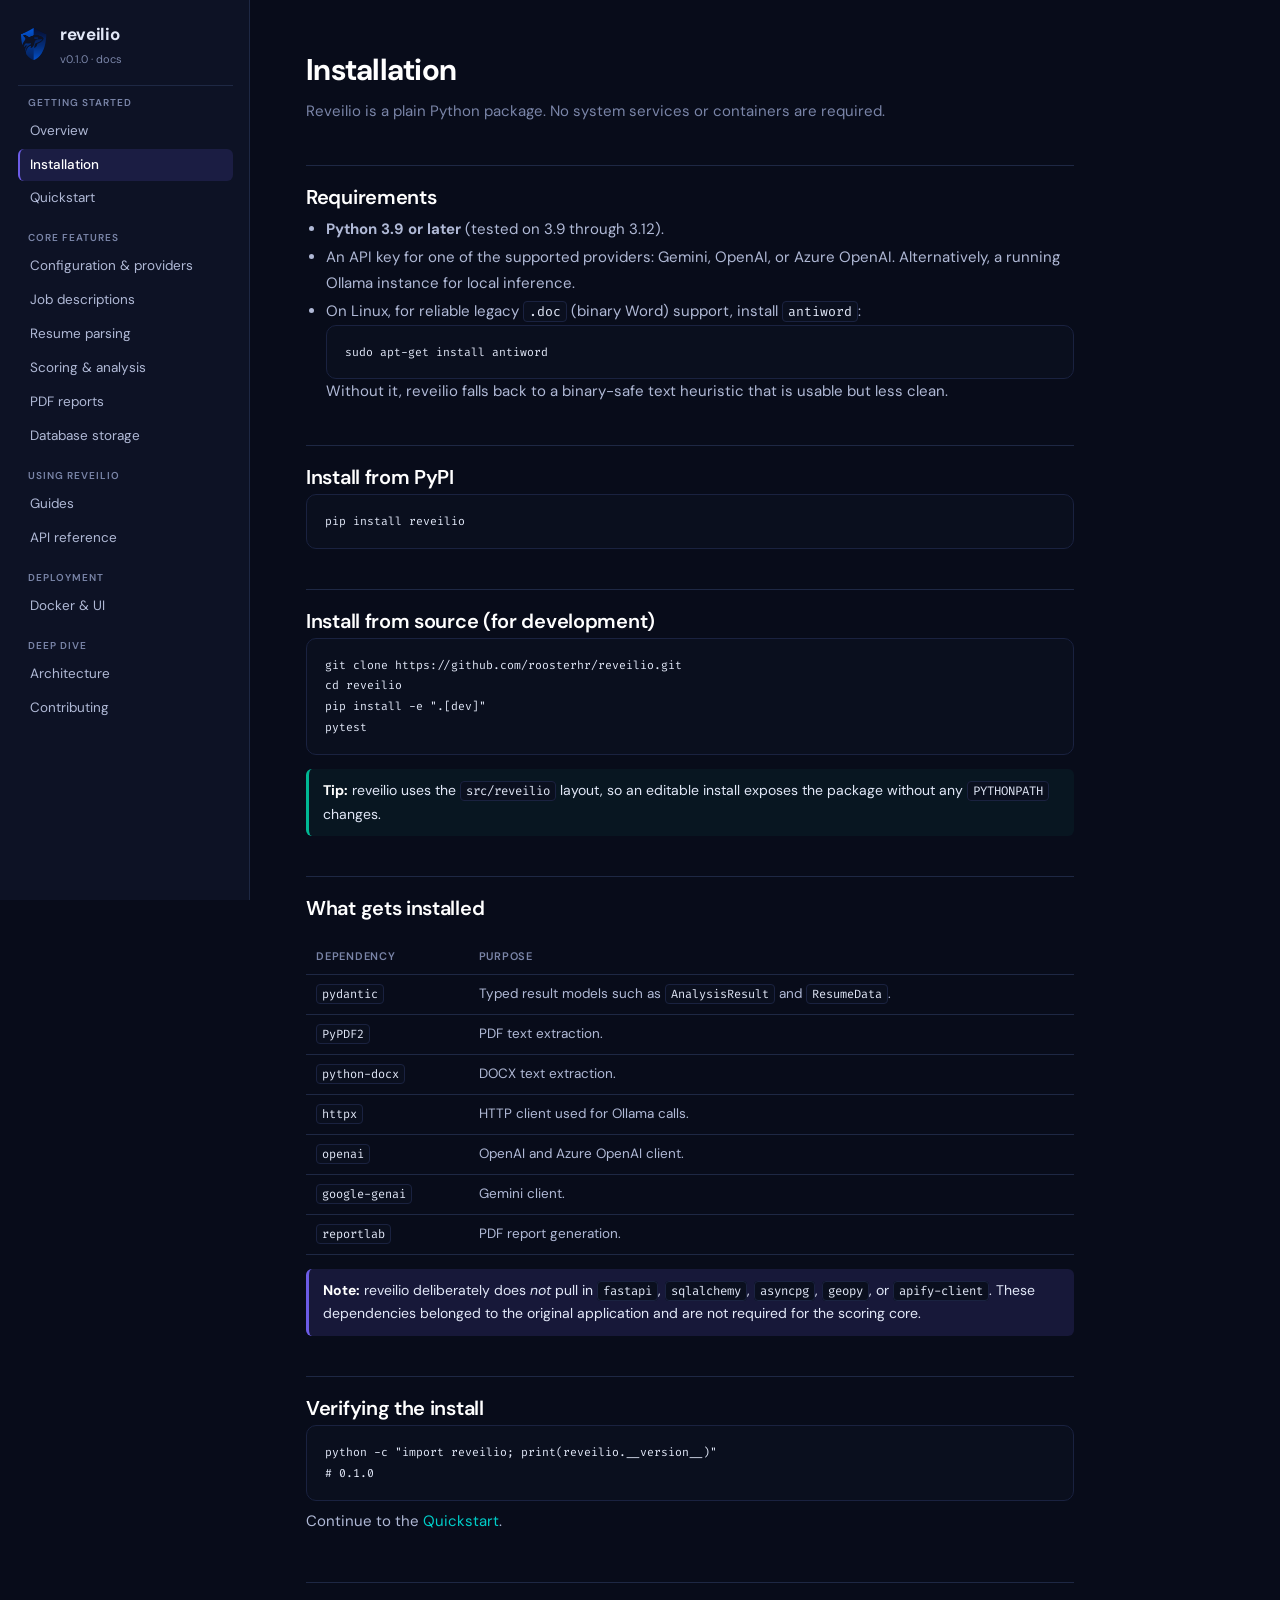
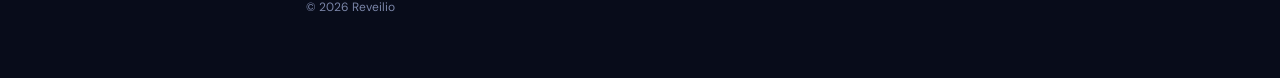
<file: docs/installation.html>
<!doctype html>
<html lang="en">
<head>
<meta charset="utf-8" />
<meta name="viewport" content="width=device-width, initial-scale=1" />
<title>Installation | reveilio</title>
<link rel="icon" type="image/png" href="assets/logo.png" />
<link rel="stylesheet" href="assets/style.css" />
</head>
<body>
<div class="layout">
  <aside class="sidebar">
    <div class="brand"><img class="logo" src="assets/logo.png" alt="Reveilio logo" /><div><h1>reveilio</h1><small>v0.1.0 · docs</small></div></div>
    <nav>
      <div class="section-label">Getting started</div>
      <ul>
        <li><a href="index.html">Overview</a></li>
        <li><a class="active" href="installation.html">Installation</a></li>
        <li><a href="quickstart.html">Quickstart</a></li>
      </ul>
      <div class="section-label">Core features</div>
      <ul>
        <li><a href="configuration.html">Configuration &amp; providers</a></li>
        <li><a href="job-descriptions.html">Job descriptions</a></li>
        <li><a href="resume-parsing.html">Resume parsing</a></li>
        <li><a href="scoring.html">Scoring &amp; analysis</a></li>
        <li><a href="reports.html">PDF reports</a></li>
        <li><a href="database.html">Database storage</a></li>
      </ul>
      <div class="section-label">Using reveilio</div>
      <ul>
        <li><a href="guides.html">Guides</a></li>
        <li><a href="api-reference.html">API reference</a></li>
      </ul>
      <div class="section-label">Deployment</div>
      <ul>
        <li><a href="docker.html">Docker &amp; UI</a></li>
      </ul>
      <div class="section-label">Deep dive</div>
      <ul>
        <li><a href="architecture.html">Architecture</a></li>
        <li><a href="contributing.html">Contributing</a></li>
      </ul>
    </nav>
  </aside>
  <main>
    <h1>Installation</h1>
    <p class="subtitle">Reveilio is a plain Python package. No system services or containers are required.</p>

    <h2>Requirements</h2>
    <ul>
      <li><strong>Python 3.9 or later</strong> (tested on 3.9 through 3.12).</li>
      <li>An API key for one of the supported providers: Gemini, OpenAI, or Azure OpenAI. Alternatively, a running Ollama instance for local inference.</li>
      <li>On Linux, for reliable legacy <code>.doc</code> (binary Word) support, install <code>antiword</code>:
        <pre><code>sudo apt-get install antiword</code></pre>
        Without it, reveilio falls back to a binary-safe text heuristic that is usable but less clean.</li>
    </ul>

    <h2>Install from PyPI</h2>
<pre><code>pip install reveilio</code></pre>

    <h2>Install from source (for development)</h2>
<pre><code>git clone https://github.com/roosterhr/reveilio.git
cd reveilio
pip install -e ".[dev]"
pytest</code></pre>

    <div class="tip">
      <strong>Tip:</strong> reveilio uses the <code>src/reveilio</code> layout, so an editable
      install exposes the package without any <code>PYTHONPATH</code> changes.
    </div>

    <h2>What gets installed</h2>
    <table>
      <thead><tr><th>Dependency</th><th>Purpose</th></tr></thead>
      <tbody>
        <tr><td><code>pydantic</code></td><td>Typed result models such as <code>AnalysisResult</code> and <code>ResumeData</code>.</td></tr>
        <tr><td><code>PyPDF2</code></td><td>PDF text extraction.</td></tr>
        <tr><td><code>python-docx</code></td><td>DOCX text extraction.</td></tr>
        <tr><td><code>httpx</code></td><td>HTTP client used for Ollama calls.</td></tr>
        <tr><td><code>openai</code></td><td>OpenAI and Azure OpenAI client.</td></tr>
        <tr><td><code>google-genai</code></td><td>Gemini client.</td></tr>
        <tr><td><code>reportlab</code></td><td>PDF report generation.</td></tr>
      </tbody>
    </table>

    <div class="note">
      <strong>Note:</strong> reveilio deliberately does <em>not</em> pull in <code>fastapi</code>,
      <code>sqlalchemy</code>, <code>asyncpg</code>, <code>geopy</code>, or <code>apify-client</code>.
      These dependencies belonged to the original application and are not required for the
      scoring core.
    </div>

    <h2>Verifying the install</h2>
<pre><code>python -c "import reveilio; print(reveilio.__version__)"
# 0.1.0</code></pre>

    <p>Continue to the <a href="quickstart.html">Quickstart</a>.</p>
    <footer>© 2026 Reveilio</footer>
  </main>
</div>
<script>
document.addEventListener('DOMContentLoaded', function() {
  document.querySelectorAll('pre').forEach(function(pre) {
    var btn = document.createElement('button');
    btn.className = 'copy-btn';
    btn.textContent = 'Copy';
    btn.addEventListener('click', function() {
      var code = pre.querySelector('code');
      var text = (code || pre).textContent;
      navigator.clipboard.writeText(text).then(function() {
        btn.textContent = 'Copied';
        btn.classList.add('copied');
        setTimeout(function() {
          btn.textContent = 'Copy';
          btn.classList.remove('copied');
        }, 1500);
      });
    });
    pre.appendChild(btn);
  });
});
</script>
</body>
</html>
</file>
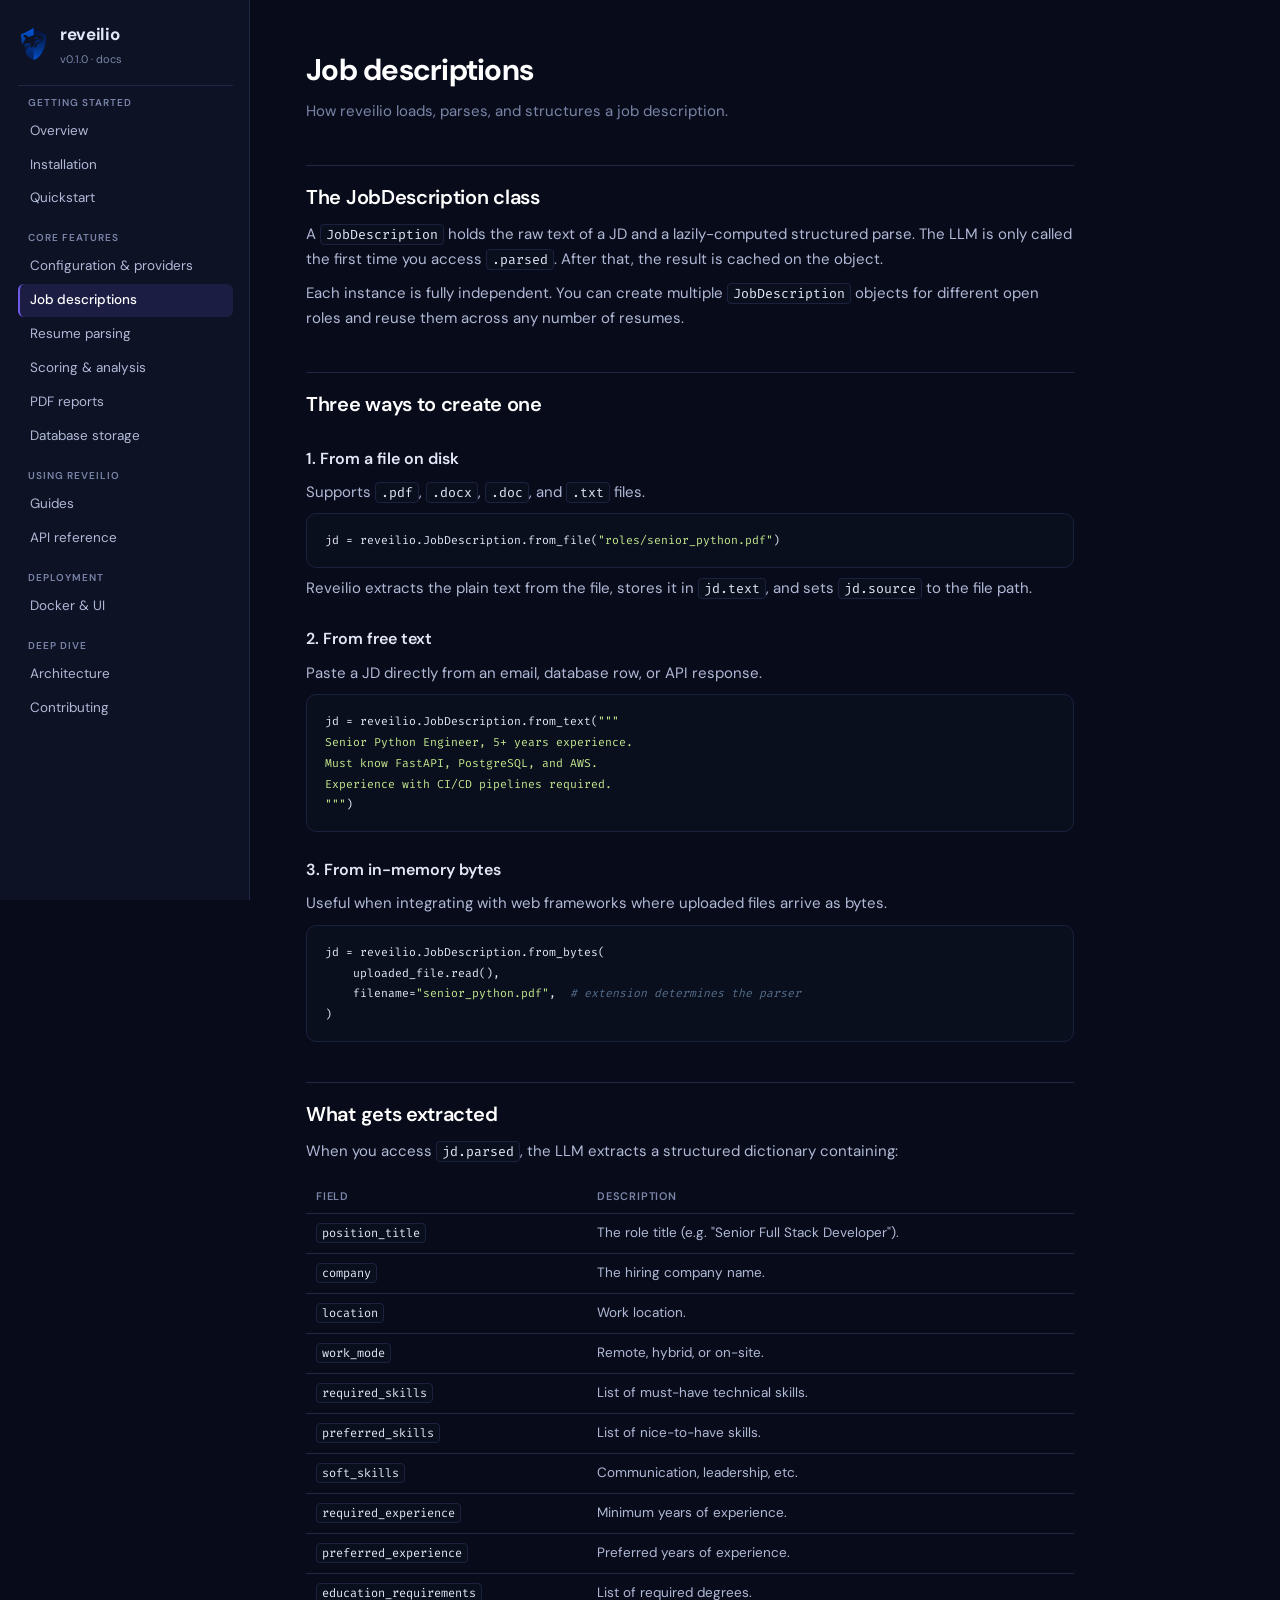
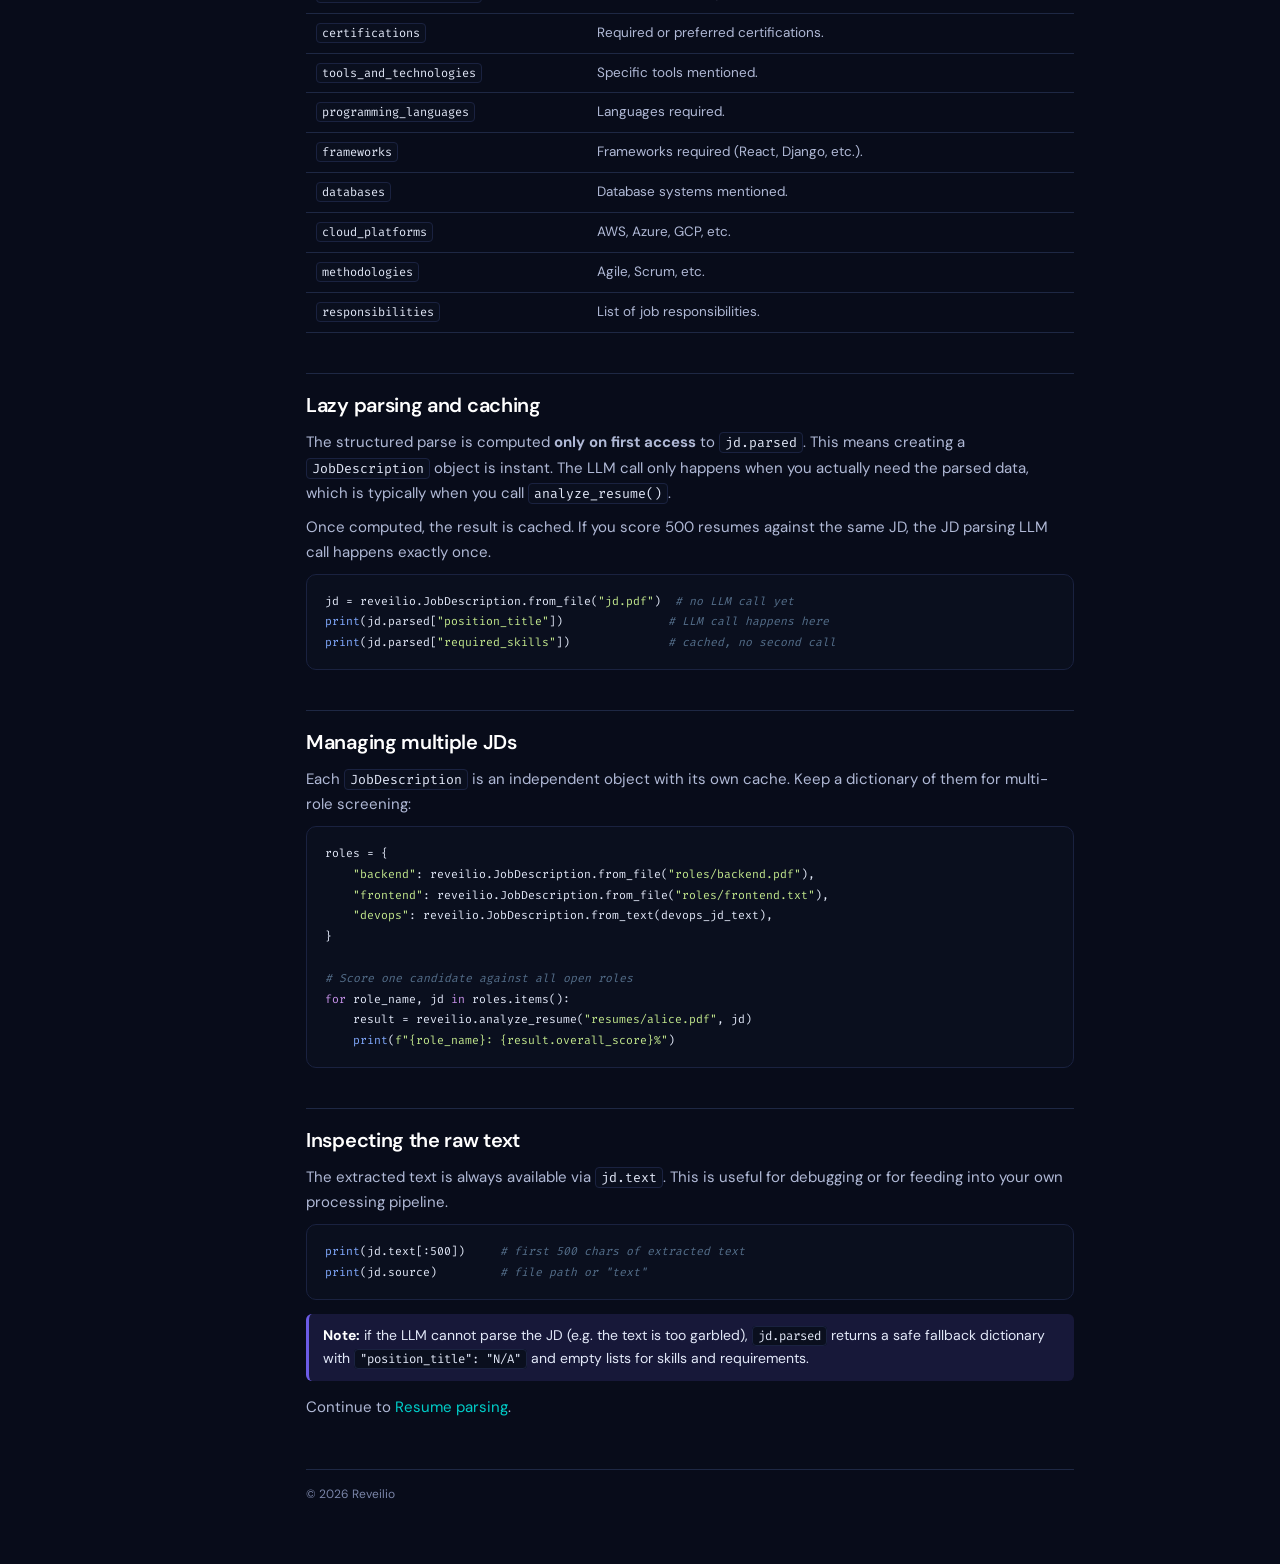
<file: docs/job-descriptions.html>
<!doctype html>
<html lang="en">
<head>
<meta charset="utf-8" />
<meta name="viewport" content="width=device-width, initial-scale=1" />
<title>Job descriptions | reveilio</title>
<link rel="icon" type="image/png" href="assets/logo.png" />
<link rel="stylesheet" href="assets/style.css" />
</head>
<body>
<div class="layout">
  <aside class="sidebar">
    <div class="brand"><img class="logo" src="assets/logo.png" alt="Reveilio logo" /><div><h1>reveilio</h1><small>v0.1.0 &middot; docs</small></div></div>
    <nav>
      <div class="section-label">Getting started</div>
      <ul>
        <li><a href="index.html">Overview</a></li>
        <li><a href="installation.html">Installation</a></li>
        <li><a href="quickstart.html">Quickstart</a></li>
      </ul>
      <div class="section-label">Core features</div>
      <ul>
        <li><a href="configuration.html">Configuration &amp; providers</a></li>
        <li><a class="active" href="job-descriptions.html">Job descriptions</a></li>
        <li><a href="resume-parsing.html">Resume parsing</a></li>
        <li><a href="scoring.html">Scoring &amp; analysis</a></li>
        <li><a href="reports.html">PDF reports</a></li>
        <li><a href="database.html">Database storage</a></li>
      </ul>
      <div class="section-label">Using reveilio</div>
      <ul>
        <li><a href="guides.html">Guides</a></li>
        <li><a href="api-reference.html">API reference</a></li>
      </ul>
      <div class="section-label">Deployment</div>
      <ul>
        <li><a href="docker.html">Docker &amp; UI</a></li>
      </ul>
      <div class="section-label">Deep dive</div>
      <ul>
        <li><a href="architecture.html">Architecture</a></li>
        <li><a href="contributing.html">Contributing</a></li>
      </ul>
    </nav>
  </aside>
  <main>
    <h1>Job descriptions</h1>
    <p class="subtitle">How reveilio loads, parses, and structures a job description.</p>

    <h2>The JobDescription class</h2>
    <p>A <code>JobDescription</code> holds the raw text of a JD and a lazily-computed
      structured parse. The LLM is only called the first time you access
      <code>.parsed</code>. After that, the result is cached on the object.</p>
    <p>Each instance is fully independent. You can create multiple
      <code>JobDescription</code> objects for different open roles and reuse them
      across any number of resumes.</p>

    <h2>Three ways to create one</h2>

    <h3>1. From a file on disk</h3>
    <p>Supports <code>.pdf</code>, <code>.docx</code>, <code>.doc</code>, and <code>.txt</code> files.</p>
<pre><code>jd = reveilio.JobDescription.from_file(<span class="tok-s">"roles/senior_python.pdf"</span>)</code></pre>
    <p>Reveilio extracts the plain text from the file, stores it in <code>jd.text</code>,
      and sets <code>jd.source</code> to the file path.</p>

    <h3>2. From free text</h3>
    <p>Paste a JD directly from an email, database row, or API response.</p>
<pre><code>jd = reveilio.JobDescription.from_text(<span class="tok-s">"""
Senior Python Engineer, 5+ years experience.
Must know FastAPI, PostgreSQL, and AWS.
Experience with CI/CD pipelines required.
"""</span>)</code></pre>

    <h3>3. From in-memory bytes</h3>
    <p>Useful when integrating with web frameworks where uploaded files arrive as bytes.</p>
<pre><code>jd = reveilio.JobDescription.from_bytes(
    uploaded_file.read(),
    filename=<span class="tok-s">"senior_python.pdf"</span>,  <span class="tok-c"># extension determines the parser</span>
)</code></pre>

    <h2>What gets extracted</h2>
    <p>When you access <code>jd.parsed</code>, the LLM extracts a structured dictionary
      containing:</p>
    <table>
      <thead><tr><th>Field</th><th>Description</th></tr></thead>
      <tbody>
        <tr><td><code>position_title</code></td><td>The role title (e.g. "Senior Full Stack Developer").</td></tr>
        <tr><td><code>company</code></td><td>The hiring company name.</td></tr>
        <tr><td><code>location</code></td><td>Work location.</td></tr>
        <tr><td><code>work_mode</code></td><td>Remote, hybrid, or on-site.</td></tr>
        <tr><td><code>required_skills</code></td><td>List of must-have technical skills.</td></tr>
        <tr><td><code>preferred_skills</code></td><td>List of nice-to-have skills.</td></tr>
        <tr><td><code>soft_skills</code></td><td>Communication, leadership, etc.</td></tr>
        <tr><td><code>required_experience</code></td><td>Minimum years of experience.</td></tr>
        <tr><td><code>preferred_experience</code></td><td>Preferred years of experience.</td></tr>
        <tr><td><code>education_requirements</code></td><td>List of required degrees.</td></tr>
        <tr><td><code>certifications</code></td><td>Required or preferred certifications.</td></tr>
        <tr><td><code>tools_and_technologies</code></td><td>Specific tools mentioned.</td></tr>
        <tr><td><code>programming_languages</code></td><td>Languages required.</td></tr>
        <tr><td><code>frameworks</code></td><td>Frameworks required (React, Django, etc.).</td></tr>
        <tr><td><code>databases</code></td><td>Database systems mentioned.</td></tr>
        <tr><td><code>cloud_platforms</code></td><td>AWS, Azure, GCP, etc.</td></tr>
        <tr><td><code>methodologies</code></td><td>Agile, Scrum, etc.</td></tr>
        <tr><td><code>responsibilities</code></td><td>List of job responsibilities.</td></tr>
      </tbody>
    </table>

    <h2>Lazy parsing and caching</h2>
    <p>The structured parse is computed <strong>only on first access</strong> to
      <code>jd.parsed</code>. This means creating a <code>JobDescription</code> object
      is instant. The LLM call only happens when you actually need the parsed data,
      which is typically when you call <code>analyze_resume()</code>.</p>
    <p>Once computed, the result is cached. If you score 500 resumes against the same JD,
      the JD parsing LLM call happens exactly once.</p>
<pre><code>jd = reveilio.JobDescription.from_file(<span class="tok-s">"jd.pdf"</span>)  <span class="tok-c"># no LLM call yet</span>
<span class="tok-f">print</span>(jd.parsed[<span class="tok-s">"position_title"</span>])               <span class="tok-c"># LLM call happens here</span>
<span class="tok-f">print</span>(jd.parsed[<span class="tok-s">"required_skills"</span>])              <span class="tok-c"># cached, no second call</span></code></pre>

    <h2>Managing multiple JDs</h2>
    <p>Each <code>JobDescription</code> is an independent object with its own cache.
      Keep a dictionary of them for multi-role screening:</p>
<pre><code>roles = {
    <span class="tok-s">"backend"</span>: reveilio.JobDescription.from_file(<span class="tok-s">"roles/backend.pdf"</span>),
    <span class="tok-s">"frontend"</span>: reveilio.JobDescription.from_file(<span class="tok-s">"roles/frontend.txt"</span>),
    <span class="tok-s">"devops"</span>: reveilio.JobDescription.from_text(devops_jd_text),
}

<span class="tok-c"># Score one candidate against all open roles</span>
<span class="tok-k">for</span> role_name, jd <span class="tok-k">in</span> roles.items():
    result = reveilio.analyze_resume(<span class="tok-s">"resumes/alice.pdf"</span>, jd)
    <span class="tok-f">print</span>(<span class="tok-s">f"{role_name}: {result.overall_score}%"</span>)</code></pre>

    <h2>Inspecting the raw text</h2>
    <p>The extracted text is always available via <code>jd.text</code>. This is useful for
      debugging or for feeding into your own processing pipeline.</p>
<pre><code><span class="tok-f">print</span>(jd.text[:500])     <span class="tok-c"># first 500 chars of extracted text</span>
<span class="tok-f">print</span>(jd.source)         <span class="tok-c"># file path or "text"</span></code></pre>

    <div class="note">
      <strong>Note:</strong> if the LLM cannot parse the JD (e.g. the text is too garbled),
      <code>jd.parsed</code> returns a safe fallback dictionary with
      <code>"position_title": "N/A"</code> and empty lists for skills and requirements.
    </div>

    <p>Continue to <a href="resume-parsing.html">Resume parsing</a>.</p>
    <footer>&copy; 2026 Reveilio</footer>
  </main>
</div>
<script>
document.addEventListener('DOMContentLoaded', function() {
  document.querySelectorAll('pre').forEach(function(pre) {
    var btn = document.createElement('button');
    btn.className = 'copy-btn';
    btn.textContent = 'Copy';
    btn.addEventListener('click', function() {
      var code = pre.querySelector('code');
      var text = (code || pre).textContent;
      navigator.clipboard.writeText(text).then(function() {
        btn.textContent = 'Copied';
        btn.classList.add('copied');
        setTimeout(function() {
          btn.textContent = 'Copy';
          btn.classList.remove('copied');
        }, 1500);
      });
    });
    pre.appendChild(btn);
  });
});
</script>
</body>
</html>
</file>
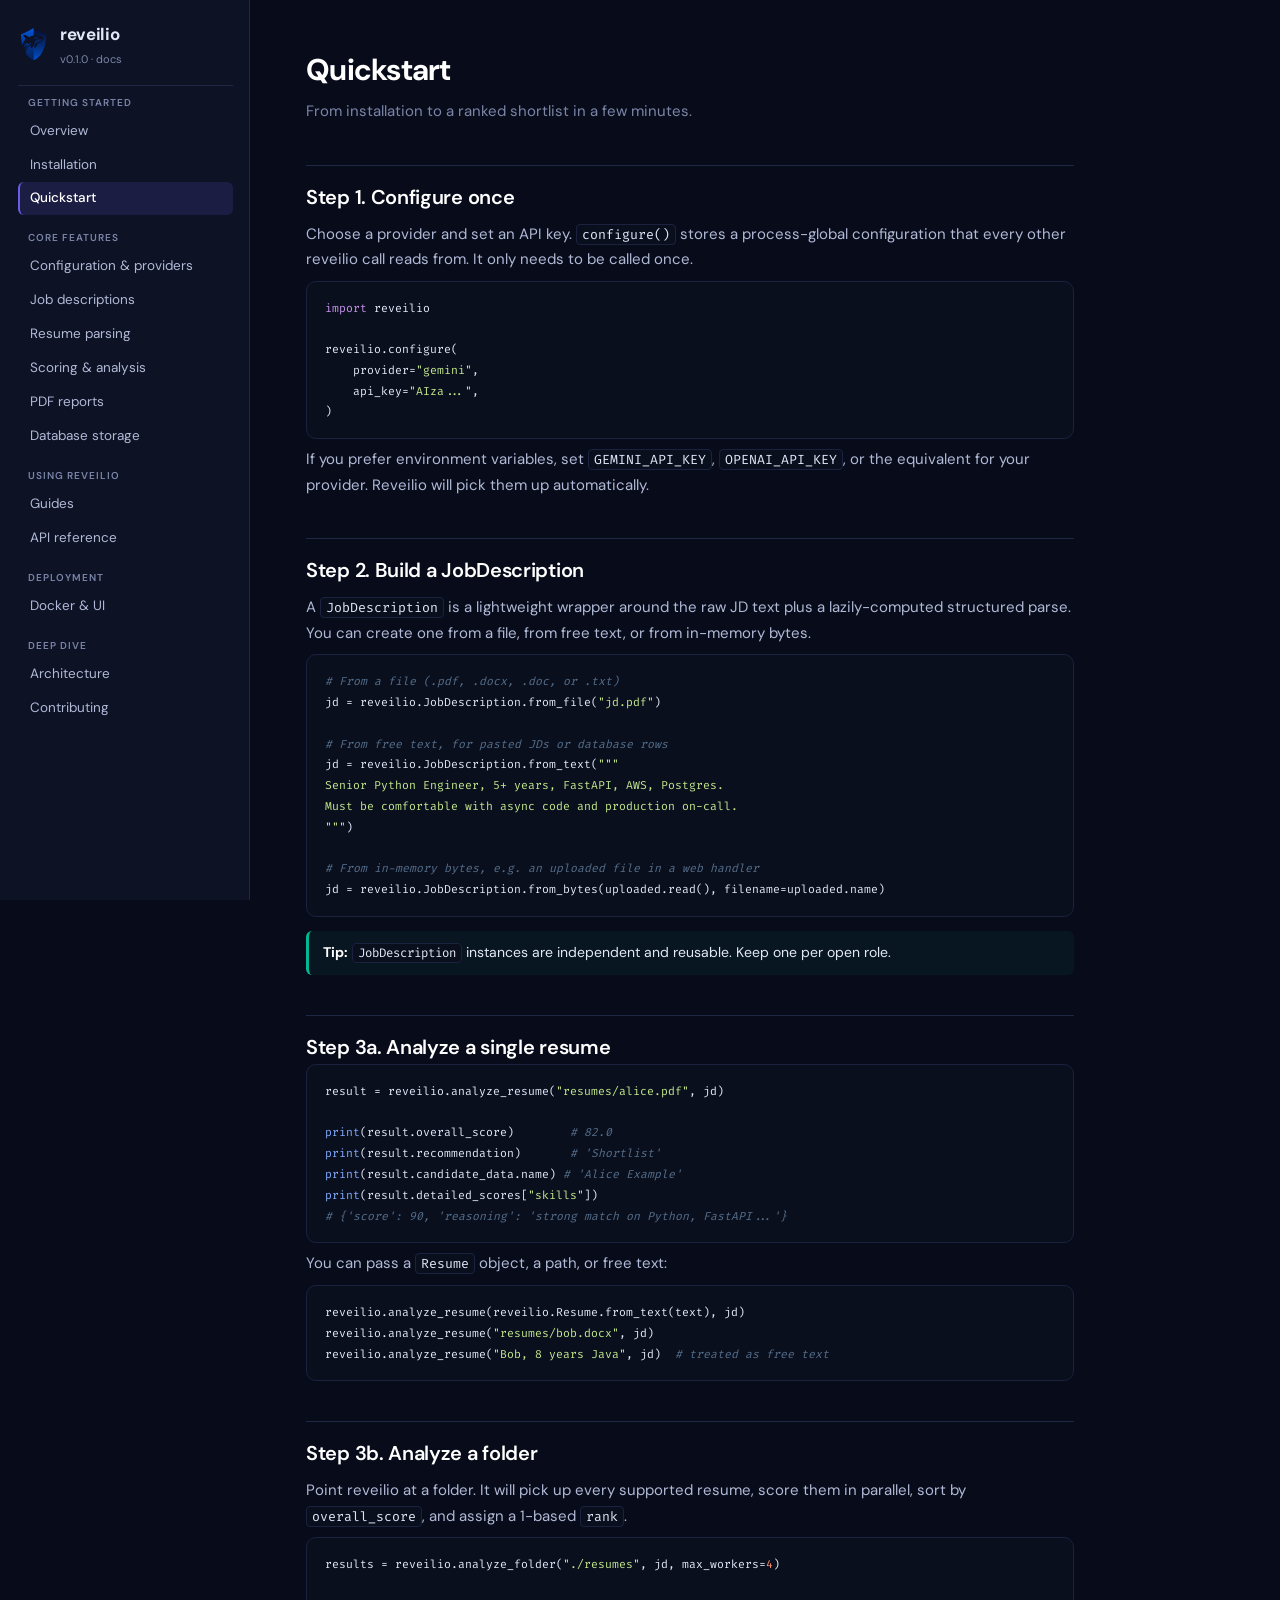
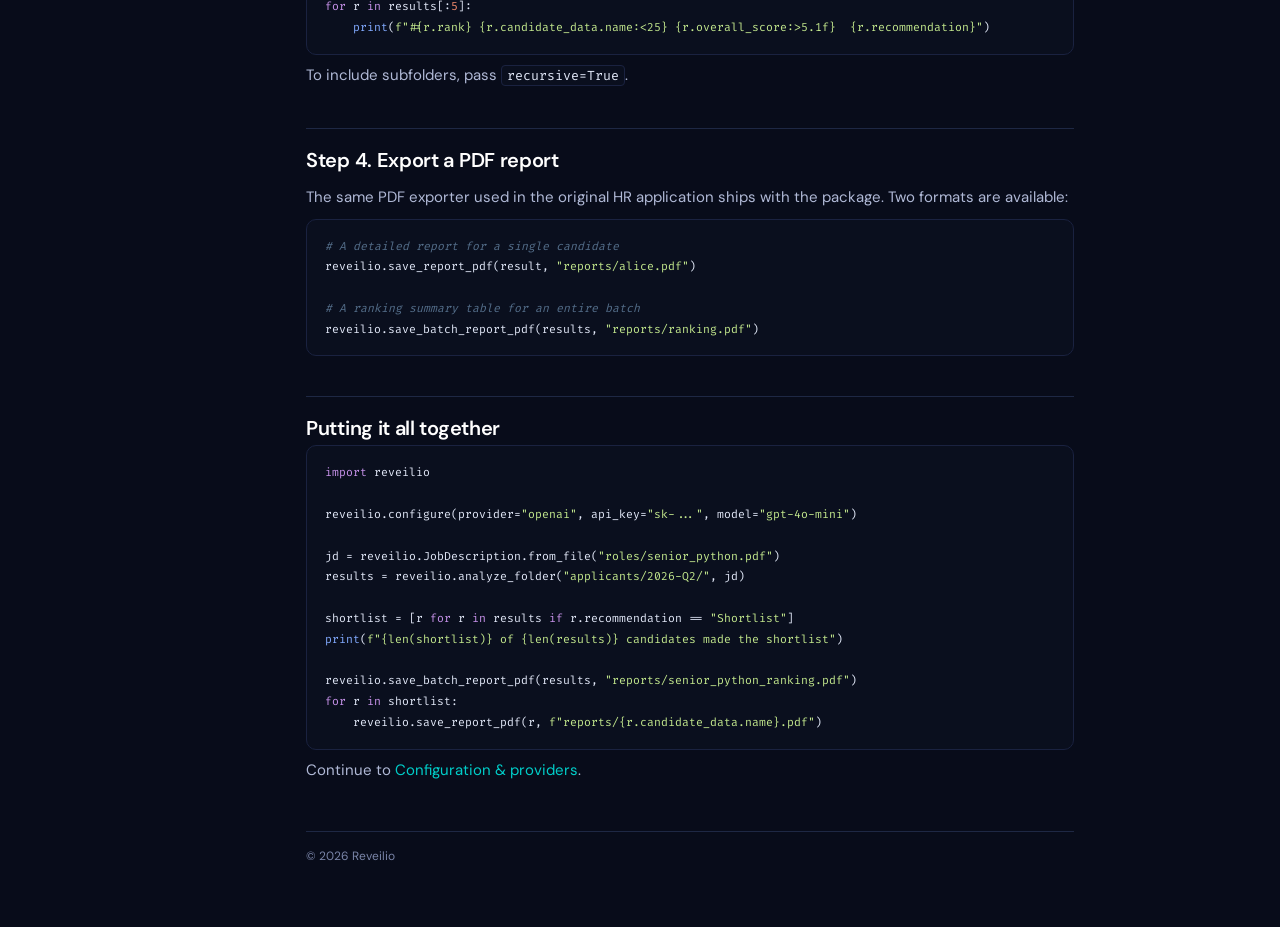
<file: docs/quickstart.html>
<!doctype html>
<html lang="en">
<head>
<meta charset="utf-8" />
<meta name="viewport" content="width=device-width, initial-scale=1" />
<title>Quickstart | reveilio</title>
<link rel="icon" type="image/png" href="assets/logo.png" />
<link rel="stylesheet" href="assets/style.css" />
</head>
<body>
<div class="layout">
  <aside class="sidebar">
    <div class="brand"><img class="logo" src="assets/logo.png" alt="Reveilio logo" /><div><h1>reveilio</h1><small>v0.1.0 · docs</small></div></div>
    <nav>
      <div class="section-label">Getting started</div>
      <ul>
        <li><a href="index.html">Overview</a></li>
        <li><a href="installation.html">Installation</a></li>
        <li><a class="active" href="quickstart.html">Quickstart</a></li>
      </ul>
      <div class="section-label">Core features</div>
      <ul>
        <li><a href="configuration.html">Configuration &amp; providers</a></li>
        <li><a href="job-descriptions.html">Job descriptions</a></li>
        <li><a href="resume-parsing.html">Resume parsing</a></li>
        <li><a href="scoring.html">Scoring &amp; analysis</a></li>
        <li><a href="reports.html">PDF reports</a></li>
        <li><a href="database.html">Database storage</a></li>
      </ul>
      <div class="section-label">Using reveilio</div>
      <ul>
        <li><a href="guides.html">Guides</a></li>
        <li><a href="api-reference.html">API reference</a></li>
      </ul>
      <div class="section-label">Deployment</div>
      <ul>
        <li><a href="docker.html">Docker &amp; UI</a></li>
      </ul>
      <div class="section-label">Deep dive</div>
      <ul>
        <li><a href="architecture.html">Architecture</a></li>
        <li><a href="contributing.html">Contributing</a></li>
      </ul>
    </nav>
  </aside>
  <main>
    <h1>Quickstart</h1>
    <p class="subtitle">From installation to a ranked shortlist in a few minutes.</p>

    <h2>Step 1. Configure once</h2>
    <p>Choose a provider and set an API key. <code>configure()</code> stores a process-global
      configuration that every other reveilio call reads from. It only needs to be called once.</p>
<pre><code><span class="tok-k">import</span> reveilio

reveilio.configure(
    provider=<span class="tok-s">"gemini"</span>,
    api_key=<span class="tok-s">"AIza..."</span>,
)</code></pre>
    <p>If you prefer environment variables, set <code>GEMINI_API_KEY</code>,
      <code>OPENAI_API_KEY</code>, or the equivalent for your provider. Reveilio will pick
      them up automatically.</p>

    <h2>Step 2. Build a JobDescription</h2>
    <p>A <code>JobDescription</code> is a lightweight wrapper around the raw JD text plus a
      lazily-computed structured parse. You can create one from a file, from free text, or
      from in-memory bytes.</p>
<pre><code><span class="tok-c"># From a file (.pdf, .docx, .doc, or .txt)</span>
jd = reveilio.JobDescription.from_file(<span class="tok-s">"jd.pdf"</span>)

<span class="tok-c"># From free text, for pasted JDs or database rows</span>
jd = reveilio.JobDescription.from_text(<span class="tok-s">"""
Senior Python Engineer, 5+ years, FastAPI, AWS, Postgres.
Must be comfortable with async code and production on-call.
"""</span>)

<span class="tok-c"># From in-memory bytes, e.g. an uploaded file in a web handler</span>
jd = reveilio.JobDescription.from_bytes(uploaded.read(), filename=uploaded.name)</code></pre>
    <div class="tip"><strong>Tip:</strong> <code>JobDescription</code> instances are independent and reusable. Keep one per open role.</div>

    <h2>Step 3a. Analyze a single resume</h2>
<pre><code>result = reveilio.analyze_resume(<span class="tok-s">"resumes/alice.pdf"</span>, jd)

<span class="tok-f">print</span>(result.overall_score)        <span class="tok-c"># 82.0</span>
<span class="tok-f">print</span>(result.recommendation)       <span class="tok-c"># 'Shortlist'</span>
<span class="tok-f">print</span>(result.candidate_data.name) <span class="tok-c"># 'Alice Example'</span>
<span class="tok-f">print</span>(result.detailed_scores[<span class="tok-s">"skills"</span>])
<span class="tok-c"># {'score': 90, 'reasoning': 'strong match on Python, FastAPI...'}</span></code></pre>

    <p>You can pass a <code>Resume</code> object, a path, or free text:</p>
<pre><code>reveilio.analyze_resume(reveilio.Resume.from_text(text), jd)
reveilio.analyze_resume(<span class="tok-s">"resumes/bob.docx"</span>, jd)
reveilio.analyze_resume(<span class="tok-s">"Bob, 8 years Java"</span>, jd)  <span class="tok-c"># treated as free text</span></code></pre>

    <h2>Step 3b. Analyze a folder</h2>
    <p>Point reveilio at a folder. It will pick up every supported resume, score them in
      parallel, sort by <code>overall_score</code>, and assign a 1-based <code>rank</code>.</p>
<pre><code>results = reveilio.analyze_folder(<span class="tok-s">"./resumes"</span>, jd, max_workers=<span class="tok-n">4</span>)

<span class="tok-k">for</span> r <span class="tok-k">in</span> results[:<span class="tok-n">5</span>]:
    <span class="tok-f">print</span>(<span class="tok-s">f"#{r.rank} {r.candidate_data.name:&lt;25} {r.overall_score:>5.1f}  {r.recommendation}"</span>)</code></pre>
    <p>To include subfolders, pass <code>recursive=True</code>.</p>

    <h2>Step 4. Export a PDF report</h2>
    <p>The same PDF exporter used in the original HR application ships with the package.
      Two formats are available:</p>
<pre><code><span class="tok-c"># A detailed report for a single candidate</span>
reveilio.save_report_pdf(result, <span class="tok-s">"reports/alice.pdf"</span>)

<span class="tok-c"># A ranking summary table for an entire batch</span>
reveilio.save_batch_report_pdf(results, <span class="tok-s">"reports/ranking.pdf"</span>)</code></pre>

    <h2>Putting it all together</h2>
<pre><code><span class="tok-k">import</span> reveilio

reveilio.configure(provider=<span class="tok-s">"openai"</span>, api_key=<span class="tok-s">"sk-..."</span>, model=<span class="tok-s">"gpt-4o-mini"</span>)

jd = reveilio.JobDescription.from_file(<span class="tok-s">"roles/senior_python.pdf"</span>)
results = reveilio.analyze_folder(<span class="tok-s">"applicants/2026-Q2/"</span>, jd)

shortlist = [r <span class="tok-k">for</span> r <span class="tok-k">in</span> results <span class="tok-k">if</span> r.recommendation == <span class="tok-s">"Shortlist"</span>]
<span class="tok-f">print</span>(<span class="tok-s">f"{len(shortlist)} of {len(results)} candidates made the shortlist"</span>)

reveilio.save_batch_report_pdf(results, <span class="tok-s">"reports/senior_python_ranking.pdf"</span>)
<span class="tok-k">for</span> r <span class="tok-k">in</span> shortlist:
    reveilio.save_report_pdf(r, <span class="tok-s">f"reports/{r.candidate_data.name}.pdf"</span>)</code></pre>

    <p>Continue to <a href="configuration.html">Configuration &amp; providers</a>.</p>
    <footer>© 2026 Reveilio</footer>
  </main>
</div>
<script>
document.addEventListener('DOMContentLoaded', function() {
  document.querySelectorAll('pre').forEach(function(pre) {
    var btn = document.createElement('button');
    btn.className = 'copy-btn';
    btn.textContent = 'Copy';
    btn.addEventListener('click', function() {
      var code = pre.querySelector('code');
      var text = (code || pre).textContent;
      navigator.clipboard.writeText(text).then(function() {
        btn.textContent = 'Copied';
        btn.classList.add('copied');
        setTimeout(function() {
          btn.textContent = 'Copy';
          btn.classList.remove('copied');
        }, 1500);
      });
    });
    pre.appendChild(btn);
  });
});
</script>
</body>
</html>
</file>
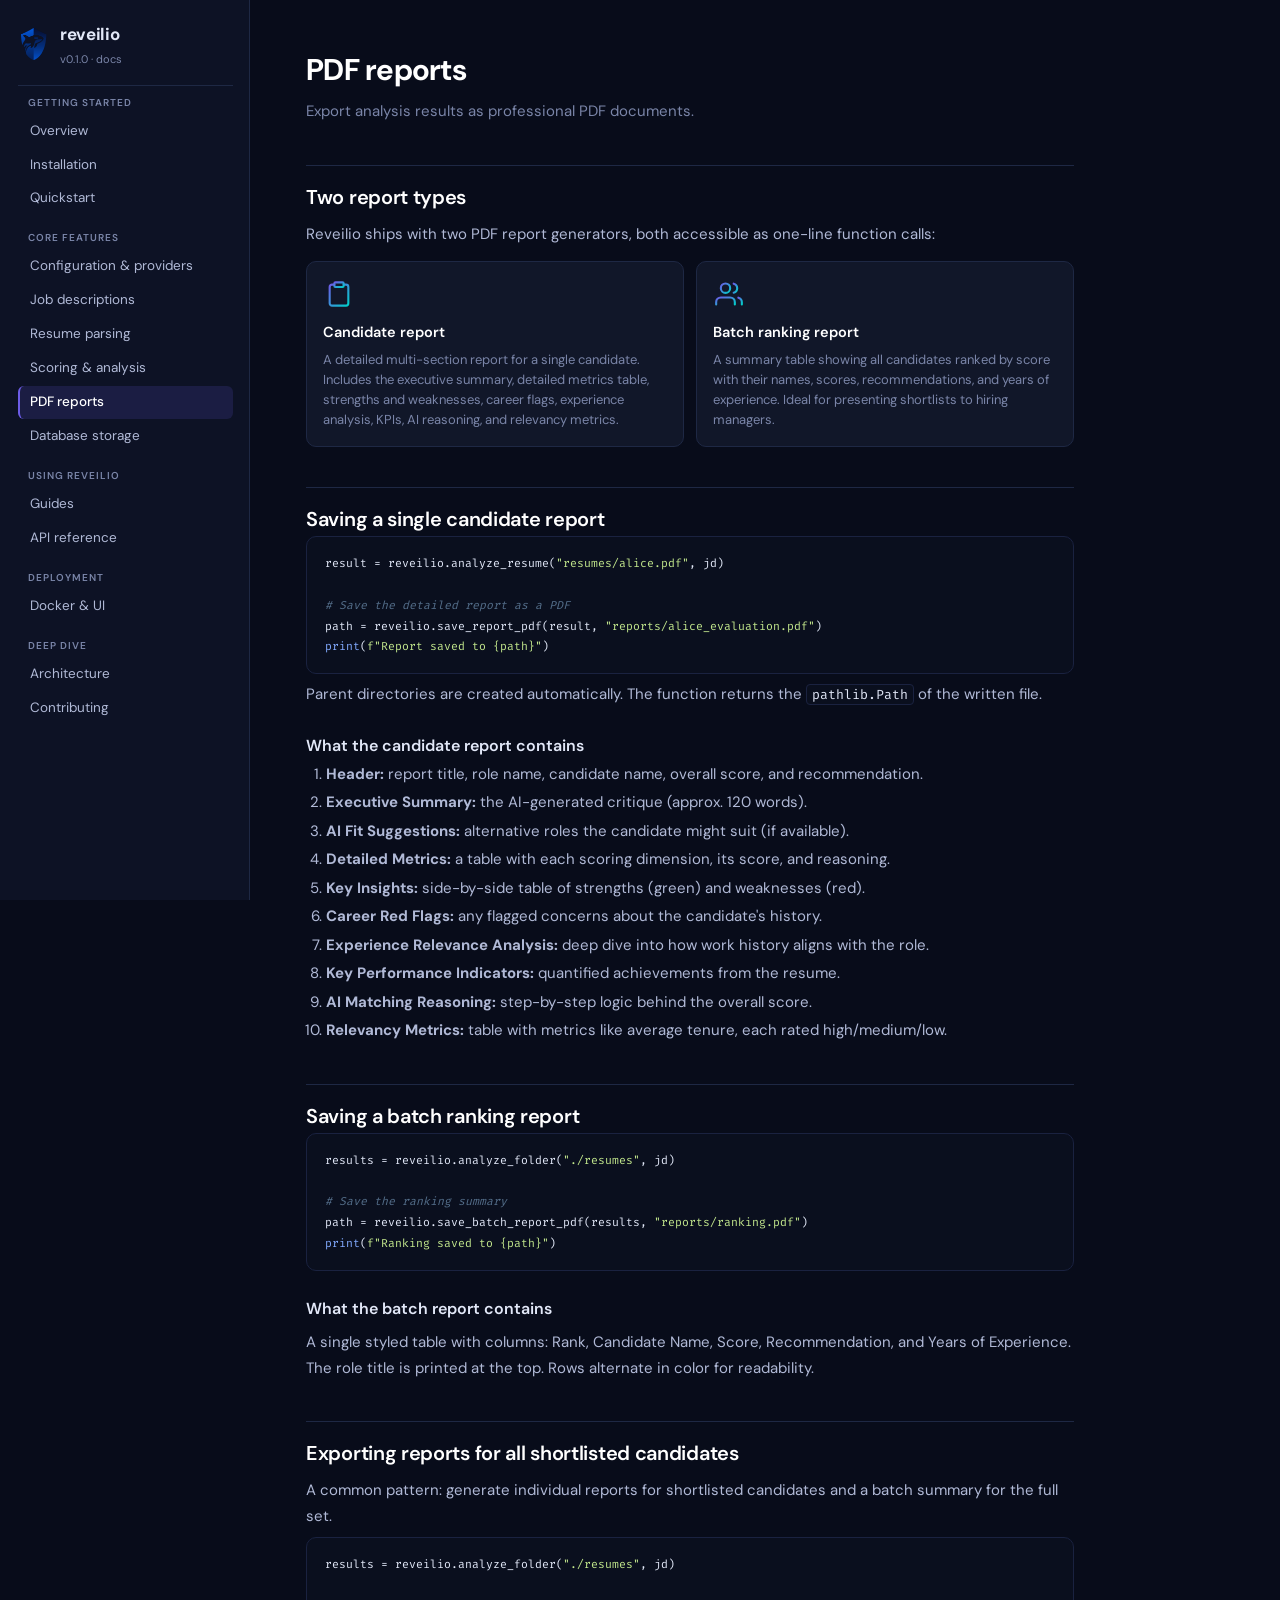
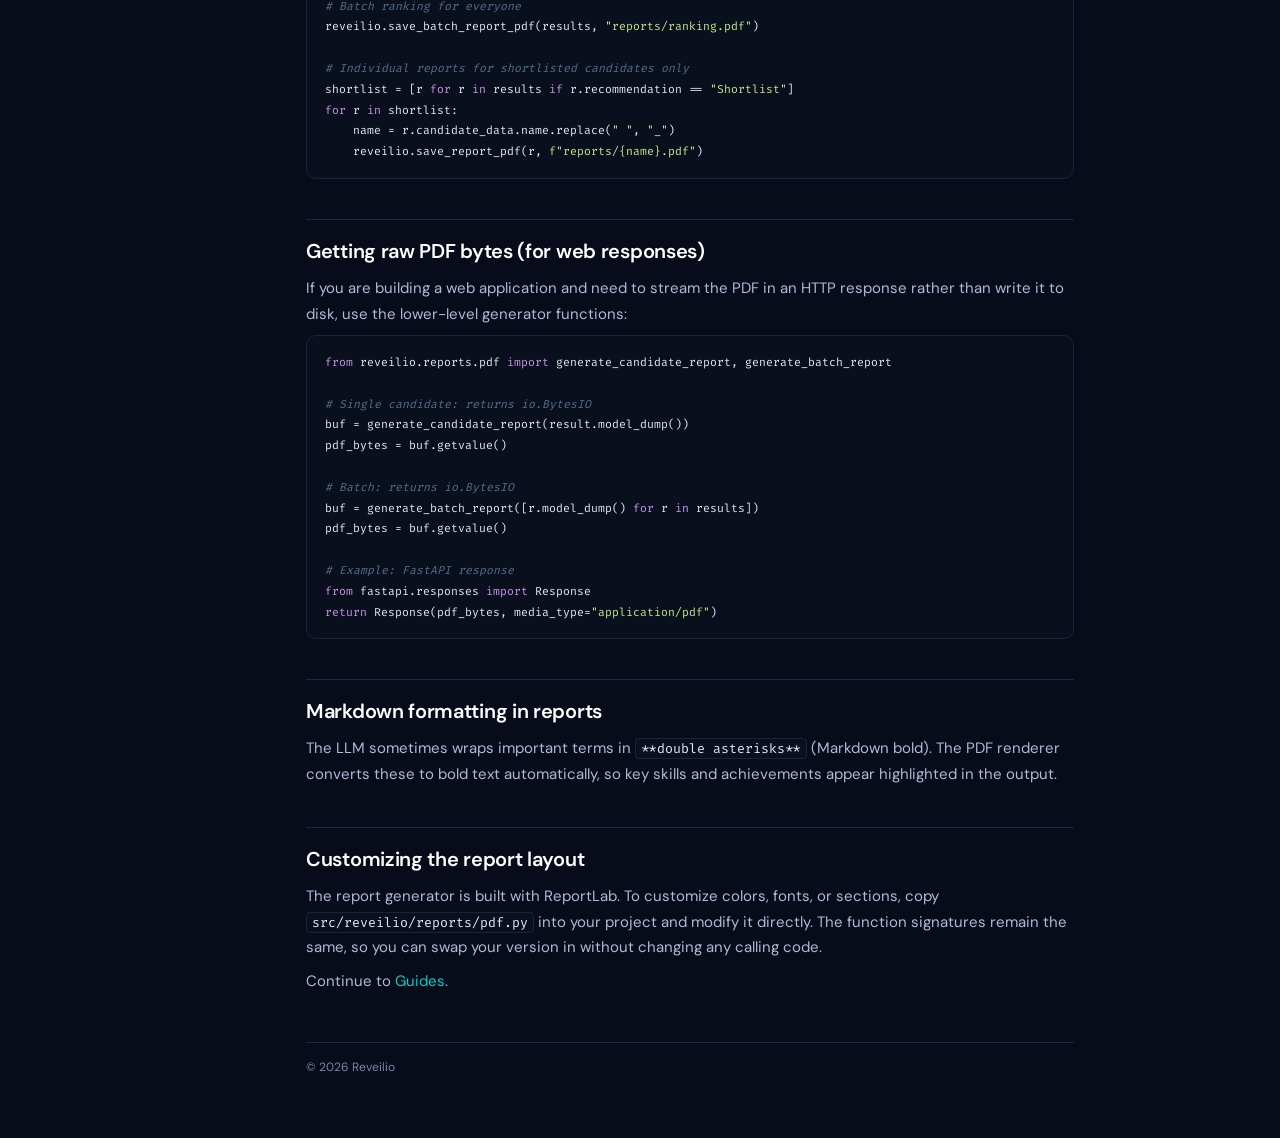
<file: docs/reports.html>
<!doctype html>
<html lang="en">
<head>
<meta charset="utf-8" />
<meta name="viewport" content="width=device-width, initial-scale=1" />
<title>PDF reports | reveilio</title>
<link rel="icon" type="image/png" href="assets/logo.png" />
<link rel="stylesheet" href="assets/style.css" />
</head>
<body>
<div class="layout">
  <aside class="sidebar">
    <div class="brand"><img class="logo" src="assets/logo.png" alt="Reveilio logo" /><div><h1>reveilio</h1><small>v0.1.0 &middot; docs</small></div></div>
    <nav>
      <div class="section-label">Getting started</div>
      <ul>
        <li><a href="index.html">Overview</a></li>
        <li><a href="installation.html">Installation</a></li>
        <li><a href="quickstart.html">Quickstart</a></li>
      </ul>
      <div class="section-label">Core features</div>
      <ul>
        <li><a href="configuration.html">Configuration &amp; providers</a></li>
        <li><a href="job-descriptions.html">Job descriptions</a></li>
        <li><a href="resume-parsing.html">Resume parsing</a></li>
        <li><a href="scoring.html">Scoring &amp; analysis</a></li>
        <li><a class="active" href="reports.html">PDF reports</a></li>
        <li><a href="database.html">Database storage</a></li>
      </ul>
      <div class="section-label">Using reveilio</div>
      <ul>
        <li><a href="guides.html">Guides</a></li>
        <li><a href="api-reference.html">API reference</a></li>
      </ul>
      <div class="section-label">Deployment</div>
      <ul>
        <li><a href="docker.html">Docker &amp; UI</a></li>
      </ul>
      <div class="section-label">Deep dive</div>
      <ul>
        <li><a href="architecture.html">Architecture</a></li>
        <li><a href="contributing.html">Contributing</a></li>
      </ul>
    </nav>
  </aside>
  <main>
    <h1>PDF reports</h1>
    <p class="subtitle">Export analysis results as professional PDF documents.</p>

    <h2>Two report types</h2>
    <p>Reveilio ships with two PDF report generators, both accessible as one-line function calls:</p>

    <div class="card-grid">
      <div class="card">
        <div class="icon"><svg xmlns="http://www.w3.org/2000/svg" viewBox="0 0 24 24" fill="none" stroke="url(#rp1)" stroke-width="1.8" stroke-linecap="round" stroke-linejoin="round"><defs><linearGradient id="rp1" x1="0" y1="0" x2="1" y2="1"><stop offset="0%" stop-color="#6c5ce7"/><stop offset="100%" stop-color="#00cec9"/></linearGradient></defs><path d="M16 4h2a2 2 0 0 1 2 2v14a2 2 0 0 1-2 2H6a2 2 0 0 1-2-2V6a2 2 0 0 1 2-2h2"/><rect x="8" y="2" width="8" height="4" rx="1" ry="1"/><line x1="9" y1="12" x2="15" y2="12"/><line x1="9" y1="16" x2="13" y2="16"/></svg></div>
        <h3>Candidate report</h3>
        <p>A detailed multi-section report for a single candidate. Includes the executive summary, detailed metrics table, strengths and weaknesses, career flags, experience analysis, KPIs, AI reasoning, and relevancy metrics.</p>
      </div>
      <div class="card">
        <div class="icon"><svg xmlns="http://www.w3.org/2000/svg" viewBox="0 0 24 24" fill="none" stroke="url(#rp2)" stroke-width="1.8" stroke-linecap="round" stroke-linejoin="round"><defs><linearGradient id="rp2" x1="0" y1="0" x2="1" y2="1"><stop offset="0%" stop-color="#6c5ce7"/><stop offset="100%" stop-color="#00cec9"/></linearGradient></defs><path d="M17 21v-2a4 4 0 0 0-4-4H5a4 4 0 0 0-4 4v2"/><circle cx="9" cy="7" r="4"/><path d="M23 21v-2a4 4 0 0 0-3-3.87"/><path d="M16 3.13a4 4 0 0 1 0 7.75"/></svg></div>
        <h3>Batch ranking report</h3>
        <p>A summary table showing all candidates ranked by score with their names, scores, recommendations, and years of experience. Ideal for presenting shortlists to hiring managers.</p>
      </div>
    </div>

    <h2>Saving a single candidate report</h2>
<pre><code>result = reveilio.analyze_resume(<span class="tok-s">"resumes/alice.pdf"</span>, jd)

<span class="tok-c"># Save the detailed report as a PDF</span>
path = reveilio.save_report_pdf(result, <span class="tok-s">"reports/alice_evaluation.pdf"</span>)
<span class="tok-f">print</span>(<span class="tok-s">f"Report saved to {path}"</span>)</code></pre>
    <p>Parent directories are created automatically. The function returns the
      <code>pathlib.Path</code> of the written file.</p>

    <h3>What the candidate report contains</h3>
    <ol>
      <li><strong>Header:</strong> report title, role name, candidate name, overall score, and recommendation.</li>
      <li><strong>Executive Summary:</strong> the AI-generated critique (approx. 120 words).</li>
      <li><strong>AI Fit Suggestions:</strong> alternative roles the candidate might suit (if available).</li>
      <li><strong>Detailed Metrics:</strong> a table with each scoring dimension, its score, and reasoning.</li>
      <li><strong>Key Insights:</strong> side-by-side table of strengths (green) and weaknesses (red).</li>
      <li><strong>Career Red Flags:</strong> any flagged concerns about the candidate's history.</li>
      <li><strong>Experience Relevance Analysis:</strong> deep dive into how work history aligns with the role.</li>
      <li><strong>Key Performance Indicators:</strong> quantified achievements from the resume.</li>
      <li><strong>AI Matching Reasoning:</strong> step-by-step logic behind the overall score.</li>
      <li><strong>Relevancy Metrics:</strong> table with metrics like average tenure, each rated high/medium/low.</li>
    </ol>

    <h2>Saving a batch ranking report</h2>
<pre><code>results = reveilio.analyze_folder(<span class="tok-s">"./resumes"</span>, jd)

<span class="tok-c"># Save the ranking summary</span>
path = reveilio.save_batch_report_pdf(results, <span class="tok-s">"reports/ranking.pdf"</span>)
<span class="tok-f">print</span>(<span class="tok-s">f"Ranking saved to {path}"</span>)</code></pre>

    <h3>What the batch report contains</h3>
    <p>A single styled table with columns: Rank, Candidate Name, Score, Recommendation,
      and Years of Experience. The role title is printed at the top. Rows alternate in
      color for readability.</p>

    <h2>Exporting reports for all shortlisted candidates</h2>
    <p>A common pattern: generate individual reports for shortlisted candidates and a
      batch summary for the full set.</p>
<pre><code>results = reveilio.analyze_folder(<span class="tok-s">"./resumes"</span>, jd)

<span class="tok-c"># Batch ranking for everyone</span>
reveilio.save_batch_report_pdf(results, <span class="tok-s">"reports/ranking.pdf"</span>)

<span class="tok-c"># Individual reports for shortlisted candidates only</span>
shortlist = [r <span class="tok-k">for</span> r <span class="tok-k">in</span> results <span class="tok-k">if</span> r.recommendation == <span class="tok-s">"Shortlist"</span>]
<span class="tok-k">for</span> r <span class="tok-k">in</span> shortlist:
    name = r.candidate_data.name.replace(<span class="tok-s">" "</span>, <span class="tok-s">"_"</span>)
    reveilio.save_report_pdf(r, <span class="tok-s">f"reports/{name}.pdf"</span>)</code></pre>

    <h2>Getting raw PDF bytes (for web responses)</h2>
    <p>If you are building a web application and need to stream the PDF in an HTTP
      response rather than write it to disk, use the lower-level generator functions:</p>
<pre><code><span class="tok-k">from</span> reveilio.reports.pdf <span class="tok-k">import</span> generate_candidate_report, generate_batch_report

<span class="tok-c"># Single candidate: returns io.BytesIO</span>
buf = generate_candidate_report(result.model_dump())
pdf_bytes = buf.getvalue()

<span class="tok-c"># Batch: returns io.BytesIO</span>
buf = generate_batch_report([r.model_dump() <span class="tok-k">for</span> r <span class="tok-k">in</span> results])
pdf_bytes = buf.getvalue()

<span class="tok-c"># Example: FastAPI response</span>
<span class="tok-k">from</span> fastapi.responses <span class="tok-k">import</span> Response
<span class="tok-k">return</span> Response(pdf_bytes, media_type=<span class="tok-s">"application/pdf"</span>)</code></pre>

    <h2>Markdown formatting in reports</h2>
    <p>The LLM sometimes wraps important terms in <code>**double asterisks**</code>
      (Markdown bold). The PDF renderer converts these to bold text automatically, so
      key skills and achievements appear highlighted in the output.</p>

    <h2>Customizing the report layout</h2>
    <p>The report generator is built with ReportLab. To customize colors, fonts, or
      sections, copy <code>src/reveilio/reports/pdf.py</code> into your project and modify
      it directly. The function signatures remain the same, so you can swap your version
      in without changing any calling code.</p>

    <p>Continue to <a href="guides.html">Guides</a>.</p>
    <footer>&copy; 2026 Reveilio</footer>
  </main>
</div>
<script>
document.addEventListener('DOMContentLoaded', function() {
  document.querySelectorAll('pre').forEach(function(pre) {
    var btn = document.createElement('button');
    btn.className = 'copy-btn';
    btn.textContent = 'Copy';
    btn.addEventListener('click', function() {
      var code = pre.querySelector('code');
      var text = (code || pre).textContent;
      navigator.clipboard.writeText(text).then(function() {
        btn.textContent = 'Copied';
        btn.classList.add('copied');
        setTimeout(function() {
          btn.textContent = 'Copy';
          btn.classList.remove('copied');
        }, 1500);
      });
    });
    pre.appendChild(btn);
  });
});
</script>
</body>
</html>
</file>
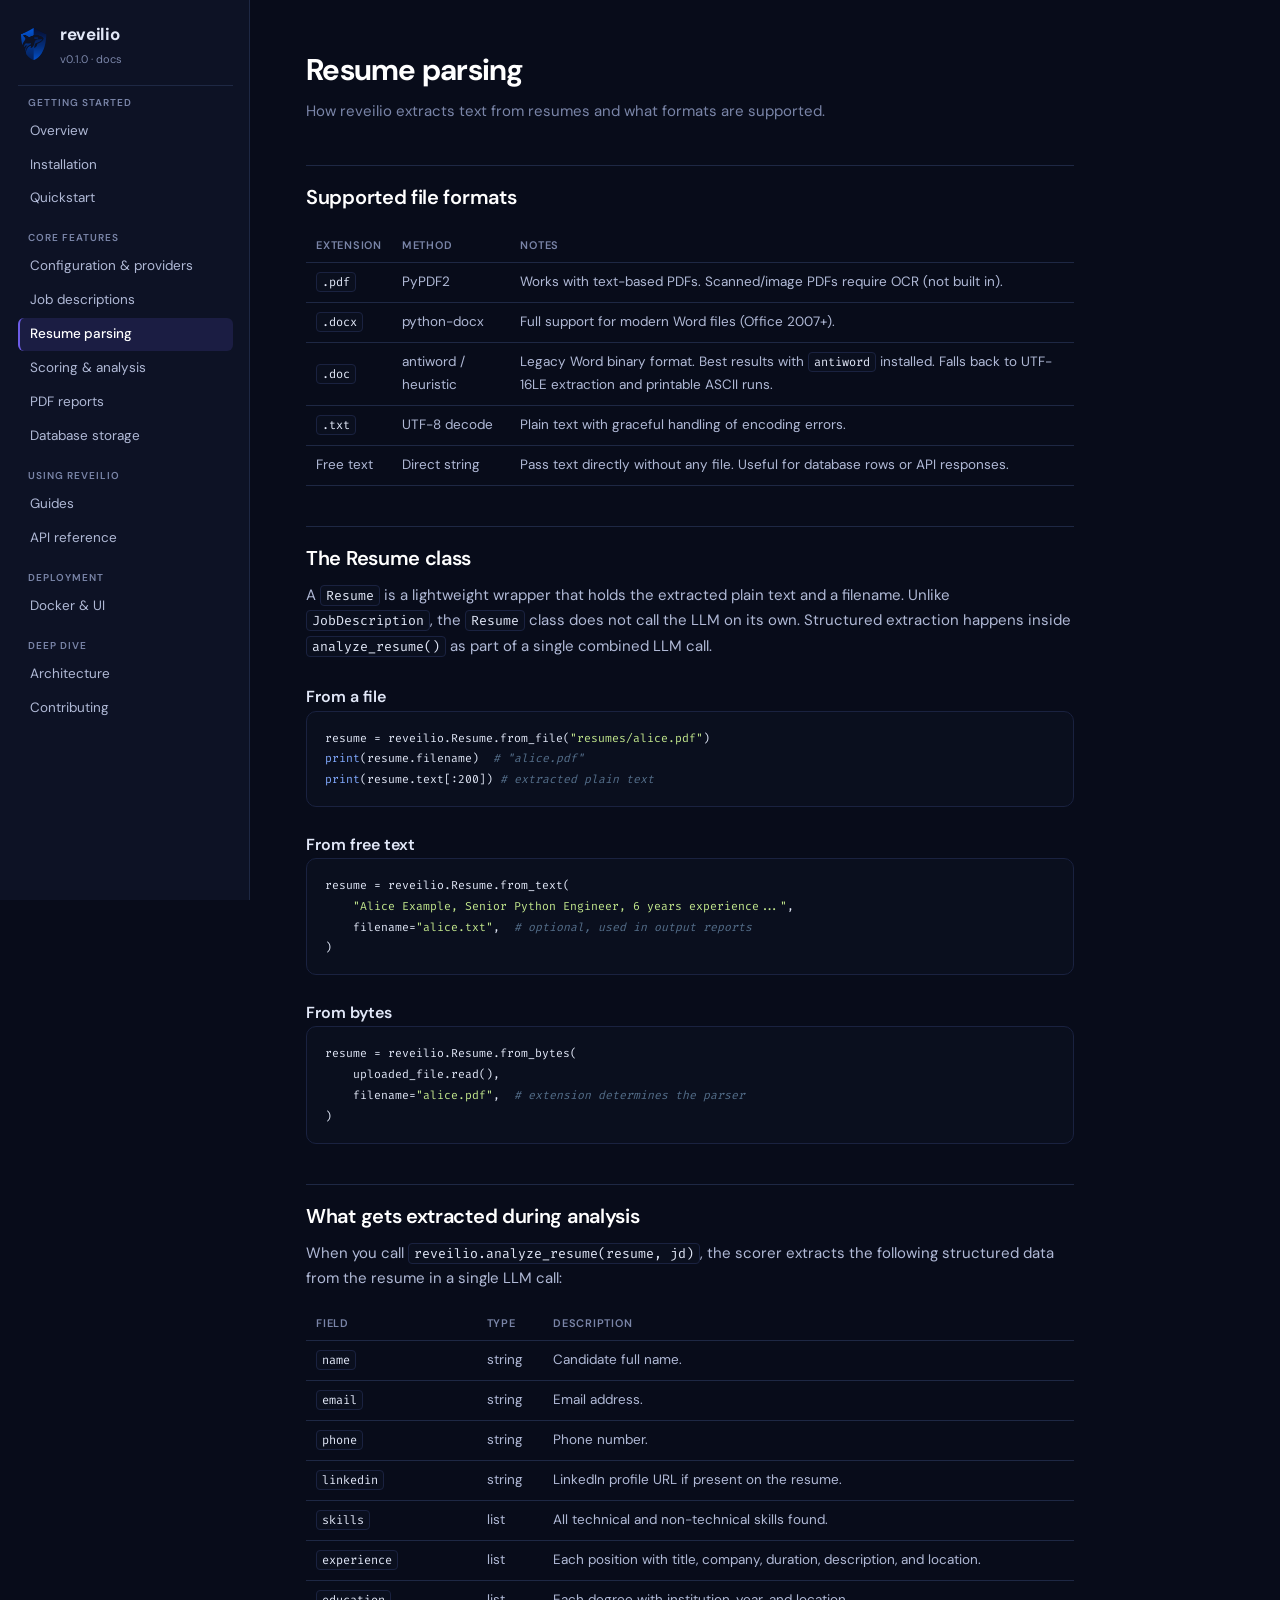
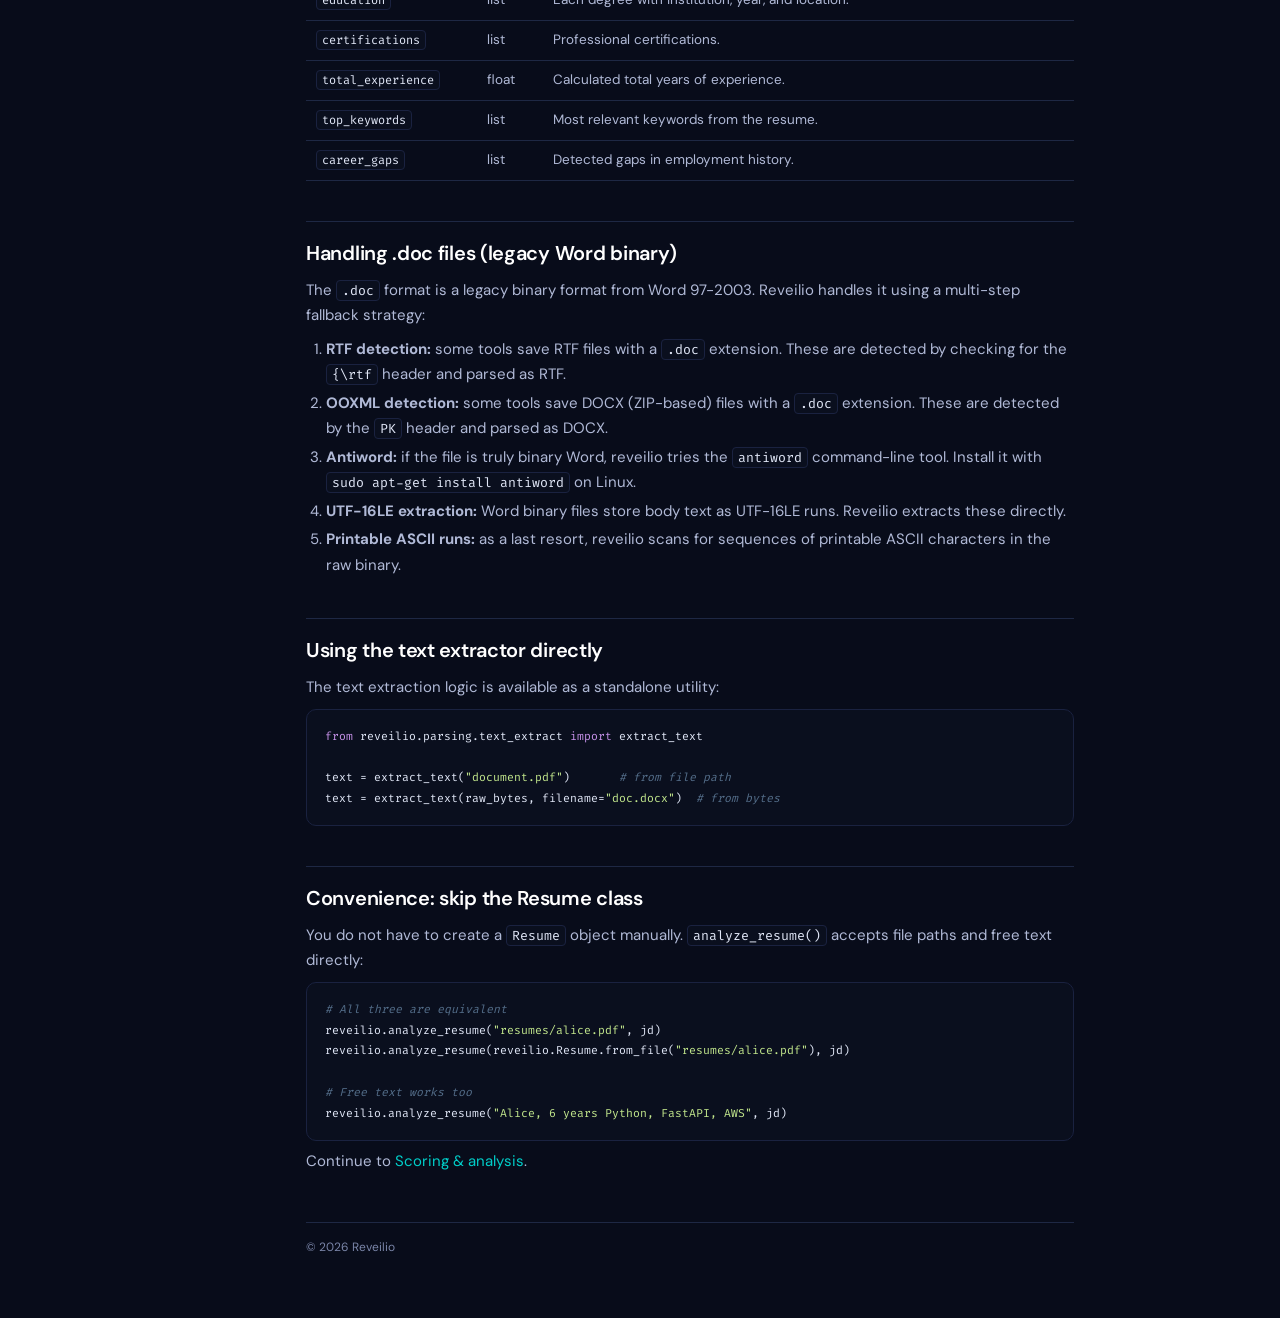
<file: docs/resume-parsing.html>
<!doctype html>
<html lang="en">
<head>
<meta charset="utf-8" />
<meta name="viewport" content="width=device-width, initial-scale=1" />
<title>Resume parsing | reveilio</title>
<link rel="icon" type="image/png" href="assets/logo.png" />
<link rel="stylesheet" href="assets/style.css" />
</head>
<body>
<div class="layout">
  <aside class="sidebar">
    <div class="brand"><img class="logo" src="assets/logo.png" alt="Reveilio logo" /><div><h1>reveilio</h1><small>v0.1.0 &middot; docs</small></div></div>
    <nav>
      <div class="section-label">Getting started</div>
      <ul>
        <li><a href="index.html">Overview</a></li>
        <li><a href="installation.html">Installation</a></li>
        <li><a href="quickstart.html">Quickstart</a></li>
      </ul>
      <div class="section-label">Core features</div>
      <ul>
        <li><a href="configuration.html">Configuration &amp; providers</a></li>
        <li><a href="job-descriptions.html">Job descriptions</a></li>
        <li><a class="active" href="resume-parsing.html">Resume parsing</a></li>
        <li><a href="scoring.html">Scoring &amp; analysis</a></li>
        <li><a href="reports.html">PDF reports</a></li>
        <li><a href="database.html">Database storage</a></li>
      </ul>
      <div class="section-label">Using reveilio</div>
      <ul>
        <li><a href="guides.html">Guides</a></li>
        <li><a href="api-reference.html">API reference</a></li>
      </ul>
      <div class="section-label">Deployment</div>
      <ul>
        <li><a href="docker.html">Docker &amp; UI</a></li>
      </ul>
      <div class="section-label">Deep dive</div>
      <ul>
        <li><a href="architecture.html">Architecture</a></li>
        <li><a href="contributing.html">Contributing</a></li>
      </ul>
    </nav>
  </aside>
  <main>
    <h1>Resume parsing</h1>
    <p class="subtitle">How reveilio extracts text from resumes and what formats are supported.</p>

    <h2>Supported file formats</h2>
    <table>
      <thead><tr><th>Extension</th><th>Method</th><th>Notes</th></tr></thead>
      <tbody>
        <tr><td><code>.pdf</code></td><td>PyPDF2</td><td>Works with text-based PDFs. Scanned/image PDFs require OCR (not built in).</td></tr>
        <tr><td><code>.docx</code></td><td>python-docx</td><td>Full support for modern Word files (Office 2007+).</td></tr>
        <tr><td><code>.doc</code></td><td>antiword / heuristic</td><td>Legacy Word binary format. Best results with <code>antiword</code> installed. Falls back to UTF-16LE extraction and printable ASCII runs.</td></tr>
        <tr><td><code>.txt</code></td><td>UTF-8 decode</td><td>Plain text with graceful handling of encoding errors.</td></tr>
        <tr><td>Free text</td><td>Direct string</td><td>Pass text directly without any file. Useful for database rows or API responses.</td></tr>
      </tbody>
    </table>

    <h2>The Resume class</h2>
    <p>A <code>Resume</code> is a lightweight wrapper that holds the extracted plain text
      and a filename. Unlike <code>JobDescription</code>, the <code>Resume</code> class
      does not call the LLM on its own. Structured extraction happens inside
      <code>analyze_resume()</code> as part of a single combined LLM call.</p>

    <h3>From a file</h3>
<pre><code>resume = reveilio.Resume.from_file(<span class="tok-s">"resumes/alice.pdf"</span>)
<span class="tok-f">print</span>(resume.filename)  <span class="tok-c"># "alice.pdf"</span>
<span class="tok-f">print</span>(resume.text[:200]) <span class="tok-c"># extracted plain text</span></code></pre>

    <h3>From free text</h3>
<pre><code>resume = reveilio.Resume.from_text(
    <span class="tok-s">"Alice Example, Senior Python Engineer, 6 years experience..."</span>,
    filename=<span class="tok-s">"alice.txt"</span>,  <span class="tok-c"># optional, used in output reports</span>
)</code></pre>

    <h3>From bytes</h3>
<pre><code>resume = reveilio.Resume.from_bytes(
    uploaded_file.read(),
    filename=<span class="tok-s">"alice.pdf"</span>,  <span class="tok-c"># extension determines the parser</span>
)</code></pre>

    <h2>What gets extracted during analysis</h2>
    <p>When you call <code>reveilio.analyze_resume(resume, jd)</code>, the scorer
      extracts the following structured data from the resume in a single LLM call:</p>
    <table>
      <thead><tr><th>Field</th><th>Type</th><th>Description</th></tr></thead>
      <tbody>
        <tr><td><code>name</code></td><td>string</td><td>Candidate full name.</td></tr>
        <tr><td><code>email</code></td><td>string</td><td>Email address.</td></tr>
        <tr><td><code>phone</code></td><td>string</td><td>Phone number.</td></tr>
        <tr><td><code>linkedin</code></td><td>string</td><td>LinkedIn profile URL if present on the resume.</td></tr>
        <tr><td><code>skills</code></td><td>list</td><td>All technical and non-technical skills found.</td></tr>
        <tr><td><code>experience</code></td><td>list</td><td>Each position with title, company, duration, description, and location.</td></tr>
        <tr><td><code>education</code></td><td>list</td><td>Each degree with institution, year, and location.</td></tr>
        <tr><td><code>certifications</code></td><td>list</td><td>Professional certifications.</td></tr>
        <tr><td><code>total_experience</code></td><td>float</td><td>Calculated total years of experience.</td></tr>
        <tr><td><code>top_keywords</code></td><td>list</td><td>Most relevant keywords from the resume.</td></tr>
        <tr><td><code>career_gaps</code></td><td>list</td><td>Detected gaps in employment history.</td></tr>
      </tbody>
    </table>

    <h2>Handling .doc files (legacy Word binary)</h2>
    <p>The <code>.doc</code> format is a legacy binary format from Word 97-2003. Reveilio
      handles it using a multi-step fallback strategy:</p>
    <ol>
      <li><strong>RTF detection:</strong> some tools save RTF files with a <code>.doc</code>
        extension. These are detected by checking for the <code>{\rtf</code> header and
        parsed as RTF.</li>
      <li><strong>OOXML detection:</strong> some tools save DOCX (ZIP-based) files with a
        <code>.doc</code> extension. These are detected by the <code>PK</code> header and
        parsed as DOCX.</li>
      <li><strong>Antiword:</strong> if the file is truly binary Word, reveilio tries the
        <code>antiword</code> command-line tool. Install it with
        <code>sudo apt-get install antiword</code> on Linux.</li>
      <li><strong>UTF-16LE extraction:</strong> Word binary files store body text as
        UTF-16LE runs. Reveilio extracts these directly.</li>
      <li><strong>Printable ASCII runs:</strong> as a last resort, reveilio scans for
        sequences of printable ASCII characters in the raw binary.</li>
    </ol>

    <h2>Using the text extractor directly</h2>
    <p>The text extraction logic is available as a standalone utility:</p>
<pre><code><span class="tok-k">from</span> reveilio.parsing.text_extract <span class="tok-k">import</span> extract_text

text = extract_text(<span class="tok-s">"document.pdf"</span>)       <span class="tok-c"># from file path</span>
text = extract_text(raw_bytes, filename=<span class="tok-s">"doc.docx"</span>)  <span class="tok-c"># from bytes</span></code></pre>

    <h2>Convenience: skip the Resume class</h2>
    <p>You do not have to create a <code>Resume</code> object manually.
      <code>analyze_resume()</code> accepts file paths and free text directly:</p>
<pre><code><span class="tok-c"># All three are equivalent</span>
reveilio.analyze_resume(<span class="tok-s">"resumes/alice.pdf"</span>, jd)
reveilio.analyze_resume(reveilio.Resume.from_file(<span class="tok-s">"resumes/alice.pdf"</span>), jd)

<span class="tok-c"># Free text works too</span>
reveilio.analyze_resume(<span class="tok-s">"Alice, 6 years Python, FastAPI, AWS"</span>, jd)</code></pre>

    <p>Continue to <a href="scoring.html">Scoring &amp; analysis</a>.</p>
    <footer>&copy; 2026 Reveilio</footer>
  </main>
</div>
<script>
document.addEventListener('DOMContentLoaded', function() {
  document.querySelectorAll('pre').forEach(function(pre) {
    var btn = document.createElement('button');
    btn.className = 'copy-btn';
    btn.textContent = 'Copy';
    btn.addEventListener('click', function() {
      var code = pre.querySelector('code');
      var text = (code || pre).textContent;
      navigator.clipboard.writeText(text).then(function() {
        btn.textContent = 'Copied';
        btn.classList.add('copied');
        setTimeout(function() {
          btn.textContent = 'Copy';
          btn.classList.remove('copied');
        }, 1500);
      });
    });
    pre.appendChild(btn);
  });
});
</script>
</body>
</html>
</file>
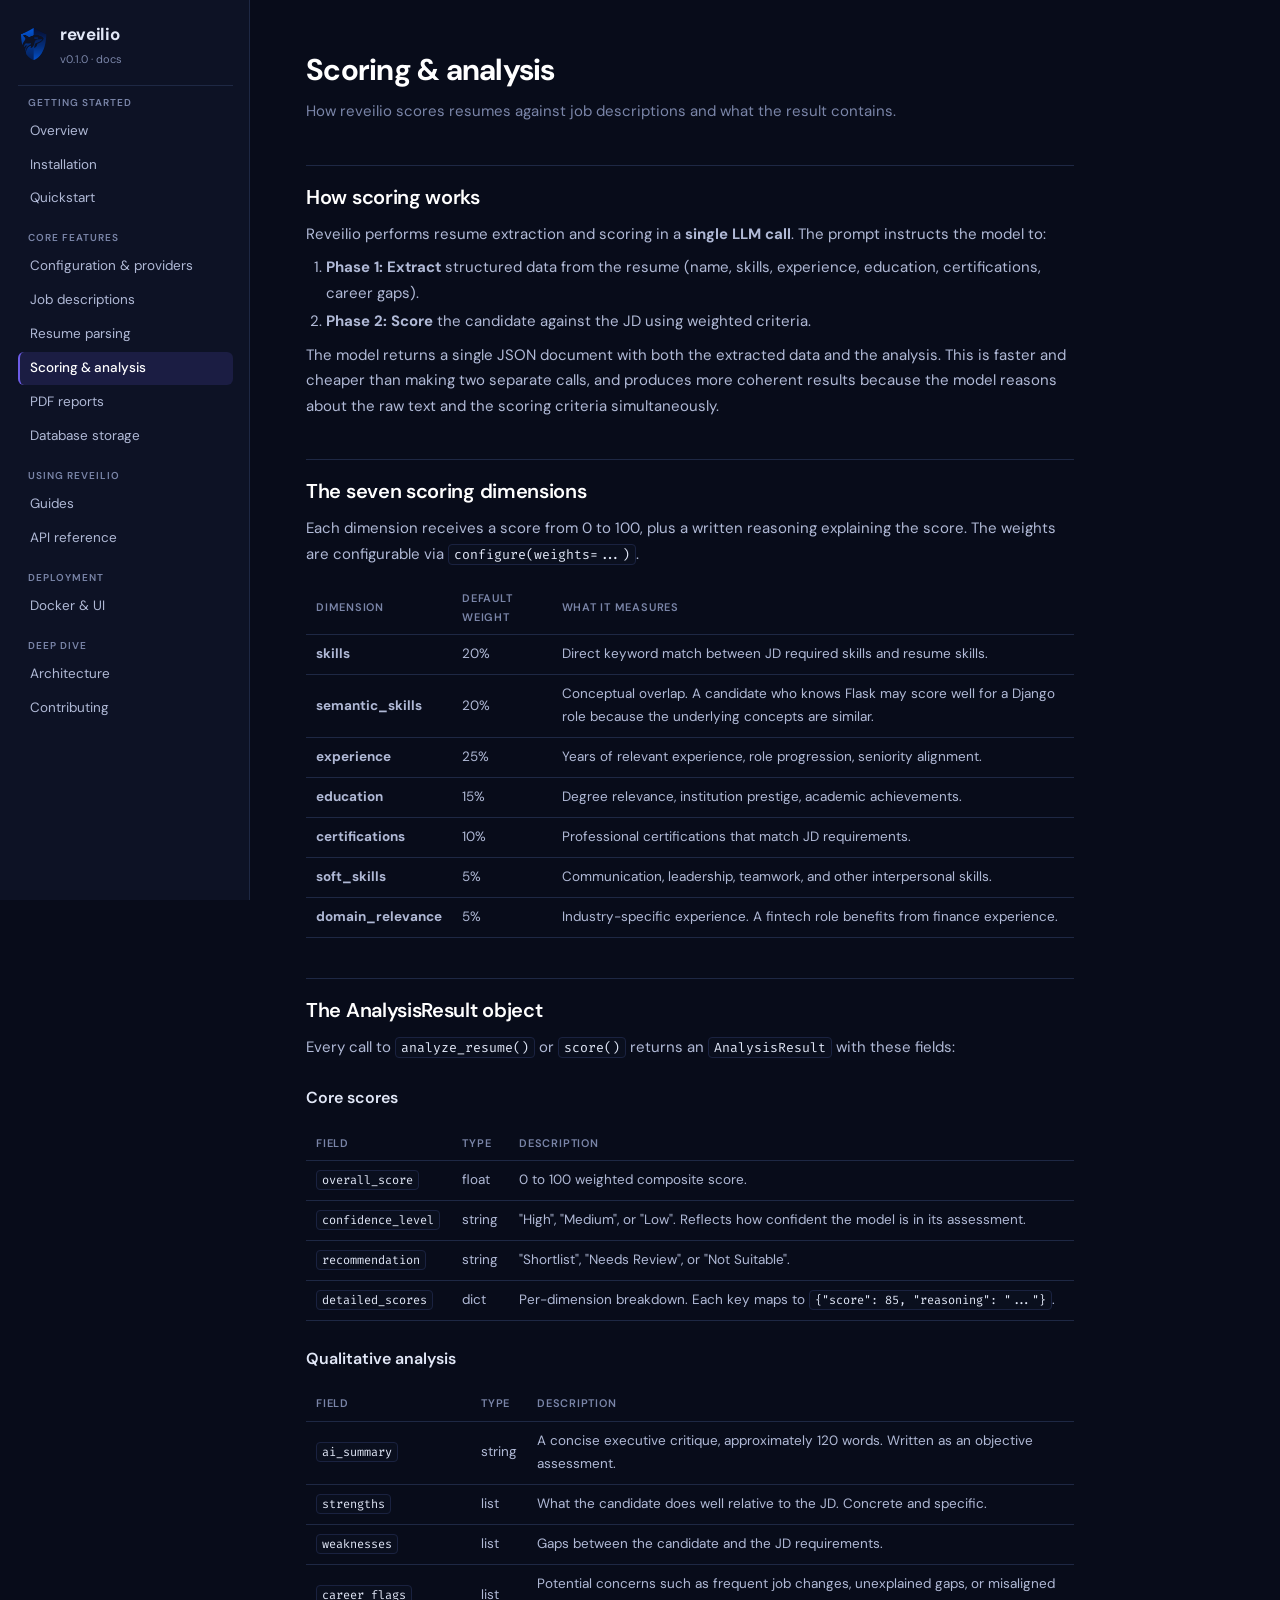
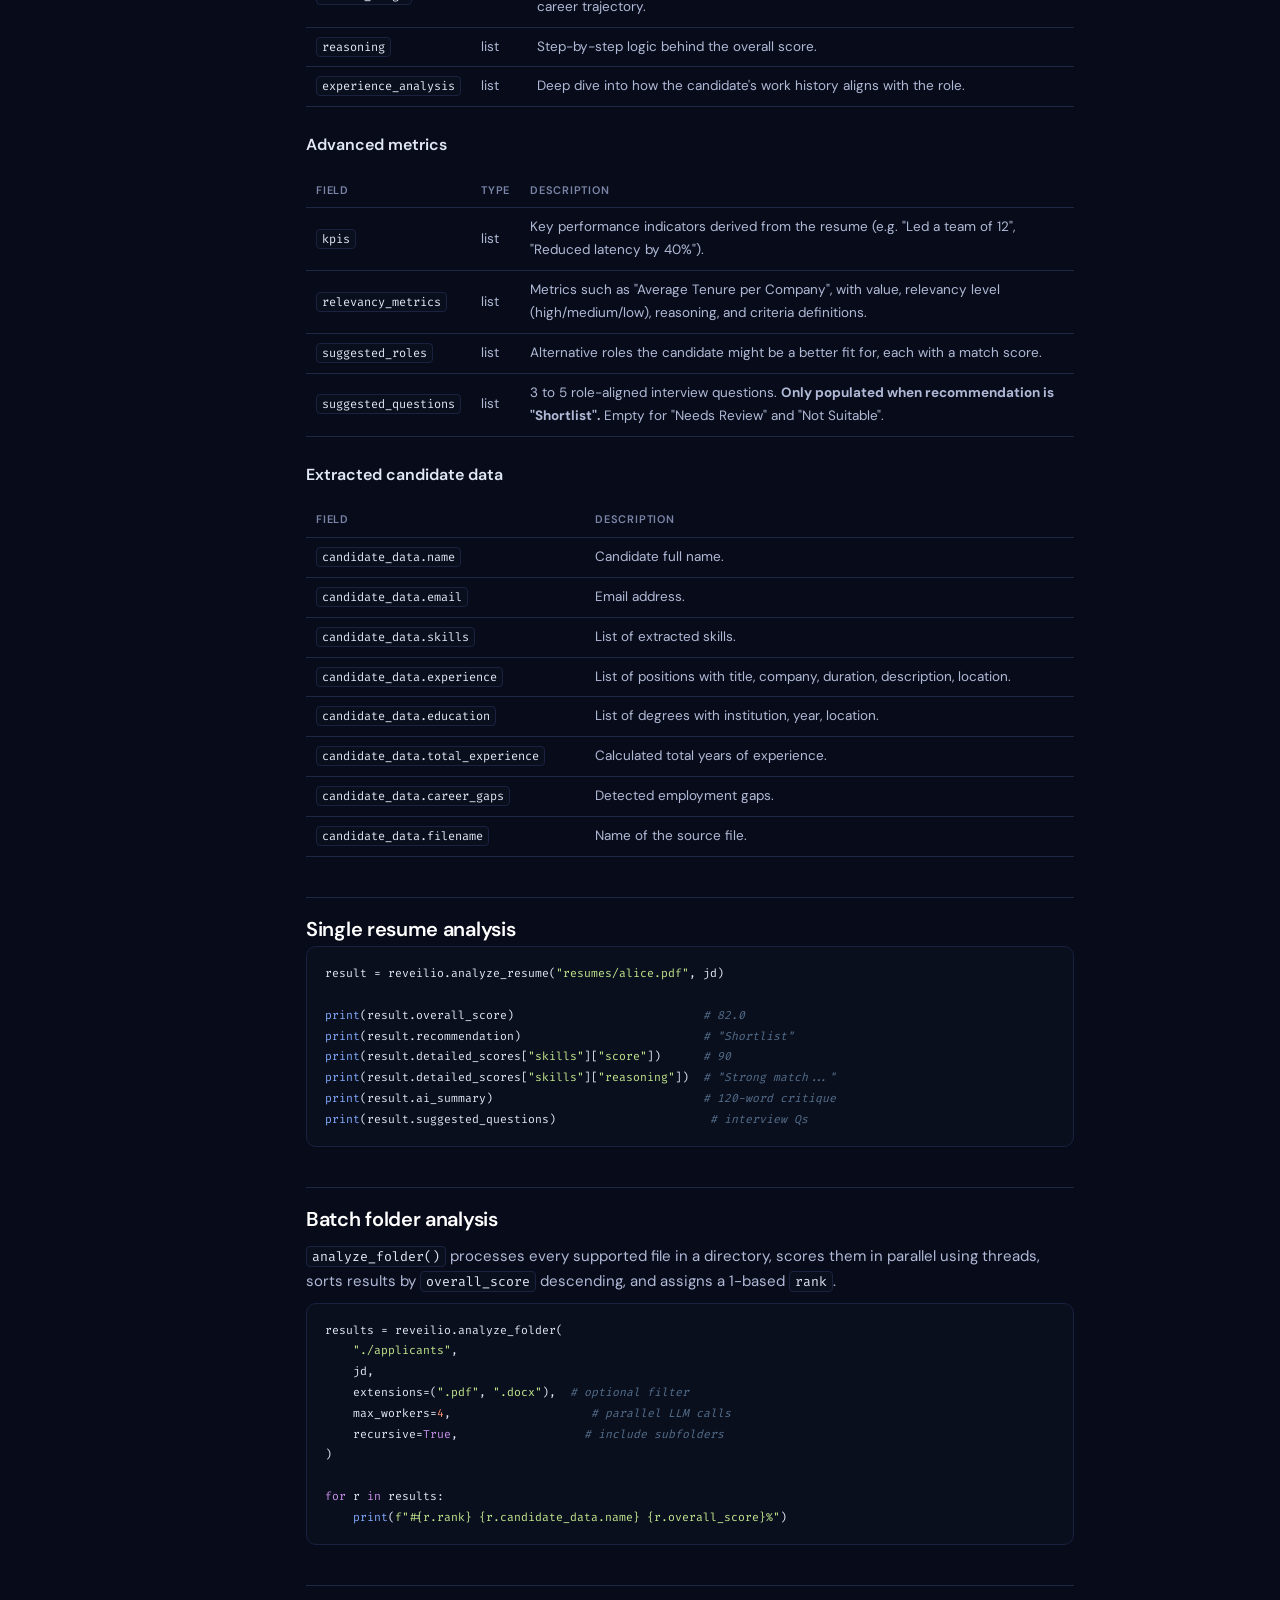
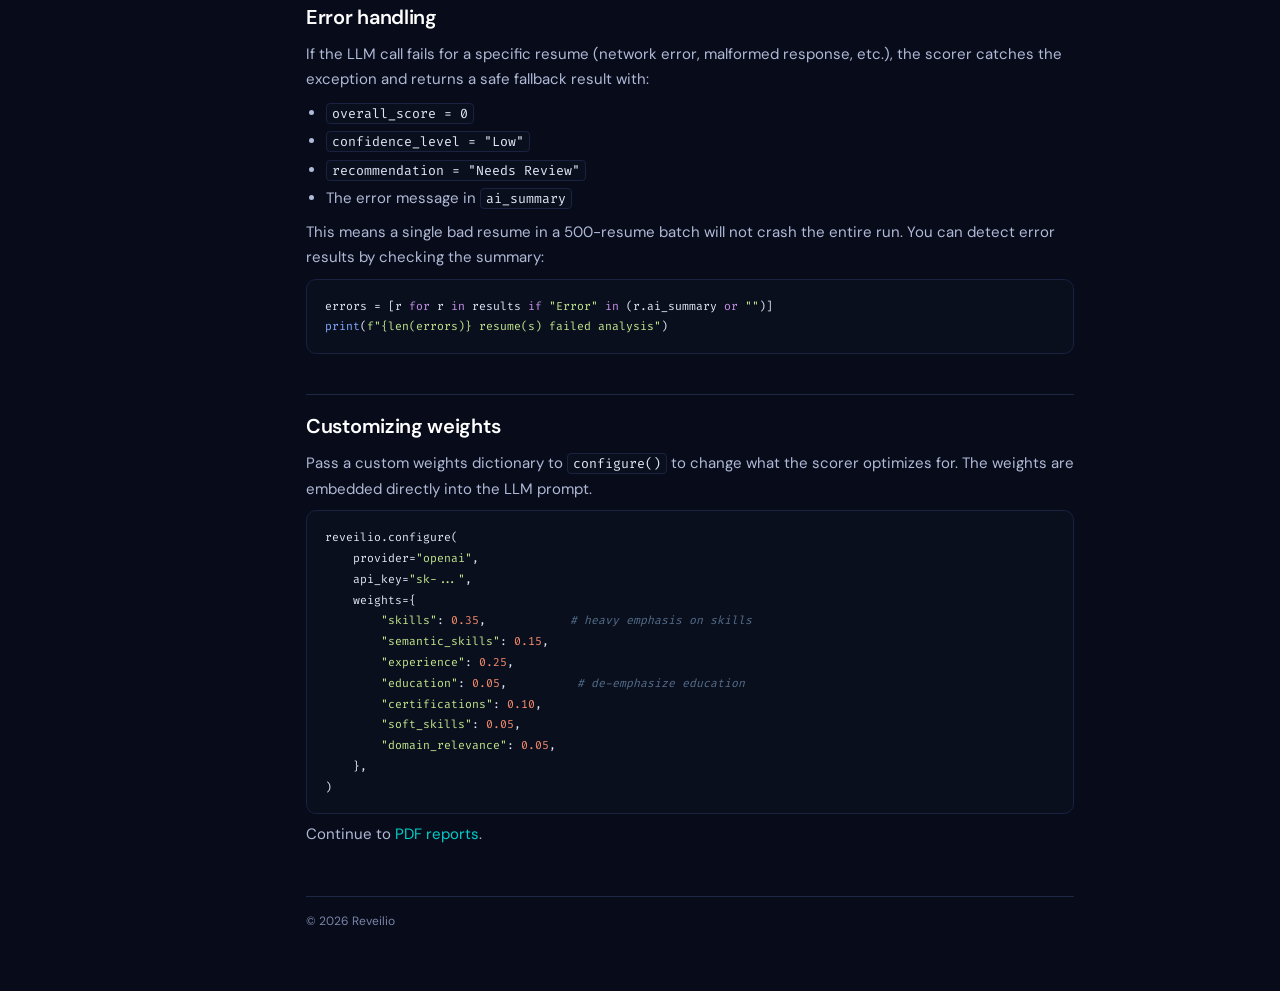
<file: docs/scoring.html>
<!doctype html>
<html lang="en">
<head>
<meta charset="utf-8" />
<meta name="viewport" content="width=device-width, initial-scale=1" />
<title>Scoring &amp; analysis | reveilio</title>
<link rel="icon" type="image/png" href="assets/logo.png" />
<link rel="stylesheet" href="assets/style.css" />
</head>
<body>
<div class="layout">
  <aside class="sidebar">
    <div class="brand"><img class="logo" src="assets/logo.png" alt="Reveilio logo" /><div><h1>reveilio</h1><small>v0.1.0 &middot; docs</small></div></div>
    <nav>
      <div class="section-label">Getting started</div>
      <ul>
        <li><a href="index.html">Overview</a></li>
        <li><a href="installation.html">Installation</a></li>
        <li><a href="quickstart.html">Quickstart</a></li>
      </ul>
      <div class="section-label">Core features</div>
      <ul>
        <li><a href="configuration.html">Configuration &amp; providers</a></li>
        <li><a href="job-descriptions.html">Job descriptions</a></li>
        <li><a href="resume-parsing.html">Resume parsing</a></li>
        <li><a class="active" href="scoring.html">Scoring &amp; analysis</a></li>
        <li><a href="reports.html">PDF reports</a></li>
        <li><a href="database.html">Database storage</a></li>
      </ul>
      <div class="section-label">Using reveilio</div>
      <ul>
        <li><a href="guides.html">Guides</a></li>
        <li><a href="api-reference.html">API reference</a></li>
      </ul>
      <div class="section-label">Deployment</div>
      <ul>
        <li><a href="docker.html">Docker &amp; UI</a></li>
      </ul>
      <div class="section-label">Deep dive</div>
      <ul>
        <li><a href="architecture.html">Architecture</a></li>
        <li><a href="contributing.html">Contributing</a></li>
      </ul>
    </nav>
  </aside>
  <main>
    <h1>Scoring &amp; analysis</h1>
    <p class="subtitle">How reveilio scores resumes against job descriptions and what the result contains.</p>

    <h2>How scoring works</h2>
    <p>Reveilio performs resume extraction and scoring in a <strong>single LLM call</strong>.
      The prompt instructs the model to:</p>
    <ol>
      <li><strong>Phase 1: Extract</strong> structured data from the resume (name, skills, experience, education, certifications, career gaps).</li>
      <li><strong>Phase 2: Score</strong> the candidate against the JD using weighted criteria.</li>
    </ol>
    <p>The model returns a single JSON document with both the extracted data and the
      analysis. This is faster and cheaper than making two separate calls, and produces
      more coherent results because the model reasons about the raw text and the scoring
      criteria simultaneously.</p>

    <h2>The seven scoring dimensions</h2>
    <p>Each dimension receives a score from 0 to 100, plus a written reasoning explaining
      the score. The weights are configurable via <code>configure(weights=...)</code>.</p>
    <table>
      <thead><tr><th>Dimension</th><th>Default weight</th><th>What it measures</th></tr></thead>
      <tbody>
        <tr><td><strong>skills</strong></td><td>20%</td><td>Direct keyword match between JD required skills and resume skills.</td></tr>
        <tr><td><strong>semantic_skills</strong></td><td>20%</td><td>Conceptual overlap. A candidate who knows Flask may score well for a Django role because the underlying concepts are similar.</td></tr>
        <tr><td><strong>experience</strong></td><td>25%</td><td>Years of relevant experience, role progression, seniority alignment.</td></tr>
        <tr><td><strong>education</strong></td><td>15%</td><td>Degree relevance, institution prestige, academic achievements.</td></tr>
        <tr><td><strong>certifications</strong></td><td>10%</td><td>Professional certifications that match JD requirements.</td></tr>
        <tr><td><strong>soft_skills</strong></td><td>5%</td><td>Communication, leadership, teamwork, and other interpersonal skills.</td></tr>
        <tr><td><strong>domain_relevance</strong></td><td>5%</td><td>Industry-specific experience. A fintech role benefits from finance experience.</td></tr>
      </tbody>
    </table>

    <h2>The AnalysisResult object</h2>
    <p>Every call to <code>analyze_resume()</code> or <code>score()</code> returns an
      <code>AnalysisResult</code> with these fields:</p>

    <h3>Core scores</h3>
    <table>
      <thead><tr><th>Field</th><th>Type</th><th>Description</th></tr></thead>
      <tbody>
        <tr><td><code>overall_score</code></td><td>float</td><td>0 to 100 weighted composite score.</td></tr>
        <tr><td><code>confidence_level</code></td><td>string</td><td>"High", "Medium", or "Low". Reflects how confident the model is in its assessment.</td></tr>
        <tr><td><code>recommendation</code></td><td>string</td><td>"Shortlist", "Needs Review", or "Not Suitable".</td></tr>
        <tr><td><code>detailed_scores</code></td><td>dict</td><td>Per-dimension breakdown. Each key maps to <code>{"score": 85, "reasoning": "..."}</code>.</td></tr>
      </tbody>
    </table>

    <h3>Qualitative analysis</h3>
    <table>
      <thead><tr><th>Field</th><th>Type</th><th>Description</th></tr></thead>
      <tbody>
        <tr><td><code>ai_summary</code></td><td>string</td><td>A concise executive critique, approximately 120 words. Written as an objective assessment.</td></tr>
        <tr><td><code>strengths</code></td><td>list</td><td>What the candidate does well relative to the JD. Concrete and specific.</td></tr>
        <tr><td><code>weaknesses</code></td><td>list</td><td>Gaps between the candidate and the JD requirements.</td></tr>
        <tr><td><code>career_flags</code></td><td>list</td><td>Potential concerns such as frequent job changes, unexplained gaps, or misaligned career trajectory.</td></tr>
        <tr><td><code>reasoning</code></td><td>list</td><td>Step-by-step logic behind the overall score.</td></tr>
        <tr><td><code>experience_analysis</code></td><td>list</td><td>Deep dive into how the candidate's work history aligns with the role.</td></tr>
      </tbody>
    </table>

    <h3>Advanced metrics</h3>
    <table>
      <thead><tr><th>Field</th><th>Type</th><th>Description</th></tr></thead>
      <tbody>
        <tr><td><code>kpis</code></td><td>list</td><td>Key performance indicators derived from the resume (e.g. "Led a team of 12", "Reduced latency by 40%").</td></tr>
        <tr><td><code>relevancy_metrics</code></td><td>list</td><td>Metrics such as "Average Tenure per Company", with value, relevancy level (high/medium/low), reasoning, and criteria definitions.</td></tr>
        <tr><td><code>suggested_roles</code></td><td>list</td><td>Alternative roles the candidate might be a better fit for, each with a match score.</td></tr>
        <tr><td><code>suggested_questions</code></td><td>list</td><td>3 to 5 role-aligned interview questions. <strong>Only populated when recommendation is "Shortlist".</strong> Empty for "Needs Review" and "Not Suitable".</td></tr>
      </tbody>
    </table>

    <h3>Extracted candidate data</h3>
    <table>
      <thead><tr><th>Field</th><th>Description</th></tr></thead>
      <tbody>
        <tr><td><code>candidate_data.name</code></td><td>Candidate full name.</td></tr>
        <tr><td><code>candidate_data.email</code></td><td>Email address.</td></tr>
        <tr><td><code>candidate_data.skills</code></td><td>List of extracted skills.</td></tr>
        <tr><td><code>candidate_data.experience</code></td><td>List of positions with title, company, duration, description, location.</td></tr>
        <tr><td><code>candidate_data.education</code></td><td>List of degrees with institution, year, location.</td></tr>
        <tr><td><code>candidate_data.total_experience</code></td><td>Calculated total years of experience.</td></tr>
        <tr><td><code>candidate_data.career_gaps</code></td><td>Detected employment gaps.</td></tr>
        <tr><td><code>candidate_data.filename</code></td><td>Name of the source file.</td></tr>
      </tbody>
    </table>

    <h2>Single resume analysis</h2>
<pre><code>result = reveilio.analyze_resume(<span class="tok-s">"resumes/alice.pdf"</span>, jd)

<span class="tok-f">print</span>(result.overall_score)                           <span class="tok-c"># 82.0</span>
<span class="tok-f">print</span>(result.recommendation)                          <span class="tok-c"># "Shortlist"</span>
<span class="tok-f">print</span>(result.detailed_scores[<span class="tok-s">"skills"</span>][<span class="tok-s">"score"</span>])      <span class="tok-c"># 90</span>
<span class="tok-f">print</span>(result.detailed_scores[<span class="tok-s">"skills"</span>][<span class="tok-s">"reasoning"</span>])  <span class="tok-c"># "Strong match..."</span>
<span class="tok-f">print</span>(result.ai_summary)                              <span class="tok-c"># 120-word critique</span>
<span class="tok-f">print</span>(result.suggested_questions)                      <span class="tok-c"># interview Qs</span></code></pre>

    <h2>Batch folder analysis</h2>
    <p><code>analyze_folder()</code> processes every supported file in a directory,
      scores them in parallel using threads, sorts results by <code>overall_score</code>
      descending, and assigns a 1-based <code>rank</code>.</p>
<pre><code>results = reveilio.analyze_folder(
    <span class="tok-s">"./applicants"</span>,
    jd,
    extensions=(<span class="tok-s">".pdf"</span>, <span class="tok-s">".docx"</span>),  <span class="tok-c"># optional filter</span>
    max_workers=<span class="tok-n">4</span>,                    <span class="tok-c"># parallel LLM calls</span>
    recursive=<span class="tok-k">True</span>,                  <span class="tok-c"># include subfolders</span>
)

<span class="tok-k">for</span> r <span class="tok-k">in</span> results:
    <span class="tok-f">print</span>(<span class="tok-s">f"#{r.rank} {r.candidate_data.name} {r.overall_score}%"</span>)</code></pre>

    <h2>Error handling</h2>
    <p>If the LLM call fails for a specific resume (network error, malformed response, etc.),
      the scorer catches the exception and returns a safe fallback result with:</p>
    <ul>
      <li><code>overall_score = 0</code></li>
      <li><code>confidence_level = "Low"</code></li>
      <li><code>recommendation = "Needs Review"</code></li>
      <li>The error message in <code>ai_summary</code></li>
    </ul>
    <p>This means a single bad resume in a 500-resume batch will not crash the entire run.
      You can detect error results by checking the summary:</p>
<pre><code>errors = [r <span class="tok-k">for</span> r <span class="tok-k">in</span> results <span class="tok-k">if</span> <span class="tok-s">"Error"</span> <span class="tok-k">in</span> (r.ai_summary <span class="tok-k">or</span> <span class="tok-s">""</span>)]
<span class="tok-f">print</span>(<span class="tok-s">f"{len(errors)} resume(s) failed analysis"</span>)</code></pre>

    <h2>Customizing weights</h2>
    <p>Pass a custom weights dictionary to <code>configure()</code> to change what the
      scorer optimizes for. The weights are embedded directly into the LLM prompt.</p>
<pre><code>reveilio.configure(
    provider=<span class="tok-s">"openai"</span>,
    api_key=<span class="tok-s">"sk-..."</span>,
    weights={
        <span class="tok-s">"skills"</span>: <span class="tok-n">0.35</span>,            <span class="tok-c"># heavy emphasis on skills</span>
        <span class="tok-s">"semantic_skills"</span>: <span class="tok-n">0.15</span>,
        <span class="tok-s">"experience"</span>: <span class="tok-n">0.25</span>,
        <span class="tok-s">"education"</span>: <span class="tok-n">0.05</span>,          <span class="tok-c"># de-emphasize education</span>
        <span class="tok-s">"certifications"</span>: <span class="tok-n">0.10</span>,
        <span class="tok-s">"soft_skills"</span>: <span class="tok-n">0.05</span>,
        <span class="tok-s">"domain_relevance"</span>: <span class="tok-n">0.05</span>,
    },
)</code></pre>

    <p>Continue to <a href="reports.html">PDF reports</a>.</p>
    <footer>&copy; 2026 Reveilio</footer>
  </main>
</div>
<script>
document.addEventListener('DOMContentLoaded', function() {
  document.querySelectorAll('pre').forEach(function(pre) {
    var btn = document.createElement('button');
    btn.className = 'copy-btn';
    btn.textContent = 'Copy';
    btn.addEventListener('click', function() {
      var code = pre.querySelector('code');
      var text = (code || pre).textContent;
      navigator.clipboard.writeText(text).then(function() {
        btn.textContent = 'Copied';
        btn.classList.add('copied');
        setTimeout(function() {
          btn.textContent = 'Copy';
          btn.classList.remove('copied');
        }, 1500);
      });
    });
    pre.appendChild(btn);
  });
});
</script>
</body>
</html>
</file>
<file: docs/assets/style.css>
/* Reveilio docs */
@import url('https://fonts.googleapis.com/css2?family=DM+Sans:ital,opsz,wght@0,9..40,300;0,9..40,400;0,9..40,500;0,9..40,600;0,9..40,700;1,9..40,400&family=Fira+Code:wght@400;500&display=swap');

:root {
  --bg: #080c1a;
  --bg-soft: #0d1225;
  --panel: #111729;
  --panel-hover: #161e36;
  --border: #1e2844;
  --border-light: #283350;
  --text: #e2e8f8;
  --text-secondary: #b0b9d6;
  --muted: #7a85a8;
  --accent: #6c5ce7;
  --accent-glow: rgba(108, 92, 231, .15);
  --cyan: #00cec9;
  --cyan-glow: rgba(0, 206, 201, .12);
  --ok: #00b894;
  --warn: #fdcb6e;
  --bad: #ff6b6b;
  --code-bg: #0a0f1e;
  --code-border: #1a2240;
  --radius: 10px;
  --font: 'DM Sans', system-ui, -apple-system, sans-serif;
  --mono: 'Fira Code', 'JetBrains Mono', ui-monospace, SFMono-Regular, Menlo, monospace;
  --sidebar-w: 250px;
}

*, *::before, *::after { box-sizing: border-box; margin: 0; }

html {
  scroll-behavior: smooth;
  -webkit-font-smoothing: antialiased;
  -moz-osx-font-smoothing: grayscale;
}

body {
  background: var(--bg);
  color: var(--text);
  font-family: var(--font);
  font-size: 15px;
  line-height: 1.7;
}

a { color: var(--cyan); text-decoration: none; transition: color .15s; }
a:hover { color: #55eee8; text-decoration: none; }

::selection { background: rgba(108, 92, 231, .35); color: #fff; }

/* ============================================
   LAYOUT
   ============================================ */
.layout {
  display: grid;
  grid-template-columns: var(--sidebar-w) 1fr;
  min-height: 100vh;
}

/* ============================================
   SIDEBAR
   ============================================ */
aside.sidebar {
  background: var(--bg-soft);
  border-right: 1px solid var(--border);
  padding: 20px 16px 20px 18px;
  position: sticky;
  top: 0;
  height: 100vh;
  overflow-y: auto;
  scrollbar-width: none;          /* Firefox */
  -ms-overflow-style: none;       /* IE / Edge */
}
aside.sidebar::-webkit-scrollbar {
  display: none;                  /* Chrome / Safari */
}

.brand {
  display: flex;
  align-items: center;
  gap: 10px;
  padding-bottom: 16px;
  margin-bottom: 8px;
  border-bottom: 1px solid var(--border);
}
.brand .logo { width: 32px; height: 32px; object-fit: contain; flex-shrink: 0; }
.brand h1 { font-size: 17px; font-weight: 700; margin: 0; letter-spacing: -.02em; }
.brand small { color: var(--muted); font-size: 11px; display: block; margin-top: 1px; }

aside nav ul { list-style: none; padding: 0; margin: 0; }
aside nav li { margin: 1px 0; }
aside nav a {
  display: block;
  padding: 5px 10px;
  border-radius: 6px;
  color: var(--text-secondary);
  font-size: 13.5px;
  font-weight: 400;
  transition: all .12s;
  border-left: 2px solid transparent;
}
aside nav a:hover {
  background: var(--panel-hover);
  color: var(--text);
}
aside nav a.active {
  background: var(--accent-glow);
  color: #fff;
  font-weight: 500;
  border-left-color: var(--accent);
}
aside .section-label {
  text-transform: uppercase;
  color: var(--muted);
  font-size: 10px;
  font-weight: 600;
  letter-spacing: .1em;
  margin: 14px 0 4px 10px;
}
aside .section-label:first-of-type { margin-top: 6px; }

/* ============================================
   MAIN CONTENT
   ============================================ */
main {
  padding: 44px 56px 60px;
  max-width: 880px;
}
main h1 {
  font-size: 30px;
  font-weight: 700;
  letter-spacing: -.025em;
  margin-bottom: 4px;
  color: #fff;
}
main h2 {
  font-size: 20px;
  font-weight: 600;
  margin-top: 40px;
  padding-top: 14px;
  border-top: 1px solid var(--border);
  color: #fff;
  letter-spacing: -.015em;
}
main h3 {
  font-size: 16px;
  font-weight: 600;
  margin-top: 24px;
  color: var(--text);
}
main p { color: var(--text-secondary); margin: 8px 0; }
main li { color: var(--text-secondary); margin: 3px 0; }
main ul { padding-left: 20px; }
main ol { padding-left: 20px; }
main .subtitle {
  color: var(--muted);
  font-size: 15px;
  margin-top: 2px;
  margin-bottom: 28px;
}

/* ============================================
   HERO
   ============================================ */
.hero {
  background:
    radial-gradient(700px 200px at 5% -30%, rgba(108,92,231,.2), transparent),
    radial-gradient(500px 180px at 95% -15%, rgba(0,206,201,.12), transparent),
    var(--panel);
  border: 1px solid var(--border);
  border-radius: var(--radius);
  padding: 32px 32px 28px;
  margin-bottom: 28px;
}
.hero h1 { font-size: 34px; letter-spacing: -.03em; }
.badges { display: flex; gap: 6px; flex-wrap: wrap; margin-bottom: 10px; }
.badge {
  font-size: 11px;
  font-weight: 500;
  padding: 3px 9px;
  border-radius: 999px;
  background: var(--bg);
  border: 1px solid var(--border-light);
  color: var(--muted);
}

/* ============================================
   CODE
   ============================================ */
pre, code { font-family: var(--mono); }
code {
  background: var(--code-bg);
  border: 1px solid var(--code-border);
  padding: 1px 5px;
  border-radius: 4px;
  font-size: 0.88em;
  color: var(--text);
}
pre {
  position: relative;
  background: var(--code-bg);
  border: 1px solid var(--code-border);
  border-radius: var(--radius);
  padding: 16px 18px;
  overflow-x: auto;
  font-size: 13px;
  line-height: 1.6;
}
pre code { background: transparent; border: 0; padding: 0; }

/* Copy button */
.copy-btn {
  position: absolute;
  top: 8px;
  right: 8px;
  background: var(--panel);
  border: 1px solid var(--border-light);
  color: var(--muted);
  font-family: var(--font);
  font-size: 11px;
  font-weight: 500;
  padding: 3px 10px;
  border-radius: 5px;
  cursor: pointer;
  opacity: 0;
  transition: opacity .15s, background .15s, color .15s;
  z-index: 1;
  line-height: 1.4;
}
pre:hover .copy-btn { opacity: 1; }
.copy-btn:hover { background: var(--border-light); color: var(--text); }
.copy-btn.copied { color: var(--ok); border-color: var(--ok); }

.tok-k { color: #c792ea; }
.tok-s { color: #c3e88d; }
.tok-c { color: #546e8a; font-style: italic; }
.tok-f { color: #82aaff; }
.tok-n { color: #f78c6c; }

/* ============================================
   TABLES
   ============================================ */
table { width: 100%; border-collapse: collapse; margin: 14px 0; }
th, td {
  text-align: left;
  border-bottom: 1px solid var(--border);
  padding: 8px 10px;
  font-size: 13.5px;
}
th {
  color: var(--muted);
  font-weight: 600;
  font-size: 11px;
  text-transform: uppercase;
  letter-spacing: .07em;
}
td { color: var(--text-secondary); }

/* ============================================
   CARDS
   ============================================ */
.card-grid {
  display: grid;
  grid-template-columns: repeat(auto-fit, minmax(220px, 1fr));
  gap: 12px;
  margin: 14px 0 8px;
}
.card {
  background: var(--panel);
  border: 1px solid var(--border);
  border-radius: var(--radius);
  padding: 16px;
  transition: border-color .2s, transform .2s;
}
.card:hover {
  border-color: var(--border-light);
  transform: translateY(-1px);
}
.card h3 { margin: 0 0 5px; font-size: 14.5px; color: #fff; }
.card p { margin: 0; color: var(--muted); font-size: 13px; line-height: 1.55; }
.card .icon {
  width: 32px; height: 32px;
  margin-bottom: 10px;
  display: flex;
  align-items: center;
  justify-content: center;
}
.card .icon svg {
  width: 28px; height: 28px;
}

/* ============================================
   CALLOUTS
   ============================================ */
.note, .warn, .tip {
  border-left: 3px solid var(--accent);
  background: var(--accent-glow);
  padding: 10px 14px;
  border-radius: 6px;
  margin: 14px 0;
  font-size: 14px;
}
.warn { border-color: var(--warn); background: rgba(253,203,110,.06); }
.tip  { border-color: var(--ok);   background: rgba(0,184,148,.06); }
.note strong, .warn strong, .tip strong { color: #fff; }

/* ============================================
   FLOW DIAGRAM
   ============================================ */
.flow {
  display: flex;
  gap: 8px;
  align-items: center;
  flex-wrap: wrap;
  background: var(--panel);
  border: 1px solid var(--border);
  border-radius: var(--radius);
  padding: 14px 16px;
}
.flow .step {
  background: var(--bg);
  border: 1px solid var(--border-light);
  padding: 7px 12px;
  border-radius: 8px;
  font-size: 13px;
  text-align: center;
  color: var(--text);
}
.flow .step small { display: block; font-size: 10px; color: var(--muted); margin-top: 2px; }
.flow .arrow { color: var(--muted); font-size: 14px; }

/* ============================================
   API SIGNATURES
   ============================================ */
.sig {
  background: var(--code-bg);
  border: 1px solid var(--code-border);
  border-radius: 8px;
  padding: 12px 14px;
  font-family: var(--mono);
  font-size: 13px;
  margin: 8px 0 12px;
  line-height: 1.55;
  overflow-x: auto;
}
.sig .name { color: #82aaff; }
.sig .type { color: #c792ea; }

/* ============================================
   MISC
   ============================================ */
.kbd {
  font-family: var(--mono);
  font-size: 11px;
  border: 1px solid var(--border);
  background: var(--bg-soft);
  padding: 2px 5px;
  border-radius: 3px;
  color: var(--muted);
}

footer {
  margin-top: 48px;
  padding-top: 14px;
  border-top: 1px solid var(--border);
  color: var(--muted);
  font-size: 12px;
}

/* ============================================
   RESPONSIVE
   ============================================ */
@media (max-width: 900px) {
  .layout { grid-template-columns: 1fr; }
  aside.sidebar {
    position: static;
    height: auto;
    border-right: 0;
    border-bottom: 1px solid var(--border);
    padding: 16px;
  }
  main { padding: 24px 20px; }
  .hero h1 { font-size: 26px; }
  main h1 { font-size: 24px; }
}
</file>
